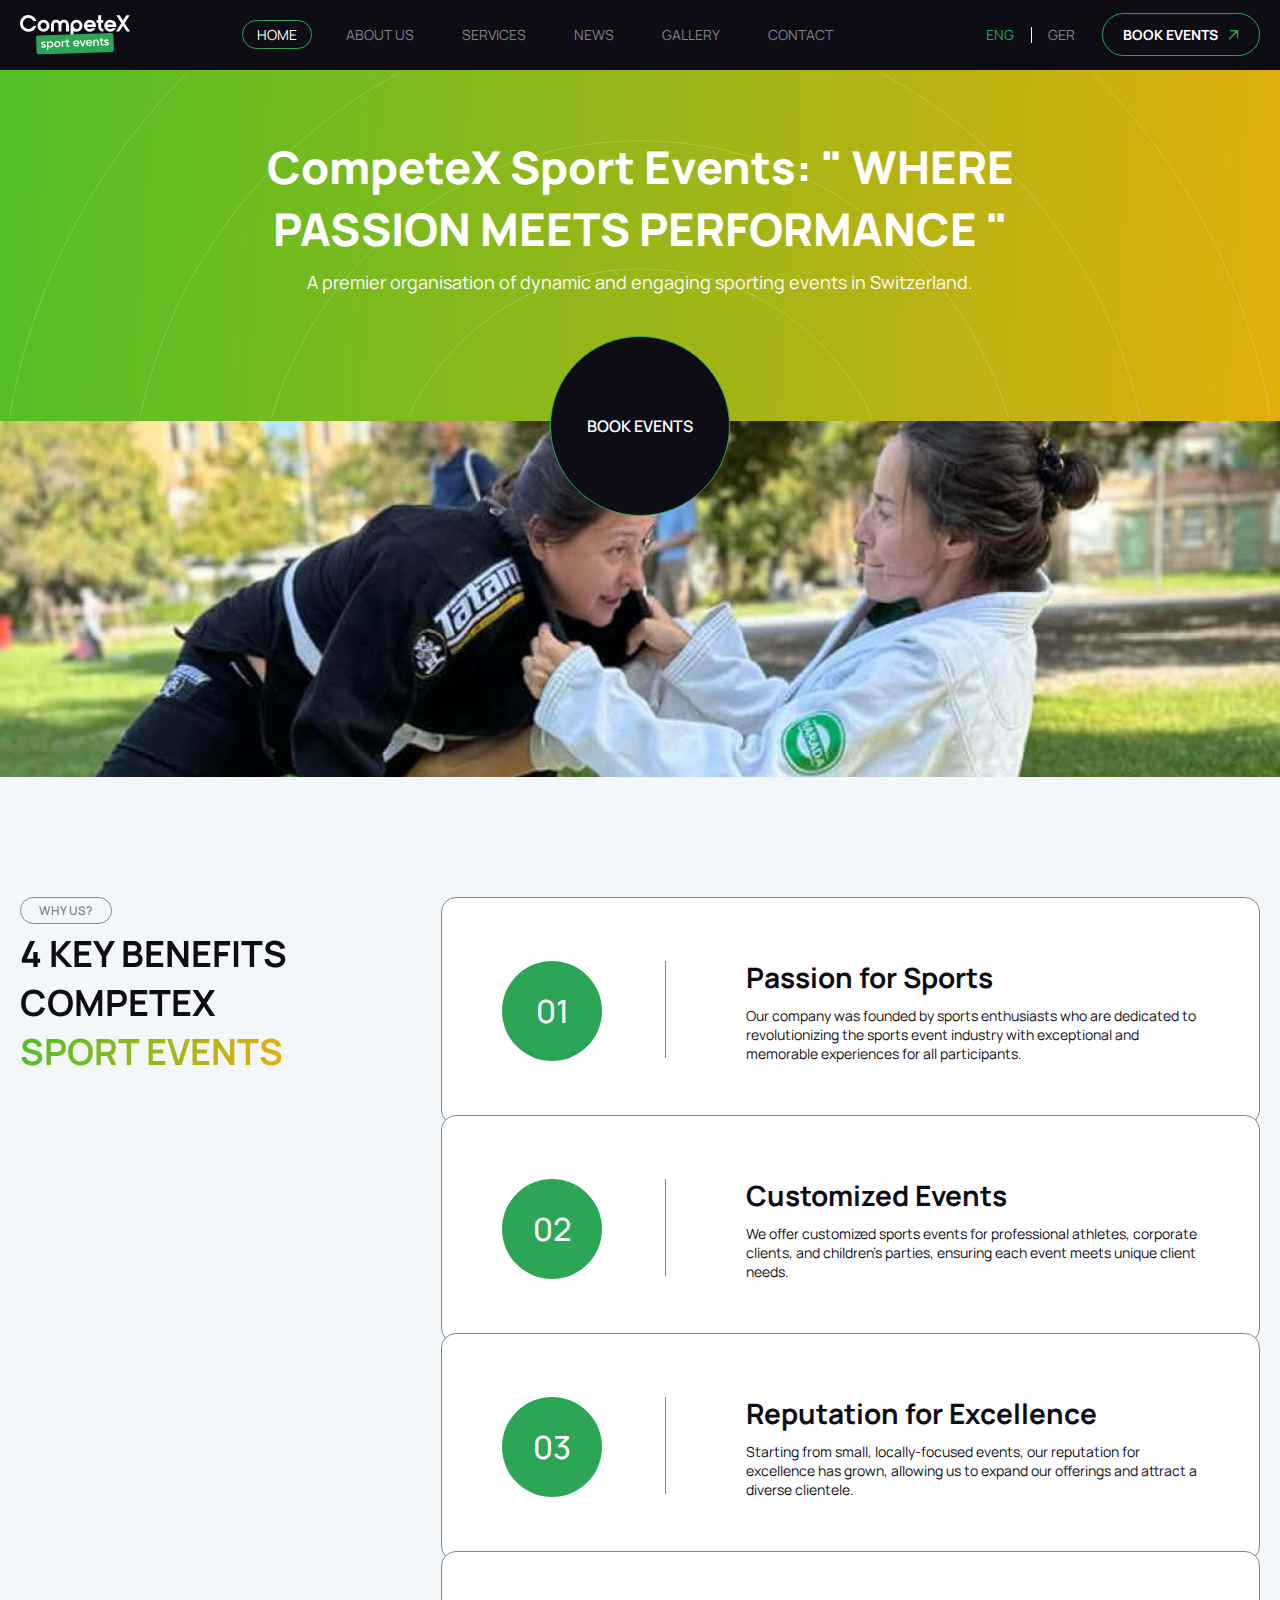
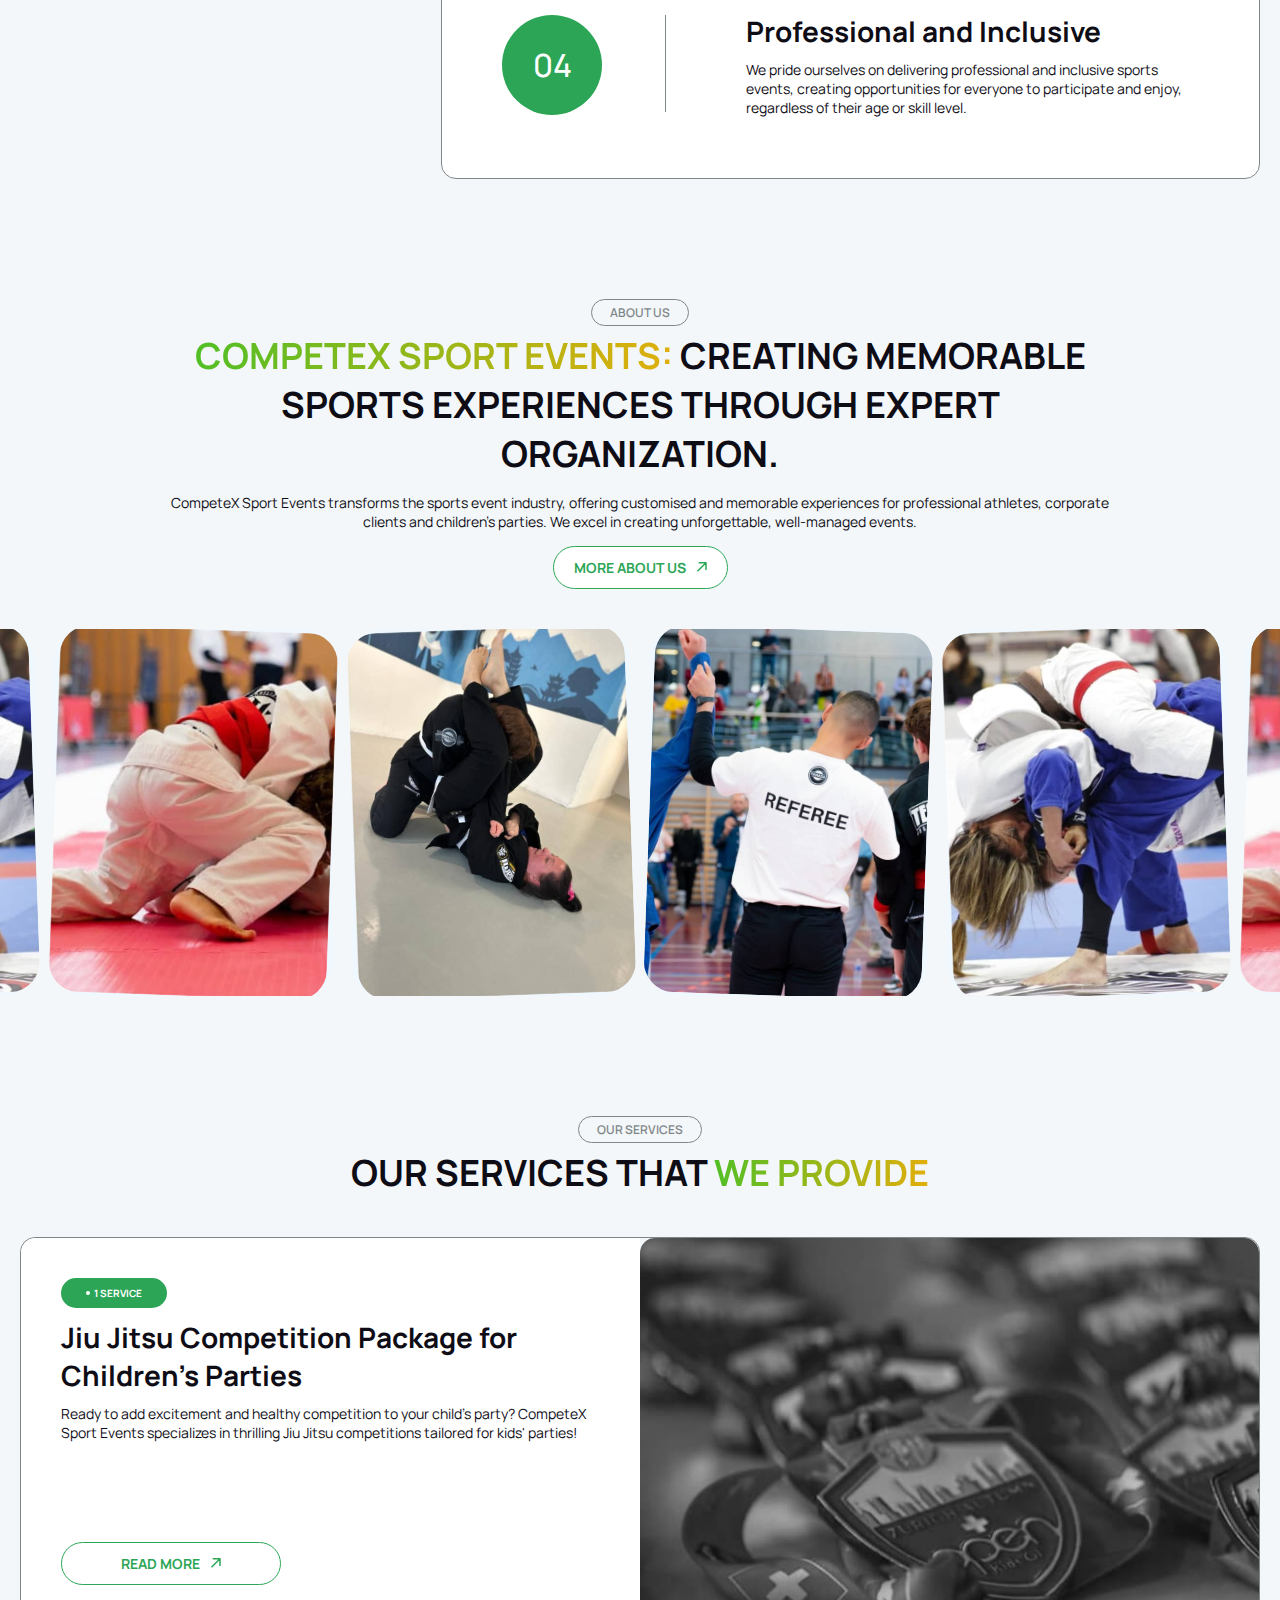
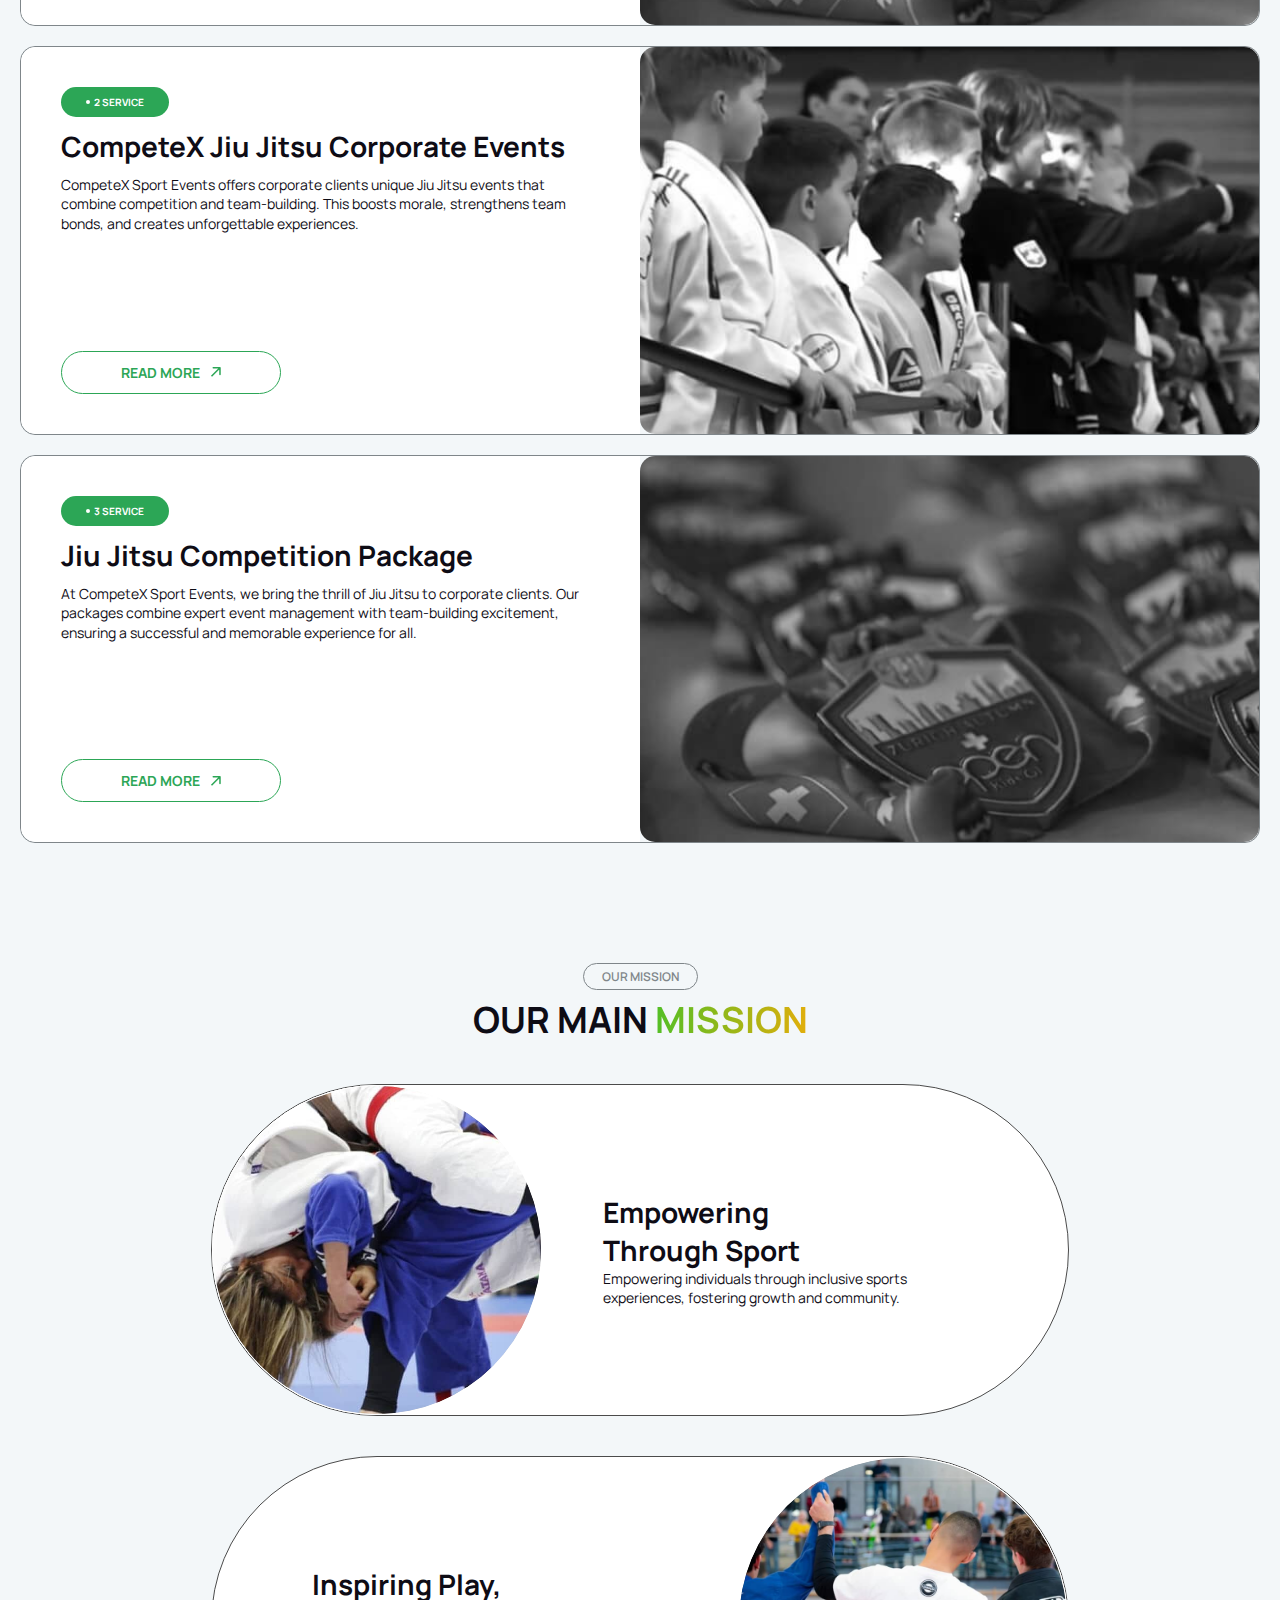
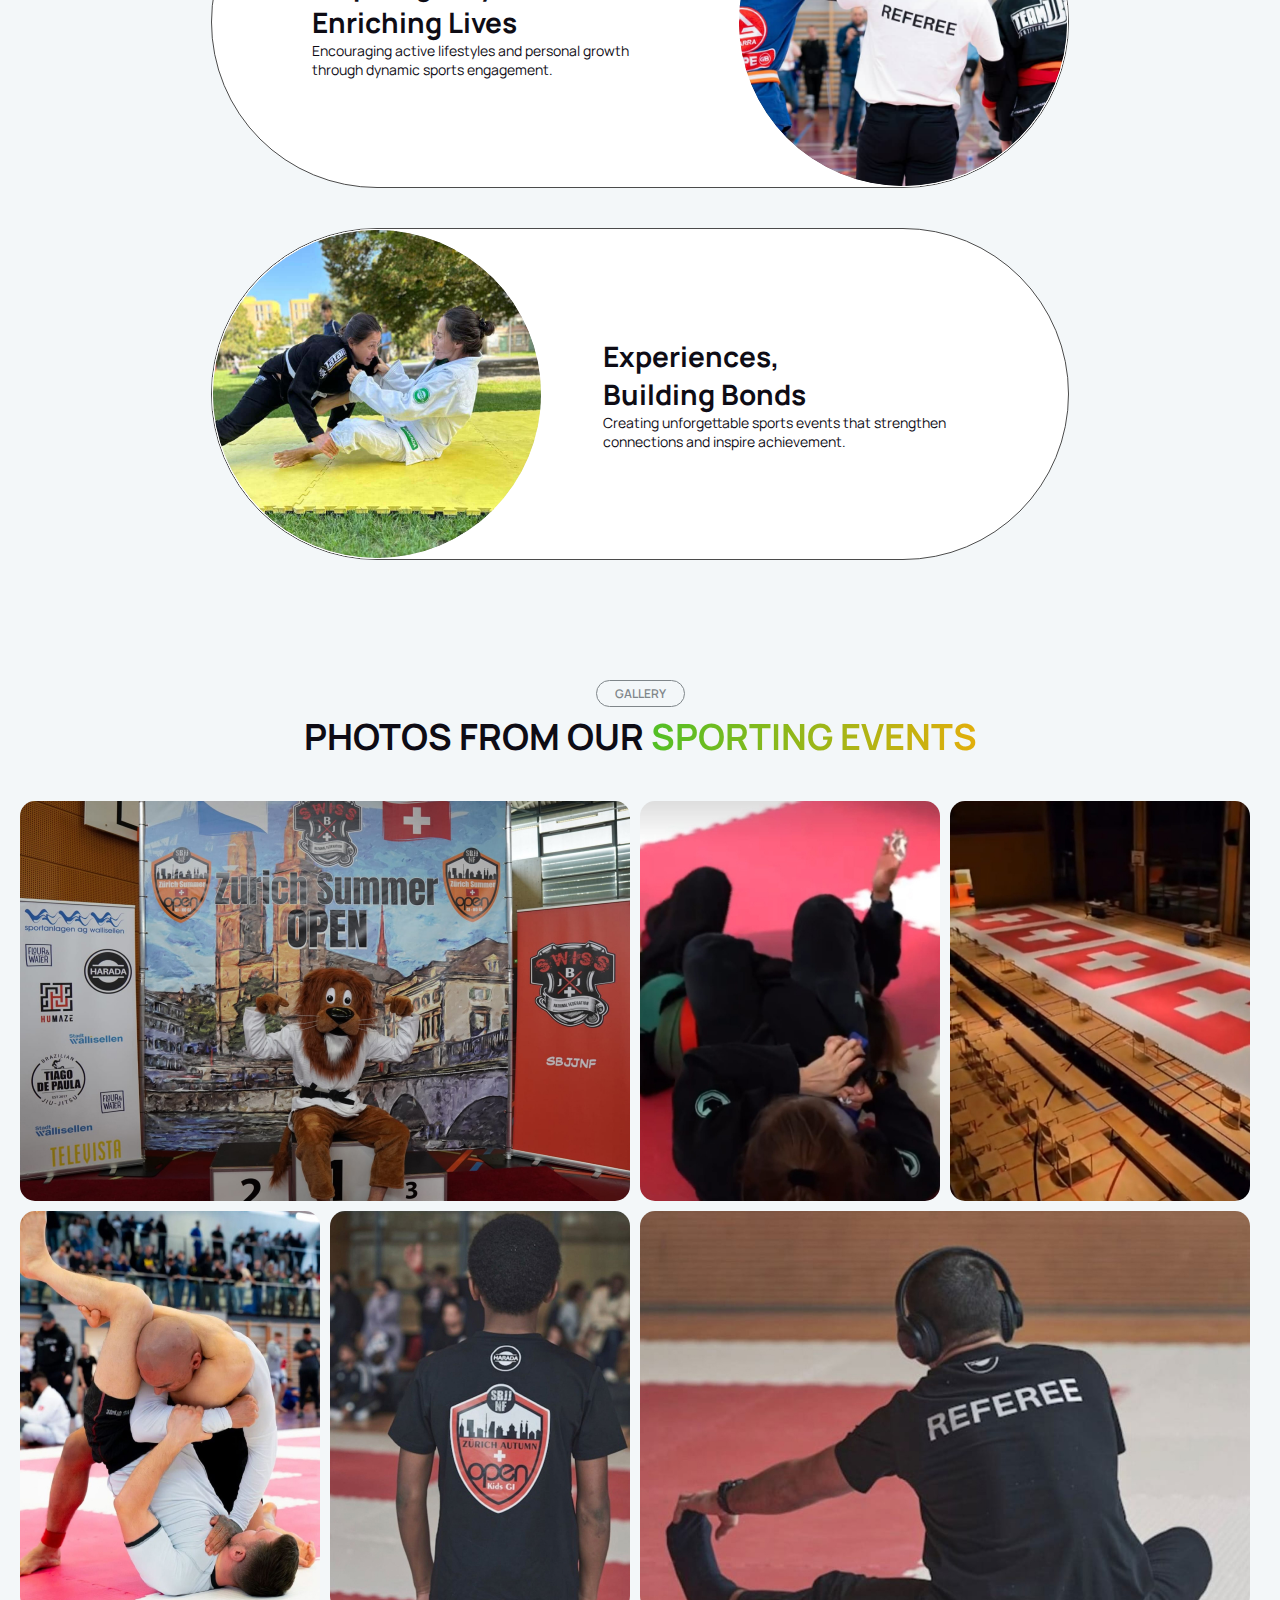
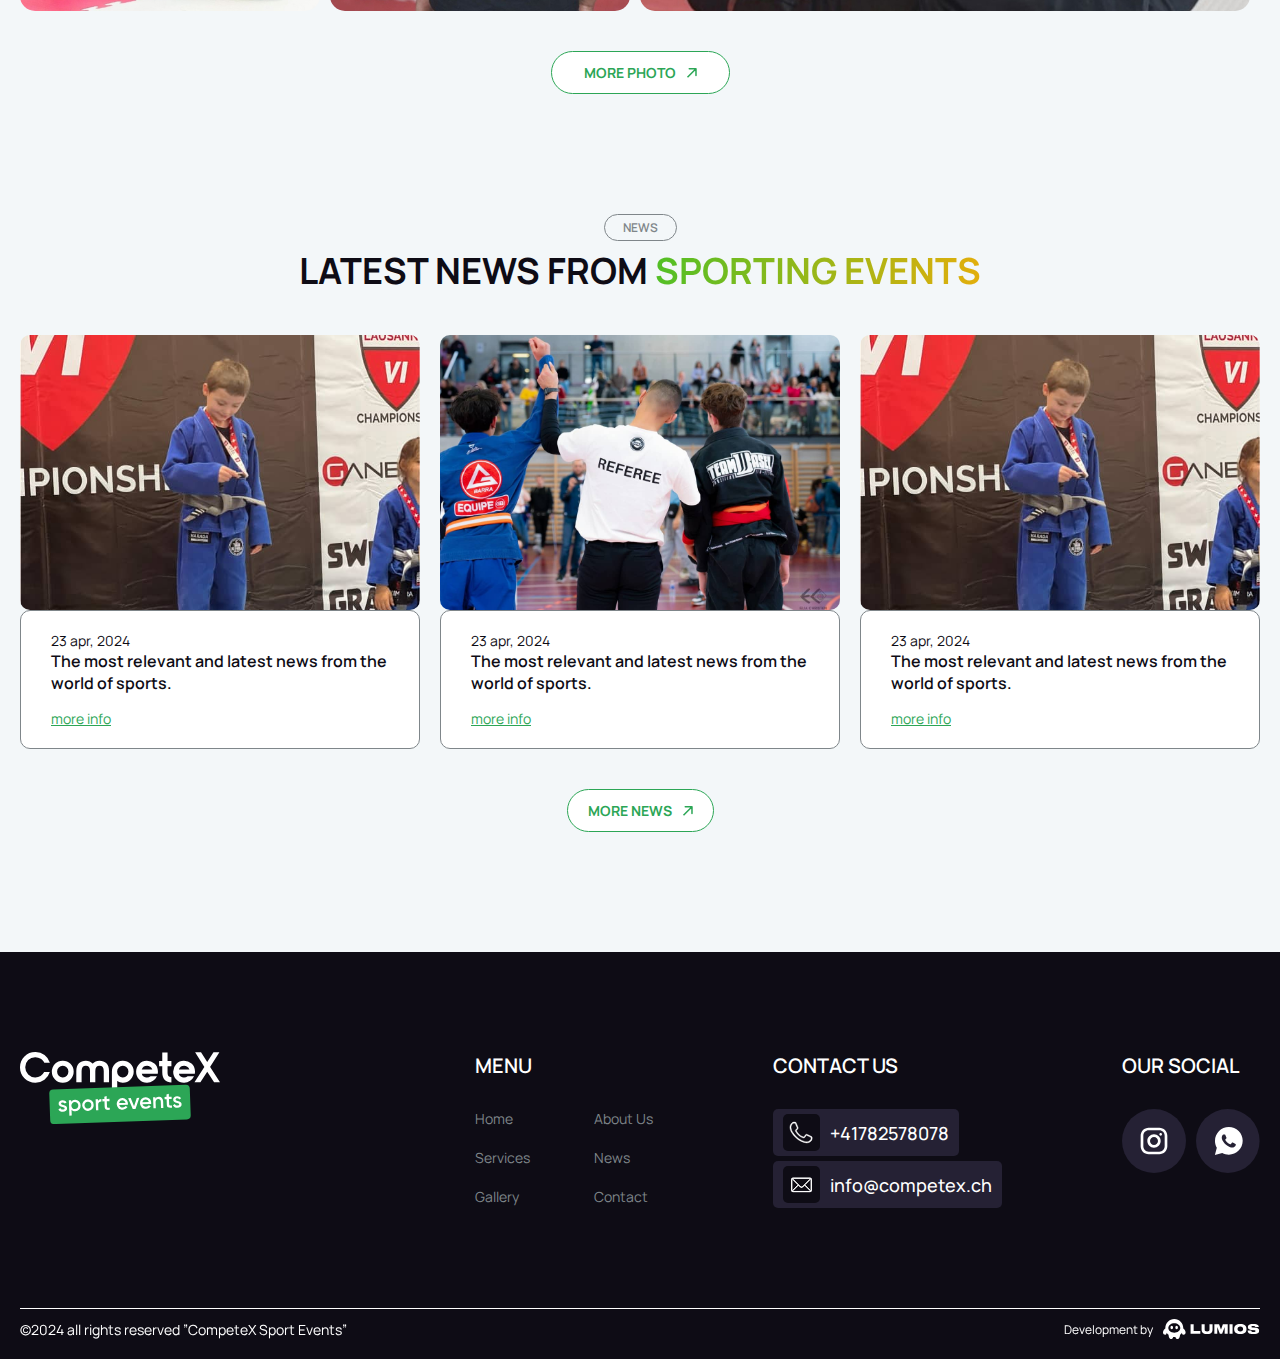
<file: index.html>
<!DOCTYPE html>
<html lang="en">
  <head>
    <meta charset="UTF-8" />
    <meta name="viewport" content="width=device-width, initial-scale=1.0" />
    <link rel="stylesheet" href="./assets/style/swiper.css" />
    <link rel="stylesheet" href="./assets/style/style.css" />
    <title>Document</title>
  </head>
  <body>
    <header class="header">
      <div class="container">
        <div class="header__container">
          <a href="./index.html" class="logo">
            <img src="./assets/images/logo.svg" alt="CompeteX" />
          </a>
          <nav>
            <ul class="menu">
              <li class="current_page_item"><a href="./index.html">Home</a></li>
              <li><a href="./about.html">About Us</a></li>
              <li><a href="./services.html">Services</a></li>
              <li><a href="./news.html">News</a></li>
              <li><a href="./gallery.html">Gallery</a></li>
              <li><a href="./contact.html">Contact</a></li>
              <li>
                <div class="header__book">
                  <div class="switch__btns">
                    <button class="switch__btn active">ENG</button>

                    <button class="switch__btn">GER</button>
                  </div>
                  <a href="./404.html" class="btn">book events
					<svg xmlns="http://www.w3.org/2000/svg" width="11" height="10" viewBox="0 0 11 10" fill="none">
						<path d="M10.2353 0.756907C10.2353 0.342693 9.89949 0.00690642 9.48528 0.00690657L2.73528 0.00690615C2.32107 0.00690615 1.98528 0.342692 1.98528 0.756906C1.98528 1.17112 2.32107 1.50691 2.73528 1.50691H8.73528V7.50691C8.73528 7.92112 9.07107 8.25691 9.48528 8.25691C9.8995 8.25691 10.2353 7.92112 10.2353 7.50691L10.2353 0.756907ZM1.53033 9.77252L10.0156 1.28724L8.95495 0.226576L0.46967 8.71186L1.53033 9.77252Z" fill="#2CA656"/>
						</svg>
				  </a>
                </div>
              </li>
            </ul>
          </nav>
          <div class="header__book">
            <div class="switch__btns">
              <button class="switch__btn active">ENG</button>

              <button class="switch__btn">GER</button>
            </div>
            <a href="./404.html" class="btn">book events
				<svg xmlns="http://www.w3.org/2000/svg" width="11" height="10" viewBox="0 0 11 10" fill="none">
					<path d="M10.2353 0.756907C10.2353 0.342693 9.89949 0.00690642 9.48528 0.00690657L2.73528 0.00690615C2.32107 0.00690615 1.98528 0.342692 1.98528 0.756906C1.98528 1.17112 2.32107 1.50691 2.73528 1.50691H8.73528V7.50691C8.73528 7.92112 9.07107 8.25691 9.48528 8.25691C9.8995 8.25691 10.2353 7.92112 10.2353 7.50691L10.2353 0.756907ZM1.53033 9.77252L10.0156 1.28724L8.95495 0.226576L0.46967 8.71186L1.53033 9.77252Z" fill="#2CA656"/>
				</svg>
			</a>
          </div>
          <div class="burgerBtn">
            <span class="btn-menu-line btn-menu-line1"></span>
            <span class="btn-menu-line btn-menu-line3"></span>
          </div>
        </div>
      </div>
    </header>
    <main>
      <section class="main hero mb-m">
        <div class="hero__container">
          <div class="hero__top">
            <div class="container">
              <h1>
                <span> CompeteX Sport Events:</span>
                " Where Passion Meets Performance "
              </h1>
              <p>
                A premier organisation of dynamic and engaging sporting events
                in Switzerland.
              </p>
              <a href="#" class="hero-link">BOOK EVENTS</a>
            </div>
          </div>
          <div class="hero__bottom">
            <img
              src="./assets/images/mission-img2.jpg"
              alt="CompeteX Sport Events"
            />
          </div>
        </div>
      </section>
      <section class="advantages mb-m">
        <div class="container">
          <div class="advantages__container">
            <div class="advantages__content title scrolling__title">
              <div>why us?</div>
              <h2>4 key benefits competex <span>sport events</span></h2>
            </div>
            <div class="advantages__scrolling scrolling">
              <div class="advantages__scrolling_item scrolling_item">
                <div class="advantages__scrolling_item-count scrolling_item-count">01</div>
                <div class="advantages__scrolling_item-content scrolling_item-content">
                  <h3>Passion for Sports</h3>
                  <p>
                    Our company was founded by sports enthusiasts who are
                    dedicated to revolutionizing the sports event industry with
                    exceptional and memorable experiences for all participants.
                  </p>
                </div>
              </div>
              <div class="advantages__scrolling_item scrolling_item">
                <div class="advantages__scrolling_item-count scrolling_item-count">02</div>
                <div class=" advantages__scrolling_item-content scrolling_item-content">
                  <h3>Customized Events</h3>
                  <p>
                    We offer customized sports events for professional athletes,
                    corporate clients, and children's parties, ensuring each
                    event meets unique client needs.
                  </p>
                </div>
              </div>
              <div class="advantages__scrolling_item scrolling_item">
                <div class=" advantages__scrolling_item-count scrolling_item-count">03</div>
                <div class="advantages__scrolling_item-content scrolling_item-content">
                  <h3>Reputation for Excellence</h3>
                  <p>
                    Starting from small, locally-focused events, our reputation
                    for excellence has grown, allowing us to expand our
                    offerings and attract a diverse clientele.
                  </p>
                </div>
              </div>
              <div class="advantages__scrolling_item scrolling_item">
                <div class="advantages__scrolling_item-count scrolling_item-count">04</div>
                <div class="advantages__scrolling_item-content scrolling_item-content">
                  <h3>Professional and Inclusive</h3>
                  <p>
                    We pride ourselves on delivering professional and inclusive
                    sports events, creating opportunities for everyone to
                    participate and enjoy, regardless of their age or skill
                    level.
                  </p>
                </div>
              </div>
            </div>
          </div>
        </div>
      </section>
      <section class=" move mb-m">
        <div class="container">
          <div class=" move__top title">
            <div>about us</div>
            <h2>
              <span> CompeteX Sport Events: </span>Creating memorable sports
              experiences through expert organization.
            </h2>
            <p>CompeteX Sport Events transforms the sports event industry, offering customised and memorable experiences for professional athletes, corporate clients and children's parties. We excel in creating unforgettable, well-managed events.</p>
            <a href="./about.html" class="btn">More about us
				<svg xmlns="http://www.w3.org/2000/svg" width="11" height="10" viewBox="0 0 11 10" fill="none">
					<path d="M10.7353 0.757395C10.7353 0.343181 10.3995 0.0073947 9.98528 0.00739485L3.23528 0.00739443C2.82107 0.00739443 2.48528 0.343181 2.48528 0.757395C2.48528 1.17161 2.82107 1.50739 3.23528 1.50739H9.23528V7.50739C9.23528 7.92161 9.57107 8.25739 9.98528 8.25739C10.3995 8.25739 10.7353 7.92161 10.7353 7.50739L10.7353 0.757395ZM2.03033 9.77301L10.5156 1.28772L9.45495 0.227064L0.96967 8.71235L2.03033 9.77301Z" fill="#2CA656"/>
					</svg>
			</a>
          </div>
        </div>
        <div class=" move__slider">
          <div class="swiper  moveSlider">
            <div class="swiper-wrapper">
              <div class="swiper-slide  move-slide">
                <img src="./assets/images/mission-img3.jpg" alt="about image" />
              </div>
              <div class="swiper-slide  move-slide">
                <img src="./assets/images/slide-img2.jpg" alt="about image" />
              </div>
              <div class="swiper-slide  move-slide">
                <img src="./assets/images/slide-img3.jpg" alt="about image" />
              </div>
              <div class="swiper-slide  move-slide">
                <img src="./assets/images/slide-img4.jpg" alt="about image" />
              </div>
              <div class="swiper-slide  move-slide">
                <img src="./assets/images/mission-img3.jpg" alt="about image" />
              </div>
              <div class="swiper-slide  move-slide">
                <img src="./assets/images/slide-img2.jpg" alt="about image" />
              </div>
              <div class="swiper-slide  move-slide">
                <img src="./assets/images/slide-img3.jpg" alt="about image" />
              </div>
              <div class="swiper-slide  move-slide">
                <img src="./assets/images/slide-img4.jpg" alt="about image" />
              </div>
              
              <div class="swiper-slide  move-slide">
                <img src="./assets/images/mission-img3.jpg" alt="about image" />
              </div>
              <div class="swiper-slide  move-slide">
                <img src="./assets/images/slide-img2.jpg" alt="about image" />
              </div>
              <div class="swiper-slide  move-slide">
                <img src="./assets/images/slide-img3.jpg" alt="about image" />
              </div>
              <div class="swiper-slide  move-slide">
                <img src="./assets/images/slide-img4.jpg" alt="about image" />
              </div>
              
              <div class="swiper-slide  move-slide">
                <img src="./assets/images/mission-img3.jpg" alt="about image" />
              </div>
              <div class="swiper-slide  move-slide">
                <img src="./assets/images/slide-img2.jpg" alt="about image" />
              </div>
              <div class="swiper-slide  move-slide">
                <img src="./assets/images/slide-img3.jpg" alt="about image" />
              </div>
              <div class="swiper-slide  move-slide">
                <img src="./assets/images/slide-img4.jpg" alt="about image" />
              </div>
              
            </div>
          </div>
        </div>
      </section>
      <section class="services mb-m">
        <div class="container">
          <div class="services__container">
            <div class="services__title title">
              <div>our services</div>
              <h2>our services that <span>we provide</span></h2>
            </div>
            <div class="services__wrap">
              <div class="services__item">
                <div class="services__item_content">
                  <div class="service_count green">1 service</div>
                  <h3>Jiu Jitsu Competition Package for Children's Parties</h3>
                  <p>Ready to add excitement and healthy competition to your child's party? CompeteX Sport Events specializes in thrilling Jiu Jitsu competitions tailored for kids' parties!</p>
                  <a href="./service-page.html" class="btn">read more
					<svg xmlns="http://www.w3.org/2000/svg" width="11" height="10" viewBox="0 0 11 10" fill="none">
						<path d="M10.7353 0.757395C10.7353 0.343181 10.3995 0.0073947 9.98528 0.00739485L3.23528 0.00739443C2.82107 0.00739443 2.48528 0.343181 2.48528 0.757395C2.48528 1.17161 2.82107 1.50739 3.23528 1.50739H9.23528V7.50739C9.23528 7.92161 9.57107 8.25739 9.98528 8.25739C10.3995 8.25739 10.7353 7.92161 10.7353 7.50739L10.7353 0.757395ZM2.03033 9.77301L10.5156 1.28772L9.45495 0.227064L0.96967 8.71235L2.03033 9.77301Z" fill="#2CA656"/>
						</svg>
				  </a>
                </div>
                <div class="services__item_img">
                  <img
                    src="./assets/images/services-img1.jpg"
                    alt="Jiu Jitsu Competition Package for Children's Parties"
                  />
                </div>
              </div>
              <div class="services__item">
                <div class="services__item_content">
                  <div class="service_count green">2 service</div>
                  <h3>CompeteX Jiu Jitsu Corporate Events</h3>
                  <p>CompeteX Sport Events offers corporate clients unique Jiu Jitsu events that combine competition and team-building. This boosts morale, strengthens team bonds, and creates unforgettable experiences.</p>
                  <a href="./service-page.html" class="btn">read more
					<svg xmlns="http://www.w3.org/2000/svg" width="11" height="10" viewBox="0 0 11 10" fill="none">
						<path d="M10.7353 0.757395C10.7353 0.343181 10.3995 0.0073947 9.98528 0.00739485L3.23528 0.00739443C2.82107 0.00739443 2.48528 0.343181 2.48528 0.757395C2.48528 1.17161 2.82107 1.50739 3.23528 1.50739H9.23528V7.50739C9.23528 7.92161 9.57107 8.25739 9.98528 8.25739C10.3995 8.25739 10.7353 7.92161 10.7353 7.50739L10.7353 0.757395ZM2.03033 9.77301L10.5156 1.28772L9.45495 0.227064L0.96967 8.71235L2.03033 9.77301Z" fill="#2CA656"/>
						</svg>
				  </a>
                </div>
                <div class="services__item_img">
                  <img
                    src="./assets/images/services-img2.jpg"
                    alt="CompeteX Jiu Jitsu Corporate Events"
                  />
                </div>
              </div>
              <div class="services__item">
                <div class="services__item_content">
                  <div class="service_count green">3 service</div>
                  <h3>Jiu Jitsu Competition Package</h3>
                  <p>At CompeteX Sport Events, we bring the thrill of Jiu Jitsu to corporate clients. Our packages combine expert event management with team-building excitement, ensuring a successful and memorable experience for all.</p>
                  <a href="./service-page.html" class="btn">read more
					<svg xmlns="http://www.w3.org/2000/svg" width="11" height="10" viewBox="0 0 11 10" fill="none">
						<path d="M10.7353 0.757395C10.7353 0.343181 10.3995 0.0073947 9.98528 0.00739485L3.23528 0.00739443C2.82107 0.00739443 2.48528 0.343181 2.48528 0.757395C2.48528 1.17161 2.82107 1.50739 3.23528 1.50739H9.23528V7.50739C9.23528 7.92161 9.57107 8.25739 9.98528 8.25739C10.3995 8.25739 10.7353 7.92161 10.7353 7.50739L10.7353 0.757395ZM2.03033 9.77301L10.5156 1.28772L9.45495 0.227064L0.96967 8.71235L2.03033 9.77301Z" fill="#2CA656"/>
						</svg>
				  </a>
                </div>
                <div class="services__item_img">
                  <img
                    src="./assets/images/services-img1.jpg"
                    alt="Jiu Jitsu Competition Package"
                  />
                </div>
              </div>
            </div>
          </div>
        </div>
      </section>
      <section class="mission mb-m">
        <div class="container">
          <div class="mission__container">
            <div class="mission__title title">
              <div>our mission</div>
              <h2>our main <span>mission</span></h2>
            </div>
            <div class="mission__items">
              <div class="mission__item double__img-item">
                <div class="mission__item_images double__img-item-images">
                  <img
                    src="./assets/images/slide-img2.jpg"
                    alt="Empowering Through Sport"
                  />
                  <img
                    src="./assets/images/slide-img2.jpg"
                    alt="Empowering Through Sport"
                  />
                </div>
                <div class="mission__item_content double__img_content">
                  <h3>Empowering Through Sport</h3>
                  <p>
                    Empowering individuals through inclusive sports experiences,
                    fostering growth and community.
                  </p>
                </div>
              </div>
              <div class="mission__item double__img-item">
                <div class="mission__item_images double__img-item-images">
					<img
                    src="./assets/images/mission-img3.jpg"
                    alt="Empowering Through Sport"
                  />
                  <img
                    src="./assets/images/mission-img3.jpg"
                    alt="Empowering Through Sport"
                  />
                </div>
                <div class="mission__item_content double__img_content">
                  <h3>Inspiring Play, Enriching Lives</h3>
                  <p>
                    Encouraging active lifestyles and personal growth through
                    dynamic sports engagement.
                  </p>
                </div>
              </div>
              <div class="mission__item double__img-item">
                <div class="mission__item_images double__img-item-images">
					<img
                    src="./assets/images/mission-img2.jpg"
                    alt="Empowering Through Sport"
                  />
                  <img
                    src="./assets/images/mission-img2.jpg"
                    alt="Empowering Through Sport"
                  />
					
					
                </div>
                <div class="mission__item_content double__img_content">
                  <h3>Experiences, Building Bonds</h3>
                  <p>
                    Creating unforgettable sports events that strengthen
                    connections and inspire achievement.
                  </p>
                </div>
              </div>
            </div>
          </div>
        </div>
      </section>
      <section class="gallery mb-m">
        <div class="container">
          <div class="gallery__container">
            <div class="gallery__title title">
              <div>GALLERY</div>
              <h2>Photos from our <span>sporting events</span></h2>
            </div>
            <div class="gallery__images">
             <img src="./assets/images/gallery-img1.jpg" alt="events image">
             <img src="./assets/images/gallery-img3.jpg" alt="events image">
             <img src="./assets/images/gallery-img4.jpg" alt="events image">
             <img src="./assets/images/gallery-img5.jpg" alt="events image">
             <img src="./assets/images/gallery-img6.jpg" alt="events image">
             <img src="./assets/images/gallery-img7.jpg" alt="events image">
            </div>
            <a href="./gallery.html" class="btn">more photo
				<svg xmlns="http://www.w3.org/2000/svg" width="11" height="10" viewBox="0 0 11 10" fill="none">
					<path d="M10.7353 0.757395C10.7353 0.343181 10.3995 0.0073947 9.98528 0.00739485L3.23528 0.00739443C2.82107 0.00739443 2.48528 0.343181 2.48528 0.757395C2.48528 1.17161 2.82107 1.50739 3.23528 1.50739H9.23528V7.50739C9.23528 7.92161 9.57107 8.25739 9.98528 8.25739C10.3995 8.25739 10.7353 7.92161 10.7353 7.50739L10.7353 0.757395ZM2.03033 9.77301L10.5156 1.28772L9.45495 0.227064L0.96967 8.71235L2.03033 9.77301Z" fill="#2CA656"/>
					</svg>
			</a>
          </div>
        </div>
      </section>
      <section class="news mb-m">
        <div class="container">
          <div class="news__container">
            <div class="news__title title">
              <div>NEWS</div>
              <h2>latest news from <span>sporting events</span></h2>
            </div>
            <div class="news__wrap">
              <div class="news__item">
                <a href="./post.html" class="news__link">
                  <img src="./assets/images/mission-img1.jpg" alt="news" />
                </a>
                <div class="news__item_bottom">
                  <span class="news__date">23 apr, 2024</span>
                  <p>
                    The most relevant and latest news from the world of sports.
                  </p>
                  <a href="./post.html" class="news__more">more info</a>
                </div>
              </div>
              <div class="news__item">
                <a href="./post.html" class="news__link">
                  <img src="./assets/images/mission-img3.jpg" alt="news" />
                </a>
                <div class="news__item_bottom">
                  <span class="news__date">23 apr, 2024</span>
                  <p>
                    The most relevant and latest news from the world of sports.
                  </p>
                  <a href="./post.html" class="news__more">more info</a>
                </div>
              </div>
              <div class="news__item">
                <a href="./post.html" class="news__link">
                  <img src="./assets/images/mission-img1.jpg" alt="news" />
                </a>
                <div class="news__item_bottom">
                  <span class="news__date">23 apr, 2024</span>
                  <p>
                    The most relevant and latest news from the world of sports.
                  </p>
                  <a href="./post.html" class="news__more">more info</a>
                </div>
              </div>
            </div>
            <a href="#" class="btn"> More news
				<svg xmlns="http://www.w3.org/2000/svg" width="11" height="10" viewBox="0 0 11 10" fill="none">
					<path d="M10.7353 0.757395C10.7353 0.343181 10.3995 0.0073947 9.98528 0.00739485L3.23528 0.00739443C2.82107 0.00739443 2.48528 0.343181 2.48528 0.757395C2.48528 1.17161 2.82107 1.50739 3.23528 1.50739H9.23528V7.50739C9.23528 7.92161 9.57107 8.25739 9.98528 8.25739C10.3995 8.25739 10.7353 7.92161 10.7353 7.50739L10.7353 0.757395ZM2.03033 9.77301L10.5156 1.28772L9.45495 0.227064L0.96967 8.71235L2.03033 9.77301Z" fill="#2CA656"/>
					</svg>
			</a>
          </div>
        </div>
      </section>
    </main>
    <footer class="footer">
      <div class="container">
        <div class="footer__container">
          <a href="./index.html" class="logo">
            <img src="./assets/images/logo.svg" alt="CompeteX" />
          </a>
          <div class="footer__info">
            <div class="footer__nav">
              <div>MENU</div>
              <ul class="menu">
                <li><a href="./index.html">Home</a></li>
                <li><a href="./about.html">About Us</a></li>
                <li><a href="./services.html">Services</a></li>
                <li><a href="./news.html">News</a></li>
                <li><a href="./gallery.html">Gallery</a></li>
                <li><a href="./contact.html">Contact</a></li>
              </ul>
            </div>

            <div class="footer__contact">
              <div>CONTACT US</div>
              <a href="tel:+41782578078" target="_blank">
                <svg
                  xmlns="http://www.w3.org/2000/svg"
                  width="37"
                  height="37"
                  viewBox="0 0 37 37"
                  fill="none"
                >
                  <rect width="37" height="37" rx="5" fill="#0e0c15" />
                  <path
                    d="M29.0752 23.0139C28.8277 22.6505 28.4649 22.3811 28.0454 22.2495L27.8543 22.1645C27.1323 21.8036 24.7223 20.6144 24.2233 20.434C23.5303 20.1179 22.7103 20.3684 22.3123 21.0179L21.9938 21.4638C21.6629 21.9275 21.3086 22.374 20.9321 22.8015C20.8366 22.8793 20.7205 22.9277 20.5981 22.9409C20.4756 22.9541 20.3519 22.9315 20.242 22.8758L20.0509 22.8015C18.6261 22.2366 17.3165 21.4162 16.1864 20.3809C15.1281 19.3962 14.21 18.2709 13.4578 17.0366L13.3835 16.9304C13.2774 16.7181 13.288 16.6862 13.5322 16.3996C13.7764 16.1129 13.8082 16.0917 13.9462 15.9536C14.0842 15.8156 14.201 15.6988 14.3497 15.5183L14.562 15.2848C14.7497 15.0703 14.9069 14.8309 15.0292 14.5735C15.1323 14.3497 15.1794 14.1043 15.1665 13.8583C15.1535 13.6123 15.0809 13.3731 14.9549 13.1614L14.6045 12.3121C14.2223 11.399 13.6596 9.97638 13.3624 9.29687C12.9165 8.3095 12.513 8.129 11.7486 8.09714H11.1434C10.7328 8.07795 10.3225 8.14031 9.9362 8.28063C9.54987 8.42095 9.19518 8.63645 8.89262 8.91466L8.79707 9.01021C8.1913 9.61006 7.71412 10.3271 7.39467 11.1175C7.07521 11.9078 6.92018 12.7551 6.93903 13.6074C7.10428 15.6891 7.87981 17.676 9.16858 19.3192L9.24288 19.436C10.7293 21.6231 13.8931 25.5619 18.3097 27.3987C20.0175 28.2406 21.869 28.7521 23.7668 28.9062C24.1489 28.9048 24.5298 28.8621 24.9028 28.7788C26.4741 28.4285 28.3108 27.3243 28.8204 25.891C29.2254 24.9877 29.3151 23.9744 29.0752 23.0139ZM27.8224 25.5301C27.4827 26.1065 27.022 26.6024 26.4722 26.9836C25.9223 27.3649 25.2963 27.6224 24.6374 27.7384C23.8624 27.8976 22.8113 28.1206 18.6707 26.4113C14.5301 24.7019 11.4937 20.9223 10.071 18.8415L9.96484 18.6822C8.84211 17.2111 8.1609 15.451 8.00071 13.6074C7.982 12.883 8.11389 12.1627 8.38802 11.492C8.66215 10.8213 9.07255 10.2148 9.59324 9.71098L9.67819 9.61542C10.0895 9.2783 10.6123 9.10781 11.1433 9.13766H11.7166C12.1307 9.13766 12.1519 9.13766 12.3961 9.70038C12.6403 10.2631 13.2561 11.8238 13.6277 12.6943L14.0099 13.618C14.1585 13.8834 14.1267 14.0215 14.0842 14.1276C13.9985 14.3086 13.8877 14.4766 13.7551 14.6266L13.5958 14.8283L13.2561 15.1893C13.0968 15.3485 12.9482 15.5078 12.7783 15.7095C12.3012 16.163 12.204 16.8874 12.5447 17.4507L12.6297 17.5887C13.4324 18.911 14.411 20.1182 15.5387 21.1772C16.7595 22.2911 18.1735 23.1726 19.7111 23.7783L19.9022 23.8527C20.2113 23.993 20.5557 24.0357 20.8897 23.9749C21.2236 23.9142 21.531 23.753 21.7708 23.5129C22.1495 23.0504 22.5039 22.5684 22.8325 22.069L23.151 21.6231C23.1777 21.5623 23.217 21.5079 23.2664 21.4635C23.3158 21.4191 23.3741 21.3857 23.4374 21.3656C23.5007 21.3455 23.5675 21.3391 23.6335 21.3469C23.6994 21.3547 23.763 21.3765 23.8199 21.4108C24.1596 21.5382 25.8371 22.345 27.3659 23.0988L27.5676 23.1944C27.7551 23.2719 27.9362 23.3642 28.109 23.4704C28.1784 24.17 28.0802 24.876 27.8224 25.5301Z"
                    fill="white"
                    stroke="white"
                    stroke-width="0.4"
                  />
                </svg>
                +41782578078
              </a>
              <a href="mailto:info@competex.ch">
                <svg
                  xmlns="http://www.w3.org/2000/svg"
                  width="37"
                  height="37"
                  viewBox="0 0 37 37"
                  fill="none"
                >
                  <rect width="37" height="37" rx="5" fill="#0E0C15" />
                  <path
                    d="M27.1503 13.135L27.9186 12.3641C27.9753 12.4106 28.028 12.4617 28.0764 12.5168L27.3326 13.2629L22.0862 18.5264L21.7344 18.8794L22.0862 19.2324L27.3326 24.4959L28.0764 25.242C28.0281 25.2971 27.9753 25.3482 27.9186 25.3947L27.1503 24.6238L21.9336 19.3902L21.5795 19.0349L21.2254 19.3902L19.4821 21.1391C19.4821 21.1391 19.4821 21.1391 19.4821 21.1391C18.9633 21.6595 18.0369 21.6597 17.5179 21.1391L15.7747 19.3901L15.4206 19.0349L15.0664 19.3901L9.84973 24.6238L9.0814 25.3947C9.02474 25.3482 8.97196 25.2971 8.92364 25.242L9.66736 24.4959L14.9138 19.2324L15.2656 18.8794L14.9138 18.5264L9.66736 13.2629L8.92361 12.5168C8.97193 12.4617 9.02471 12.4106 9.08137 12.3641L9.84973 13.135L17.6734 20.9841L18.0275 20.6311L17.6734 20.9841C17.9061 21.2176 18.2212 21.3106 18.5001 21.3105C18.779 21.3105 19.094 21.2175 19.3266 20.9841L19.3266 20.9841L27.1503 13.135ZM27.077 12.0625C27.3461 12.0625 27.5973 12.1433 27.8072 12.282H26.7961H10.2039H9.19268C9.40261 12.1433 9.65378 12.0625 9.92297 12.0625H27.077ZM28.1868 13.6159V12.6614C28.3254 12.871 28.4062 13.1221 28.4062 13.3917V24.3671C28.4062 24.6367 28.3254 24.8878 28.1868 25.0975V24.1429V13.6159ZM26.7961 25.4768H27.8073C27.5974 25.6155 27.3462 25.6963 27.077 25.6963H9.92297C9.65388 25.6963 9.40271 25.6155 9.19276 25.4768H10.2039H26.7961ZM8.81323 25.0974C8.67463 24.8878 8.59375 24.6367 8.59375 24.3671V13.3917C8.59375 13.1221 8.67462 12.871 8.81323 12.6613V13.6159V24.1429V25.0974Z"
                    fill="white"
                    stroke="white"
                  />
                </svg>
                info@competex.ch
              </a>
            </div>
            <div class="footer__social">
              <div>OUR SOCIAL</div>
              <div class="socials">
                <a href="#" target="_blank">
                  <svg
                    xmlns="http://www.w3.org/2000/svg"
                    width="48"
                    height="48"
                    viewBox="0 0 48 48"
                    fill="none"
                  >
                    <ellipse cx="24" cy="24" rx="24" ry="24" fill="#252134" />
                    <path
                      fill-rule="evenodd"
                      clip-rule="evenodd"
                      d="M28 16H20C17.7909 16 16 17.7909 16 20V28C16 30.2091 17.7909 32 20 32H28C30.2091 32 32 30.2091 32 28V20C32 17.7909 30.2091 16 28 16ZM20 14C16.6863 14 14 16.6863 14 20V28C14 31.3137 16.6863 34 20 34H28C31.3137 34 34 31.3137 34 28V20C34 16.6863 31.3137 14 28 14H20Z"
                      fill="white"
                    />
                    <path
                      d="M29.002 19.9998C29.5543 19.9998 30.002 19.552 30.002 18.9998C30.002 18.4475 29.5543 17.9998 29.002 17.9998C28.4497 17.9998 28.002 18.4475 28.002 18.9998C28.002 19.552 28.4497 19.9998 29.002 19.9998Z"
                      fill="white"
                    />
                    <path
                      fill-rule="evenodd"
                      clip-rule="evenodd"
                      d="M29 23.999C29 26.7604 26.7614 28.999 24 28.999C21.2386 28.999 19 26.7604 19 23.999C19 21.2376 21.2386 18.999 24 18.999C26.7614 18.999 29 21.2376 29 23.999ZM27 23.999C27 25.6559 25.6569 26.999 24 26.999C22.3431 26.999 21 25.6559 21 23.999C21 22.3421 22.3431 20.999 24 20.999C25.6569 20.999 27 22.3421 27 23.999Z"
                      fill="white"
                    />
                  </svg>
                </a>
                <a href="#">
                  <svg
                    xmlns="http://www.w3.org/2000/svg"
                    width="48"
                    height="48"
                    viewBox="0 0 48 48"
                    fill="none"
                  >
                    <ellipse
                      cx="23.8481"
                      cy="24"
                      rx="23.8481"
                      ry="24"
                      fill="#252134"
                    />
                    <path
                      d="M31.9735 16.5625C30.0104 14.5937 27.3929 13.5 24.63 13.5C18.8861 13.5 14.2329 18.1667 14.2329 23.9271C14.2329 25.75 14.7418 27.5729 15.6143 29.1041L14.1602 34.5L19.6859 33.0416C21.2128 33.8437 22.8851 34.2812 24.63 34.2812C30.3739 34.2812 35.0272 29.6146 35.0272 23.8542C34.9545 21.1562 33.9366 18.5312 31.9735 16.5625ZM29.6469 27.6458C29.4287 28.2291 28.4108 28.8125 27.9019 28.8854C27.4656 28.9583 26.884 28.9583 26.3023 28.8125C25.9388 28.6666 25.4298 28.5208 24.8482 28.2292C22.2307 27.1354 20.5584 24.5104 20.413 24.2917C20.2676 24.1458 19.3224 22.9062 19.3224 21.5937C19.3224 20.2812 19.9768 19.6979 20.1949 19.4062C20.413 19.1146 20.7038 19.1146 20.922 19.1146C21.0674 19.1146 21.2855 19.1146 21.4309 19.1146C21.5763 19.1146 21.7944 19.0417 22.0126 19.5521C22.2307 20.0625 22.7396 21.375 22.8124 21.4479C22.8851 21.5937 22.8851 21.7396 22.8124 21.8854C22.7396 22.0312 22.6669 22.1771 22.5215 22.3229C22.3761 22.4687 22.2307 22.6875 22.158 22.7604C22.0126 22.9062 21.8672 23.0521 22.0126 23.2708C22.158 23.5625 22.6669 24.3646 23.4667 25.0937C24.4846 25.9687 25.2844 26.2604 25.5752 26.4062C25.8661 26.5521 26.0115 26.4792 26.1569 26.3333C26.3023 26.1875 26.8113 25.6042 26.9567 25.3125C27.1021 25.0208 27.3202 25.0937 27.5383 25.1667C27.7565 25.2396 29.0652 25.8958 29.2833 26.0417C29.5742 26.1875 29.7196 26.2604 29.7923 26.3333C29.865 26.5521 29.865 27.0625 29.6469 27.6458Z"
                      fill="white"
                    />
                  </svg>
                </a>
              </div>
            </div>
          </div>
        </div>
        <div class="footer__copy">
          <p>©2024 all rights reserved ”CompeteX Sport Events”</p>
          <div class="lumious">
            <span>Development by</span>
            <img src="./assets/images/lumios.svg" alt="Lumios" />
          </div>
        </div>
      </div>
    </footer>
    <script src="./assets/js/swiper.js"></script>
    <script src="./assets/js/script.js"></script>
  </body>
</html>
</file>
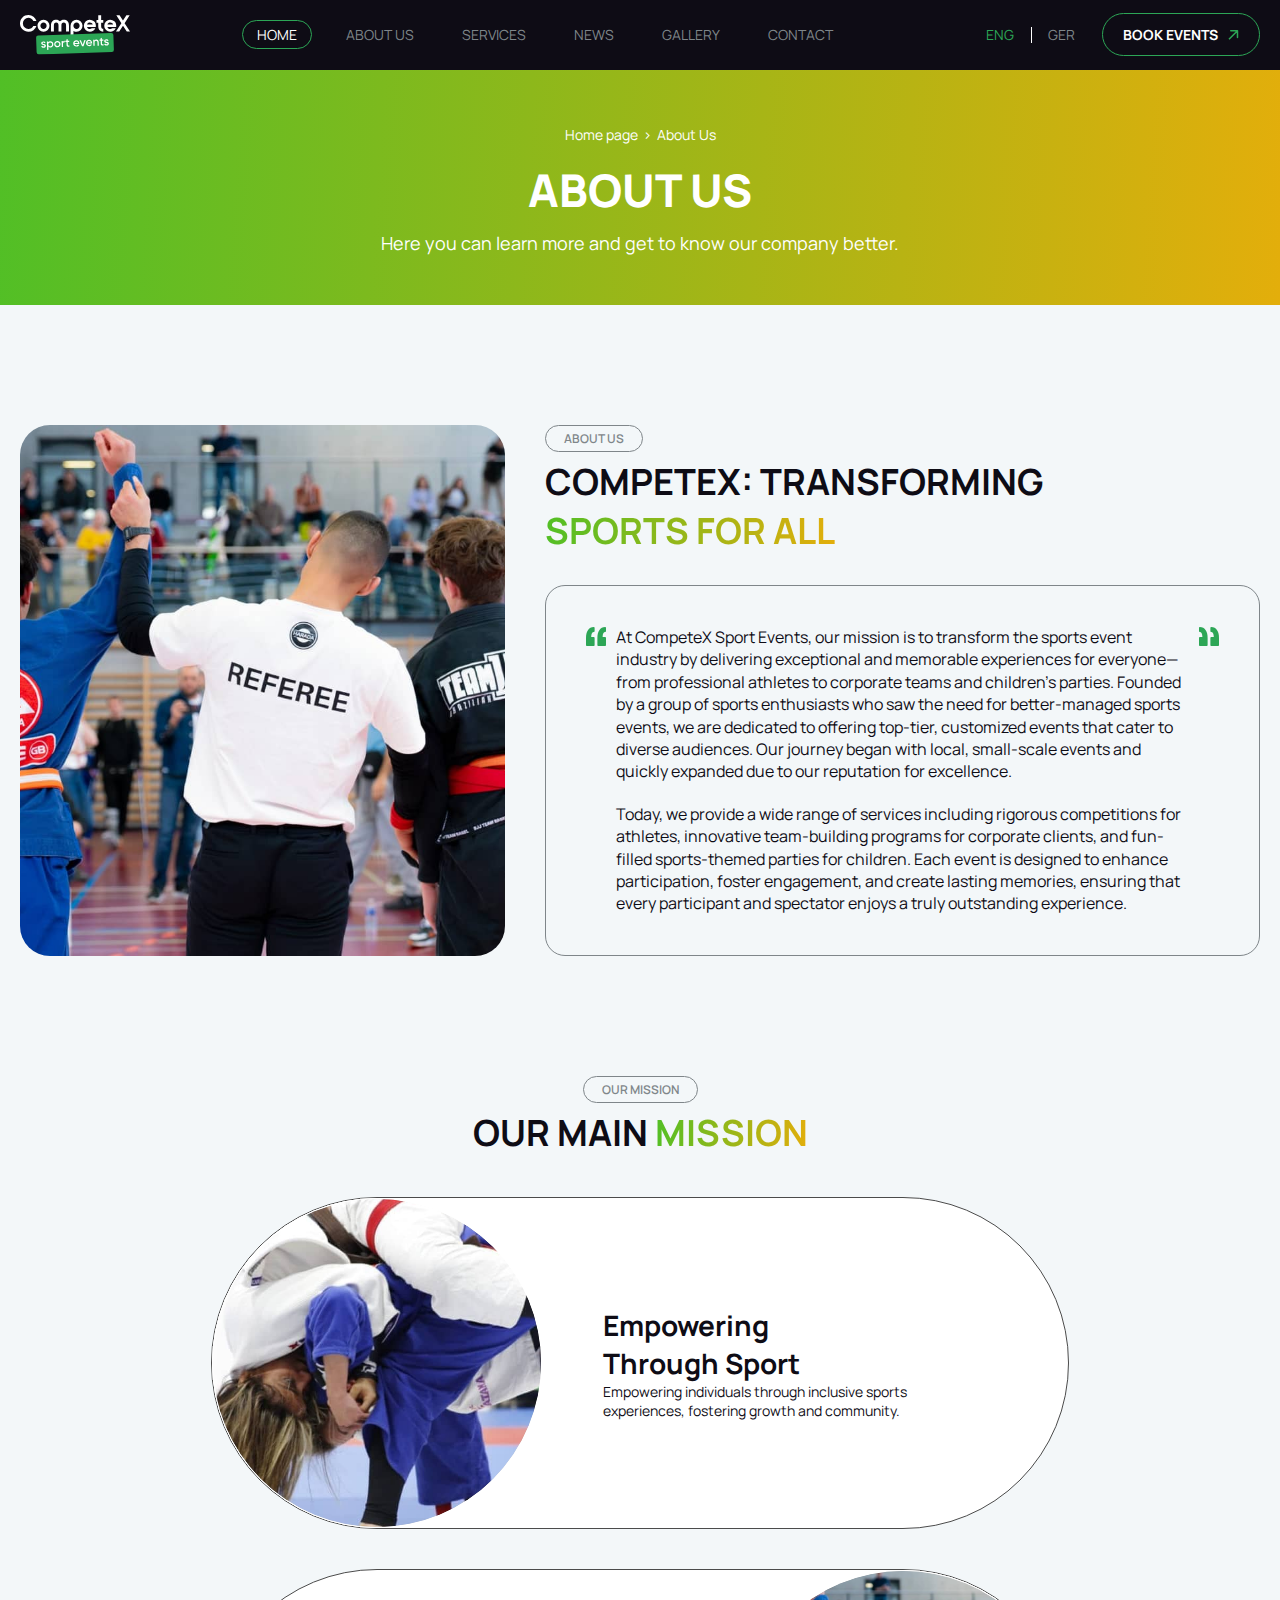
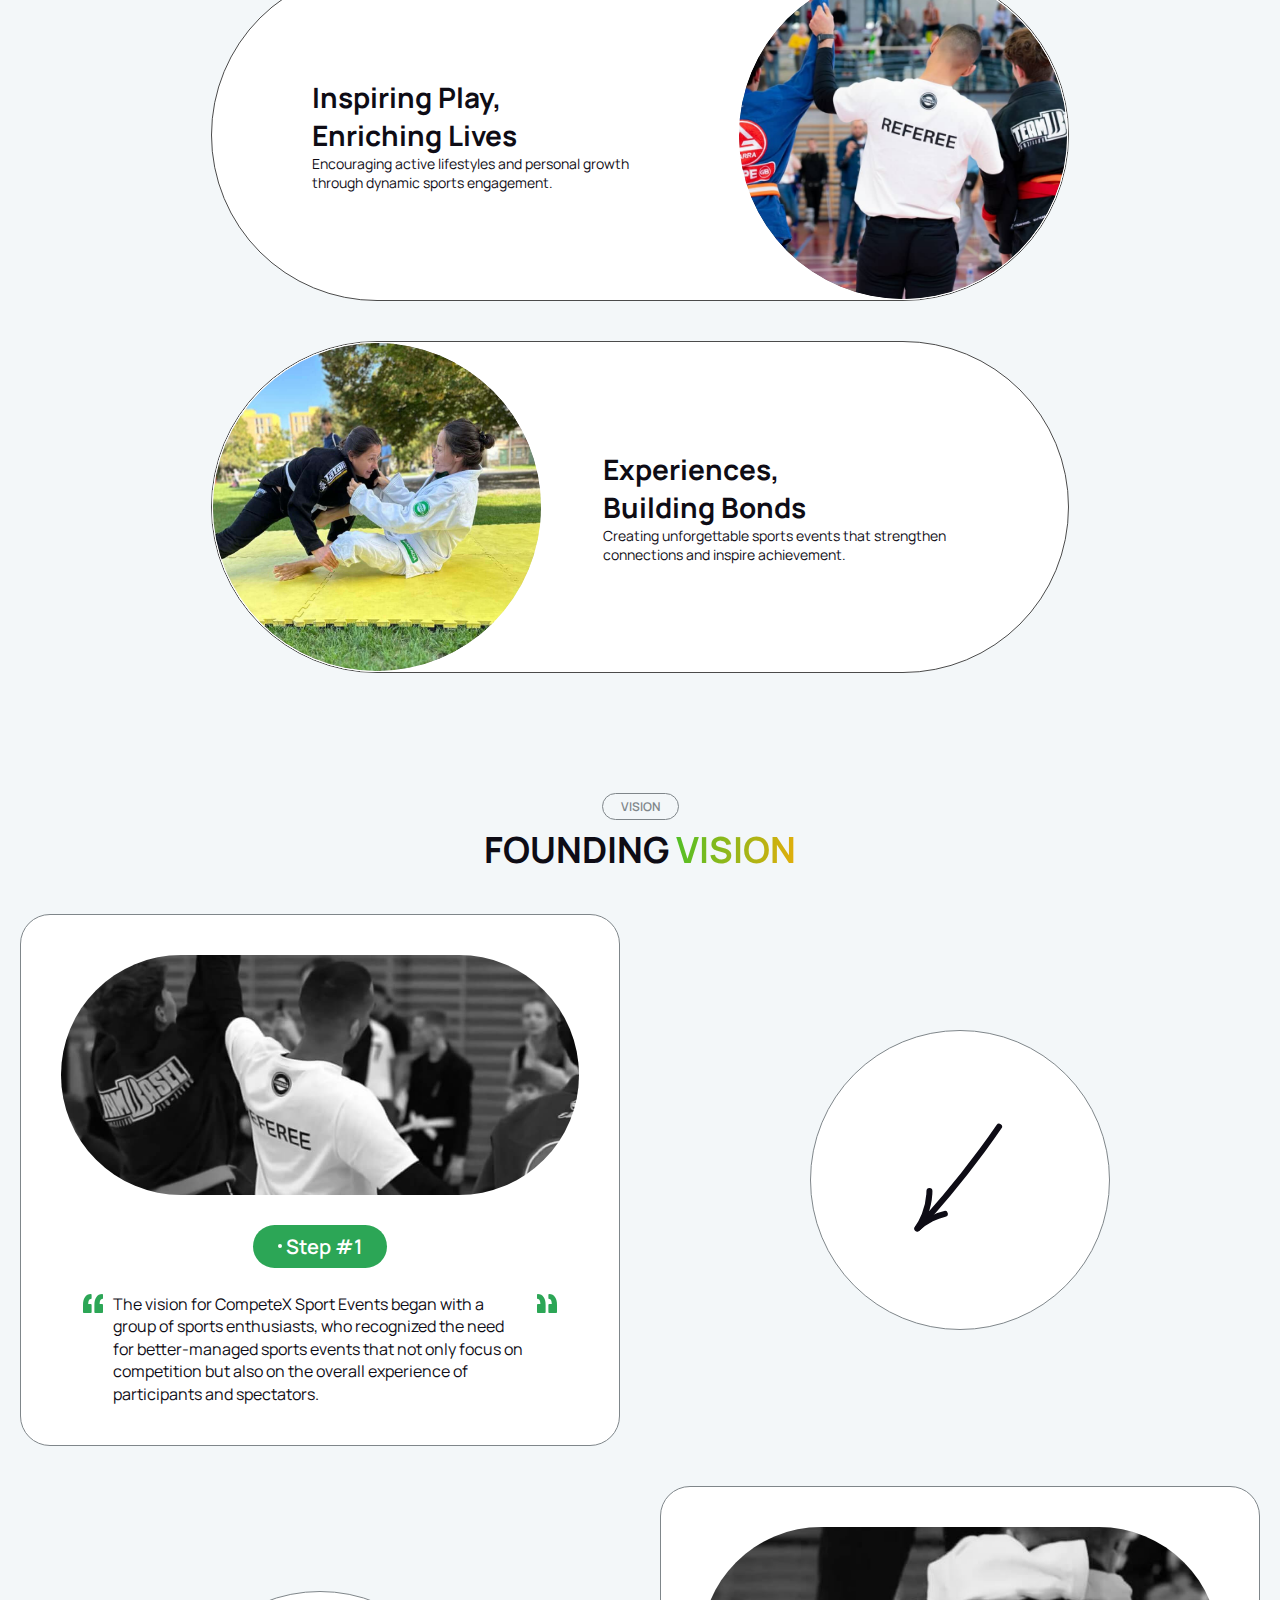
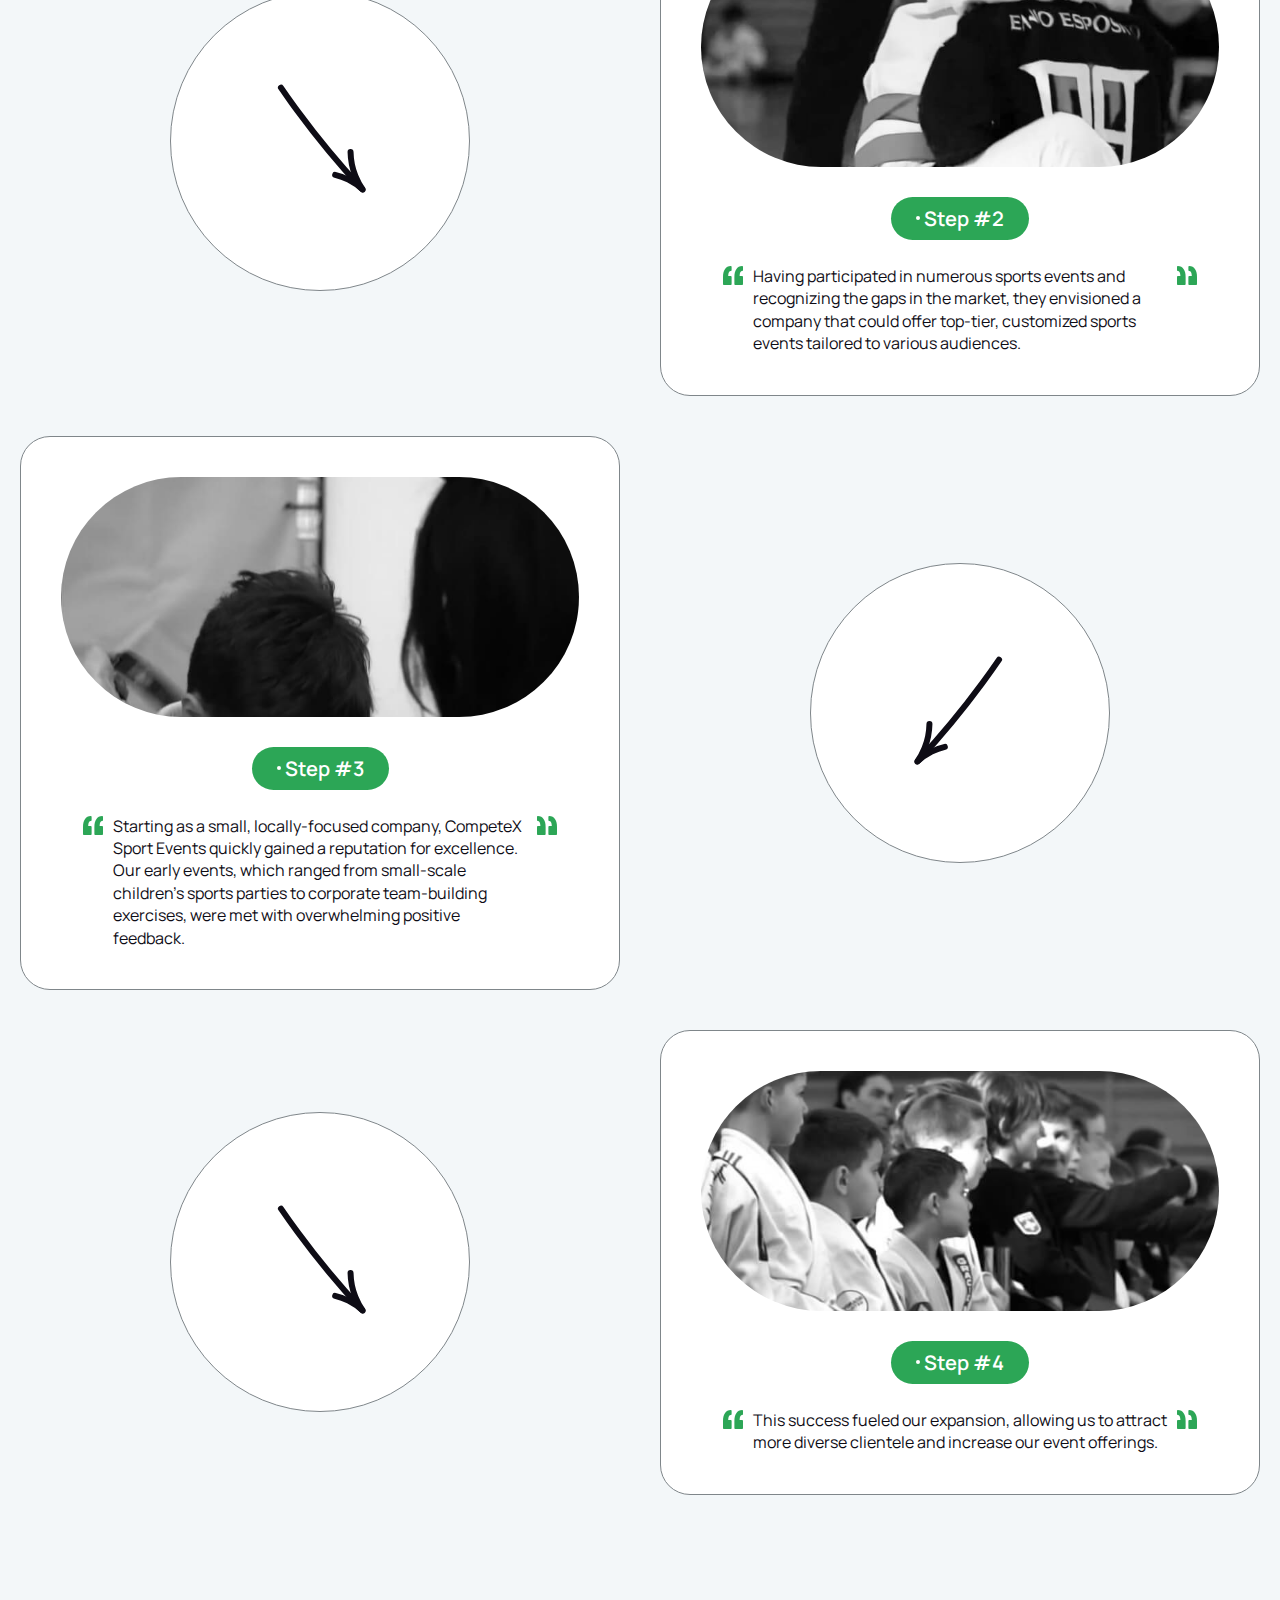
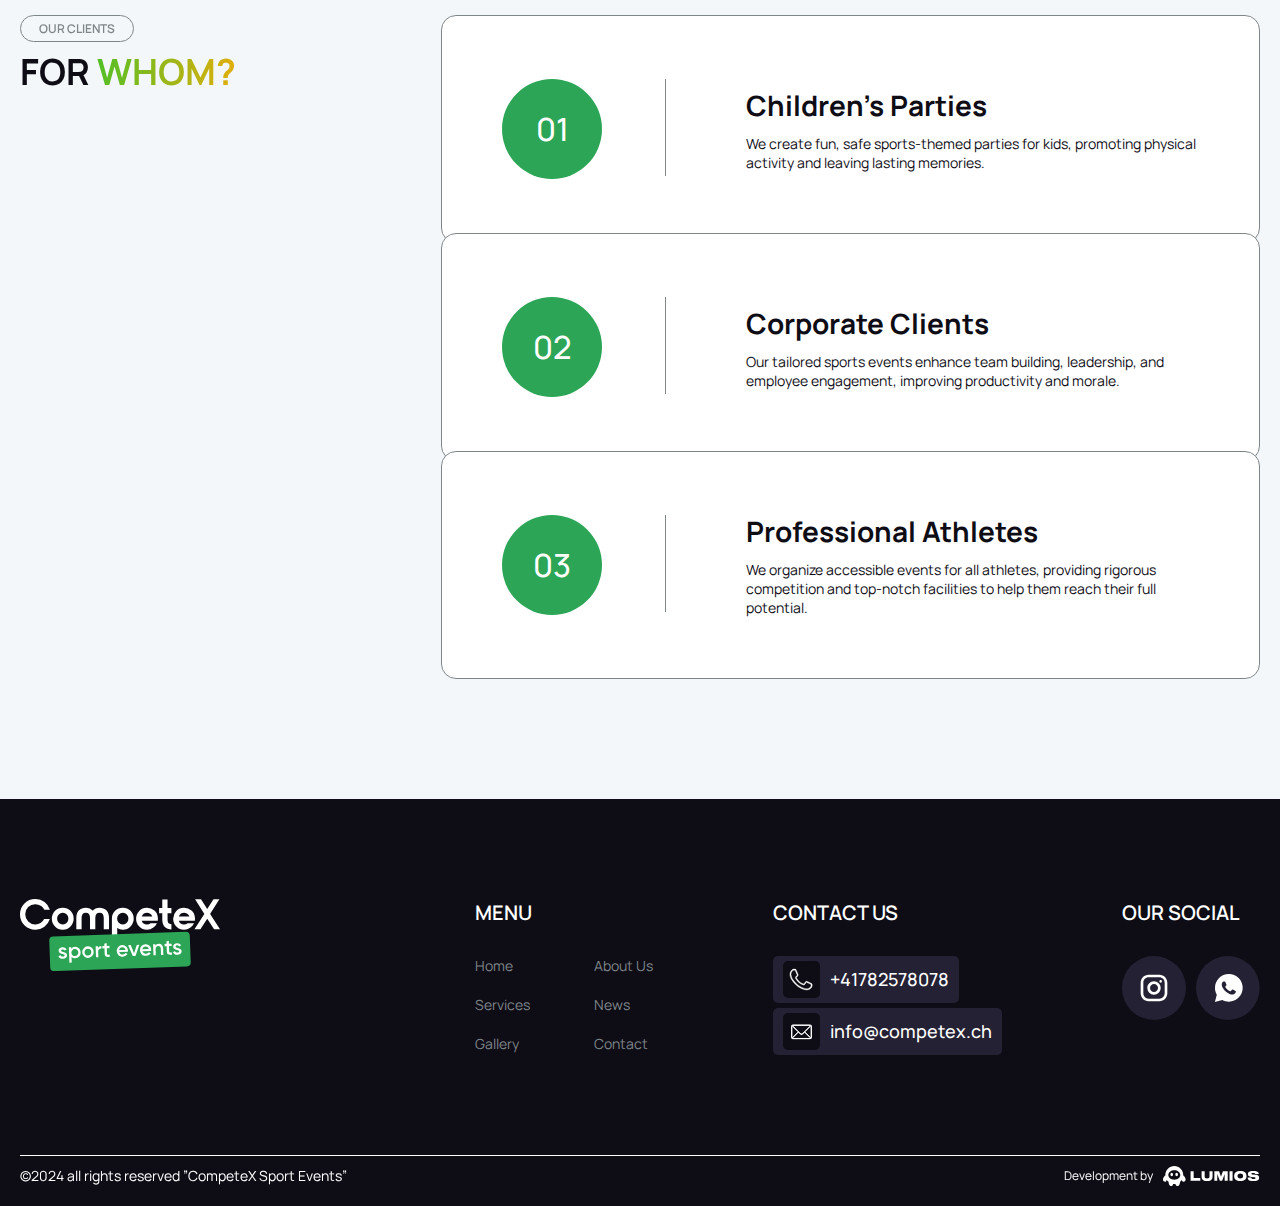
<file: about.html>
<!DOCTYPE html>
<html lang="en">
  <head>
    <meta charset="UTF-8" />
    <meta name="viewport" content="width=device-width, initial-scale=1.0" />
    <link rel="stylesheet" href="./assets/style/swiper.css" />
    <link rel="stylesheet" href="./assets/style/style.css" />
    <title>Document</title>
  </head>
  <body>
    <header class="header">
      <div class="container">
        <div class="header__container">
          <a href="./index.html" class="logo">
            <img src="./assets/images/logo.svg" alt="CompeteX" />
          </a>
          <nav>
            <ul class="menu">
              <li class="current_page_item"><a href="./index.html">Home</a></li>
              <li><a href="./about.html">About Us</a></li>
              <li><a href="./services.html">Services</a></li>
              <li><a href="./news.html">News</a></li>
              <li><a href="./gallery.html">Gallery</a></li>
              <li><a href="./contact.html">Contact</a></li>
              <li>
                <div class="header__book">
                  <div class="switch__btns">
                    <button class="switch__btn active">ENG</button>

                    <button class="switch__btn">GER</button>
                  </div>
                  <a href="" class="btn">book events
					<svg xmlns="http://www.w3.org/2000/svg" width="11" height="10" viewBox="0 0 11 10" fill="none">
						<path d="M10.2353 0.756907C10.2353 0.342693 9.89949 0.00690642 9.48528 0.00690657L2.73528 0.00690615C2.32107 0.00690615 1.98528 0.342692 1.98528 0.756906C1.98528 1.17112 2.32107 1.50691 2.73528 1.50691H8.73528V7.50691C8.73528 7.92112 9.07107 8.25691 9.48528 8.25691C9.8995 8.25691 10.2353 7.92112 10.2353 7.50691L10.2353 0.756907ZM1.53033 9.77252L10.0156 1.28724L8.95495 0.226576L0.46967 8.71186L1.53033 9.77252Z" fill="#2CA656"/>
						</svg>
				  </a>
                </div>
              </li>
            </ul>
          </nav>
          <div class="header__book">
            <div class="switch__btns">
              <button class="switch__btn active">ENG</button>

              <button class="switch__btn">GER</button>
            </div>
            <a href="" class="btn">book events
				<svg xmlns="http://www.w3.org/2000/svg" width="11" height="10" viewBox="0 0 11 10" fill="none">
					<path d="M10.2353 0.756907C10.2353 0.342693 9.89949 0.00690642 9.48528 0.00690657L2.73528 0.00690615C2.32107 0.00690615 1.98528 0.342692 1.98528 0.756906C1.98528 1.17112 2.32107 1.50691 2.73528 1.50691H8.73528V7.50691C8.73528 7.92112 9.07107 8.25691 9.48528 8.25691C9.8995 8.25691 10.2353 7.92112 10.2353 7.50691L10.2353 0.756907ZM1.53033 9.77252L10.0156 1.28724L8.95495 0.226576L0.46967 8.71186L1.53033 9.77252Z" fill="#2CA656"/>
				</svg>
			</a>
          </div>
          <div class="burgerBtn">
            <span class="btn-menu-line btn-menu-line1"></span>
            <span class="btn-menu-line btn-menu-line3"></span>
          </div>
        </div>
      </div>
    </header>
    <main>
      <section class="hero mb-m">
        <div class="container">
          <div class="hero__container">
            <div class="breadcrumbs text-regular-s">
              <div class="breadcrumbs__wrap">
                <a href="./index.html">Home page</a>
                <span> > </span>
                <span>About Us</span>
              </div>
            </div>
            <div class="hero__top">
              <h1>About Us</h1>
              <p>Here you can learn more and get to know our company better.</p>
            </div>
          </div>
        </div>
      </section>
      <section class="about mb-m">
        <div class="container">
          <div class="about__container">
            <div class="about__img">
              <img src="./assets/images/mission-img3.jpg" alt="judge" />
            </div>
            <div class="about__content">
              <div class="about__title title">
                <div>about us</div>
                <h2>CompeteX: Transforming <span>Sports for All</span></h2>
              </div>
              <div class="about__text">
                <p>At CompeteX Sport Events, our mission is to transform the sports event industry by delivering exceptional and memorable experiences for everyone—from professional athletes to corporate teams and children's parties. Founded by a group of sports enthusiasts who saw the need for better-managed sports events, we are dedicated to offering top-tier, customized events that cater to diverse audiences. Our journey began with local, small-scale events and quickly expanded due to our reputation for excellence. </p>
                <p>Today, we provide a wide range of services including rigorous competitions for athletes, innovative team-building programs for corporate clients, and fun-filled sports-themed parties for children. Each event is designed to enhance participation, foster engagement, and create lasting memories, ensuring that every participant and spectator enjoys a truly outstanding experience.</p>
              </div>
            </div>
          </div>
        </div>
      </section>
      <section class="mission mb-m">
        <div class="container">
          <div class="mission__container">
            <div class="mission__title title">
              <div>our mission</div>
              <h2>our main <span>mission</span></h2>
            </div>
            <div class="mission__items">
              <div class="mission__item double__img-item">
                <div class="mission__item_images double__img-item-images">
                  <img
                    src="./assets/images/slide-img2.jpg"
                    alt="Empowering Through Sport"
                  />
                  <img
                    src="./assets/images/slide-img2.jpg"
                    alt="Empowering Through Sport"
                  />
                </div>
                <div class="mission__item_content double__img_content">
                  <h3>Empowering Through Sport</h3>
                  <p>
                    Empowering individuals through inclusive sports experiences,
                    fostering growth and community.
                  </p>
                </div>
              </div>
              <div class="mission__item double__img-item">
                <div class="mission__item_images double__img-item-images">
					<img
                    src="./assets/images/mission-img3.jpg"
                    alt="Empowering Through Sport"
                  />
                  <img
                    src="./assets/images/mission-img3.jpg"
                    alt="Empowering Through Sport"
                  />
                </div>
                <div class="mission__item_content double__img_content">
                  <h3>Inspiring Play, Enriching Lives</h3>
                  <p>
                    Encouraging active lifestyles and personal growth through
                    dynamic sports engagement.
                  </p>
                </div>
              </div>
              <div class="mission__item double__img-item">
                <div class="mission__item_images double__img-item-images">
					<img
                    src="./assets/images/mission-img2.jpg"
                    alt="Empowering Through Sport"
                  />
                  <img
                    src="./assets/images/mission-img2.jpg"
                    alt="Empowering Through Sport"
                  />
					
					
                </div>
                <div class="mission__item_content double__img_content">
                  <h3>Experiences, Building Bonds</h3>
                  <p>
                    Creating unforgettable sports events that strengthen
                    connections and inspire achievement.
                  </p>
                </div>
              </div>
            </div>
          </div>
        </div>
      </section> 
	  <section class="vision mb-m">
		<div class="container">
			<div class="vision__container">
				<div class="vision__title title">
					<div>vision</div>
					<h2>Founding <span>Vision</span></h2>
				</div>
				<div class="vision__wrap">
						<div class="vision__row"> 
					<div class="vision__item">
							<img src="./assets/images/vision-img1.jpg" alt="judges">
							<div class="vision__item_content">
								<div class="green vision_count">
									step #1
								</div>
								<p>The vision for CompeteX Sport Events began with a group of sports enthusiasts, who recognized the need for better-managed sports events that not only focus on competition but also on the overall experience of participants and spectators.</p>
							</div>
						</div>
						<div class="vision__arrow">
							<img src="./assets/images/rotate-arrow.svg" alt="rotate arrow">
						</div>
					</div>
					<div class="vision__row"> 
						<div class="vision__item">
							<img src="./assets/images/vision-img2.jpg" alt="judges">
							<div class="vision__item_content">
								<div class="green vision_count">
									step #2
								</div>
								<p>Having participated in numerous sports events and recognizing the gaps in the market, they envisioned a company that could offer top-tier, customized sports events tailored to various audiences.</p>
							</div>
						</div>
						<div class="vision__arrow">
							<img src="./assets/images/rotate-arrow.svg" alt="rotate arrow">
						</div>
					</div>
					<div class="vision__row"> 
						<div class="vision__item">
							<img src="./assets/images/vision-img3.jpg" alt="judges">
							<div class="vision__item_content">
								<div class="green vision_count">
									step #3
								</div>
								<p>Starting as a small, locally-focused company, CompeteX Sport Events quickly gained a reputation for excellence. Our early events, which ranged from small-scale children's sports parties to corporate team-building exercises, were met with overwhelming positive feedback.</p>
							</div>
						</div>
						<div class="vision__arrow">
							<img src="./assets/images/rotate-arrow.svg" alt="rotate arrow">
						</div>
					</div>
					<div class="vision__row"> 
						<div class="vision__item">
							<img src="./assets/images/services-img2.jpg" alt="judges">
							<div class="vision__item_content">
								<div class="green vision_count">
									step #4
								</div>
								<p>This success fueled our expansion, allowing us to attract more diverse clientele and increase our event offerings.</p>
							</div>
						</div>
						<div class="vision__arrow">
							<img src="./assets/images/rotate-arrow.svg" alt="rotate arrow">
						</div>
					</div>
				</div>
			</div>
		</div>
	  </section>
	  <section class="who mb-m">
		<div class="container">
			<div class="who__container">
				<div class="who__content title scrolling__title">
				  <div>our clients</div>
				  <h2>For <span>whom?</span></h2>
				</div>
				<div class="who__scrolling scrolling">
				  <div class="who__scrolling_item scrolling_item">
					<div class="who__scrolling_item-count scrolling_item-count">01</div>
					<div class="who__scrolling_item-content scrolling_item-content">
					  <h3>Children's Parties</h3>
					  <p>We create fun, safe sports-themed parties for kids, promoting physical activity and leaving lasting memories. </p>
					</div>
				  </div>
				  <div class="who__scrolling_item scrolling_item">
					<div class="who__scrolling_item-count scrolling_item-count">02</div>
					<div class=" who__scrolling_item-content scrolling_item-content">
					  <h3>Corporate Clients</h3>
					  <p>Our tailored sports events enhance team building, leadership, and employee engagement, improving productivity and morale.</p>
					</div>
				  </div>
				  <div class="who__scrolling_item scrolling_item">
					<div class=" who__scrolling_item-count scrolling_item-count">03</div>
					<div class="who__scrolling_item-content scrolling_item-content">
					  <h3>Professional Athletes </h3>
					  <p>We organize accessible events for all athletes, providing rigorous competition and top-notch facilities to help them reach their full potential.</p>
					</div>
				  </div>
				</div>
			  </div>
		</div>
	  </section>
	 </main>
    <footer class="footer">
      <div class="container">
        <div class="footer__container">
          <a href="./index.html" class="logo">
            <img src="./assets/images/logo.svg" alt="CompeteX" />
          </a>
          <div class="footer__info">
            <div class="footer__nav">
              <div>MENU</div>
              <ul class="menu">
                <li><a href="./index.html">Home</a></li>
                <li><a href="./about.html">About Us</a></li>
                <li><a href="./services.html">Services</a></li>
                <li><a href="./news.html">News</a></li>
                <li><a href="./gallery.html">Gallery</a></li>
                <li><a href="./contact.html">Contact</a></li>
              </ul>
            </div>

            <div class="footer__contact">
              <div>CONTACT US</div>
              <a href="tel:+41782578078">
                <svg
                  xmlns="http://www.w3.org/2000/svg"
                  width="37"
                  height="37"
                  viewBox="0 0 37 37"
                  fill="none"
                >
                  <rect width="37" height="37" rx="5" fill="#0e0c15" />
                  <path
                    d="M29.0752 23.0139C28.8277 22.6505 28.4649 22.3811 28.0454 22.2495L27.8543 22.1645C27.1323 21.8036 24.7223 20.6144 24.2233 20.434C23.5303 20.1179 22.7103 20.3684 22.3123 21.0179L21.9938 21.4638C21.6629 21.9275 21.3086 22.374 20.9321 22.8015C20.8366 22.8793 20.7205 22.9277 20.5981 22.9409C20.4756 22.9541 20.3519 22.9315 20.242 22.8758L20.0509 22.8015C18.6261 22.2366 17.3165 21.4162 16.1864 20.3809C15.1281 19.3962 14.21 18.2709 13.4578 17.0366L13.3835 16.9304C13.2774 16.7181 13.288 16.6862 13.5322 16.3996C13.7764 16.1129 13.8082 16.0917 13.9462 15.9536C14.0842 15.8156 14.201 15.6988 14.3497 15.5183L14.562 15.2848C14.7497 15.0703 14.9069 14.8309 15.0292 14.5735C15.1323 14.3497 15.1794 14.1043 15.1665 13.8583C15.1535 13.6123 15.0809 13.3731 14.9549 13.1614L14.6045 12.3121C14.2223 11.399 13.6596 9.97638 13.3624 9.29687C12.9165 8.3095 12.513 8.129 11.7486 8.09714H11.1434C10.7328 8.07795 10.3225 8.14031 9.9362 8.28063C9.54987 8.42095 9.19518 8.63645 8.89262 8.91466L8.79707 9.01021C8.1913 9.61006 7.71412 10.3271 7.39467 11.1175C7.07521 11.9078 6.92018 12.7551 6.93903 13.6074C7.10428 15.6891 7.87981 17.676 9.16858 19.3192L9.24288 19.436C10.7293 21.6231 13.8931 25.5619 18.3097 27.3987C20.0175 28.2406 21.869 28.7521 23.7668 28.9062C24.1489 28.9048 24.5298 28.8621 24.9028 28.7788C26.4741 28.4285 28.3108 27.3243 28.8204 25.891C29.2254 24.9877 29.3151 23.9744 29.0752 23.0139ZM27.8224 25.5301C27.4827 26.1065 27.022 26.6024 26.4722 26.9836C25.9223 27.3649 25.2963 27.6224 24.6374 27.7384C23.8624 27.8976 22.8113 28.1206 18.6707 26.4113C14.5301 24.7019 11.4937 20.9223 10.071 18.8415L9.96484 18.6822C8.84211 17.2111 8.1609 15.451 8.00071 13.6074C7.982 12.883 8.11389 12.1627 8.38802 11.492C8.66215 10.8213 9.07255 10.2148 9.59324 9.71098L9.67819 9.61542C10.0895 9.2783 10.6123 9.10781 11.1433 9.13766H11.7166C12.1307 9.13766 12.1519 9.13766 12.3961 9.70038C12.6403 10.2631 13.2561 11.8238 13.6277 12.6943L14.0099 13.618C14.1585 13.8834 14.1267 14.0215 14.0842 14.1276C13.9985 14.3086 13.8877 14.4766 13.7551 14.6266L13.5958 14.8283L13.2561 15.1893C13.0968 15.3485 12.9482 15.5078 12.7783 15.7095C12.3012 16.163 12.204 16.8874 12.5447 17.4507L12.6297 17.5887C13.4324 18.911 14.411 20.1182 15.5387 21.1772C16.7595 22.2911 18.1735 23.1726 19.7111 23.7783L19.9022 23.8527C20.2113 23.993 20.5557 24.0357 20.8897 23.9749C21.2236 23.9142 21.531 23.753 21.7708 23.5129C22.1495 23.0504 22.5039 22.5684 22.8325 22.069L23.151 21.6231C23.1777 21.5623 23.217 21.5079 23.2664 21.4635C23.3158 21.4191 23.3741 21.3857 23.4374 21.3656C23.5007 21.3455 23.5675 21.3391 23.6335 21.3469C23.6994 21.3547 23.763 21.3765 23.8199 21.4108C24.1596 21.5382 25.8371 22.345 27.3659 23.0988L27.5676 23.1944C27.7551 23.2719 27.9362 23.3642 28.109 23.4704C28.1784 24.17 28.0802 24.876 27.8224 25.5301Z"
                    fill="white"
                    stroke="white"
                    stroke-width="0.4"
                  />
                </svg>
                +41782578078
              </a>
              <a href="mailto:info@competex.ch">
                <svg
                  xmlns="http://www.w3.org/2000/svg"
                  width="37"
                  height="37"
                  viewBox="0 0 37 37"
                  fill="none"
                >
                  <rect width="37" height="37" rx="5" fill="#0E0C15" />
                  <path
                    d="M27.1503 13.135L27.9186 12.3641C27.9753 12.4106 28.028 12.4617 28.0764 12.5168L27.3326 13.2629L22.0862 18.5264L21.7344 18.8794L22.0862 19.2324L27.3326 24.4959L28.0764 25.242C28.0281 25.2971 27.9753 25.3482 27.9186 25.3947L27.1503 24.6238L21.9336 19.3902L21.5795 19.0349L21.2254 19.3902L19.4821 21.1391C19.4821 21.1391 19.4821 21.1391 19.4821 21.1391C18.9633 21.6595 18.0369 21.6597 17.5179 21.1391L15.7747 19.3901L15.4206 19.0349L15.0664 19.3901L9.84973 24.6238L9.0814 25.3947C9.02474 25.3482 8.97196 25.2971 8.92364 25.242L9.66736 24.4959L14.9138 19.2324L15.2656 18.8794L14.9138 18.5264L9.66736 13.2629L8.92361 12.5168C8.97193 12.4617 9.02471 12.4106 9.08137 12.3641L9.84973 13.135L17.6734 20.9841L18.0275 20.6311L17.6734 20.9841C17.9061 21.2176 18.2212 21.3106 18.5001 21.3105C18.779 21.3105 19.094 21.2175 19.3266 20.9841L19.3266 20.9841L27.1503 13.135ZM27.077 12.0625C27.3461 12.0625 27.5973 12.1433 27.8072 12.282H26.7961H10.2039H9.19268C9.40261 12.1433 9.65378 12.0625 9.92297 12.0625H27.077ZM28.1868 13.6159V12.6614C28.3254 12.871 28.4062 13.1221 28.4062 13.3917V24.3671C28.4062 24.6367 28.3254 24.8878 28.1868 25.0975V24.1429V13.6159ZM26.7961 25.4768H27.8073C27.5974 25.6155 27.3462 25.6963 27.077 25.6963H9.92297C9.65388 25.6963 9.40271 25.6155 9.19276 25.4768H10.2039H26.7961ZM8.81323 25.0974C8.67463 24.8878 8.59375 24.6367 8.59375 24.3671V13.3917C8.59375 13.1221 8.67462 12.871 8.81323 12.6613V13.6159V24.1429V25.0974Z"
                    fill="white"
                    stroke="white"
                  />
                </svg>
                info@competex.ch
              </a>
            </div>
            <div class="footer__social">
              <div>OUR SOCIAL</div>
              <div class="socials">
                <a href="#">
                  <svg
                    xmlns="http://www.w3.org/2000/svg"
                    width="48"
                    height="48"
                    viewBox="0 0 48 48"
                    fill="none"
                  >
                    <ellipse cx="24" cy="24" rx="24" ry="24" fill="#252134" />
                    <path
                      fill-rule="evenodd"
                      clip-rule="evenodd"
                      d="M28 16H20C17.7909 16 16 17.7909 16 20V28C16 30.2091 17.7909 32 20 32H28C30.2091 32 32 30.2091 32 28V20C32 17.7909 30.2091 16 28 16ZM20 14C16.6863 14 14 16.6863 14 20V28C14 31.3137 16.6863 34 20 34H28C31.3137 34 34 31.3137 34 28V20C34 16.6863 31.3137 14 28 14H20Z"
                      fill="white"
                    />
                    <path
                      d="M29.002 19.9998C29.5543 19.9998 30.002 19.552 30.002 18.9998C30.002 18.4475 29.5543 17.9998 29.002 17.9998C28.4497 17.9998 28.002 18.4475 28.002 18.9998C28.002 19.552 28.4497 19.9998 29.002 19.9998Z"
                      fill="white"
                    />
                    <path
                      fill-rule="evenodd"
                      clip-rule="evenodd"
                      d="M29 23.999C29 26.7604 26.7614 28.999 24 28.999C21.2386 28.999 19 26.7604 19 23.999C19 21.2376 21.2386 18.999 24 18.999C26.7614 18.999 29 21.2376 29 23.999ZM27 23.999C27 25.6559 25.6569 26.999 24 26.999C22.3431 26.999 21 25.6559 21 23.999C21 22.3421 22.3431 20.999 24 20.999C25.6569 20.999 27 22.3421 27 23.999Z"
                      fill="white"
                    />
                  </svg>
                </a>
                <a href="#">
                  <svg
                    xmlns="http://www.w3.org/2000/svg"
                    width="48"
                    height="48"
                    viewBox="0 0 48 48"
                    fill="none"
                  >
                    <ellipse
                      cx="23.8481"
                      cy="24"
                      rx="23.8481"
                      ry="24"
                      fill="#252134"
                    />
                    <path
                      d="M31.9735 16.5625C30.0104 14.5937 27.3929 13.5 24.63 13.5C18.8861 13.5 14.2329 18.1667 14.2329 23.9271C14.2329 25.75 14.7418 27.5729 15.6143 29.1041L14.1602 34.5L19.6859 33.0416C21.2128 33.8437 22.8851 34.2812 24.63 34.2812C30.3739 34.2812 35.0272 29.6146 35.0272 23.8542C34.9545 21.1562 33.9366 18.5312 31.9735 16.5625ZM29.6469 27.6458C29.4287 28.2291 28.4108 28.8125 27.9019 28.8854C27.4656 28.9583 26.884 28.9583 26.3023 28.8125C25.9388 28.6666 25.4298 28.5208 24.8482 28.2292C22.2307 27.1354 20.5584 24.5104 20.413 24.2917C20.2676 24.1458 19.3224 22.9062 19.3224 21.5937C19.3224 20.2812 19.9768 19.6979 20.1949 19.4062C20.413 19.1146 20.7038 19.1146 20.922 19.1146C21.0674 19.1146 21.2855 19.1146 21.4309 19.1146C21.5763 19.1146 21.7944 19.0417 22.0126 19.5521C22.2307 20.0625 22.7396 21.375 22.8124 21.4479C22.8851 21.5937 22.8851 21.7396 22.8124 21.8854C22.7396 22.0312 22.6669 22.1771 22.5215 22.3229C22.3761 22.4687 22.2307 22.6875 22.158 22.7604C22.0126 22.9062 21.8672 23.0521 22.0126 23.2708C22.158 23.5625 22.6669 24.3646 23.4667 25.0937C24.4846 25.9687 25.2844 26.2604 25.5752 26.4062C25.8661 26.5521 26.0115 26.4792 26.1569 26.3333C26.3023 26.1875 26.8113 25.6042 26.9567 25.3125C27.1021 25.0208 27.3202 25.0937 27.5383 25.1667C27.7565 25.2396 29.0652 25.8958 29.2833 26.0417C29.5742 26.1875 29.7196 26.2604 29.7923 26.3333C29.865 26.5521 29.865 27.0625 29.6469 27.6458Z"
                      fill="white"
                    />
                  </svg>
                </a>
              </div>
            </div>
          </div>
        </div>
        <div class="footer__copy">
          <p>©2024 all rights reserved ”CompeteX Sport Events”</p>
          <div class="lumious">
            <span>Development by</span>
            <img src="./assets/images/lumios.svg" alt="Lumios" />
          </div>
        </div>
      </div>
    </footer>
    <script src="./assets/js/swiper.js"></script>
    <script src="./assets/js/script.js"></script>
  </body>
</html>
</file>
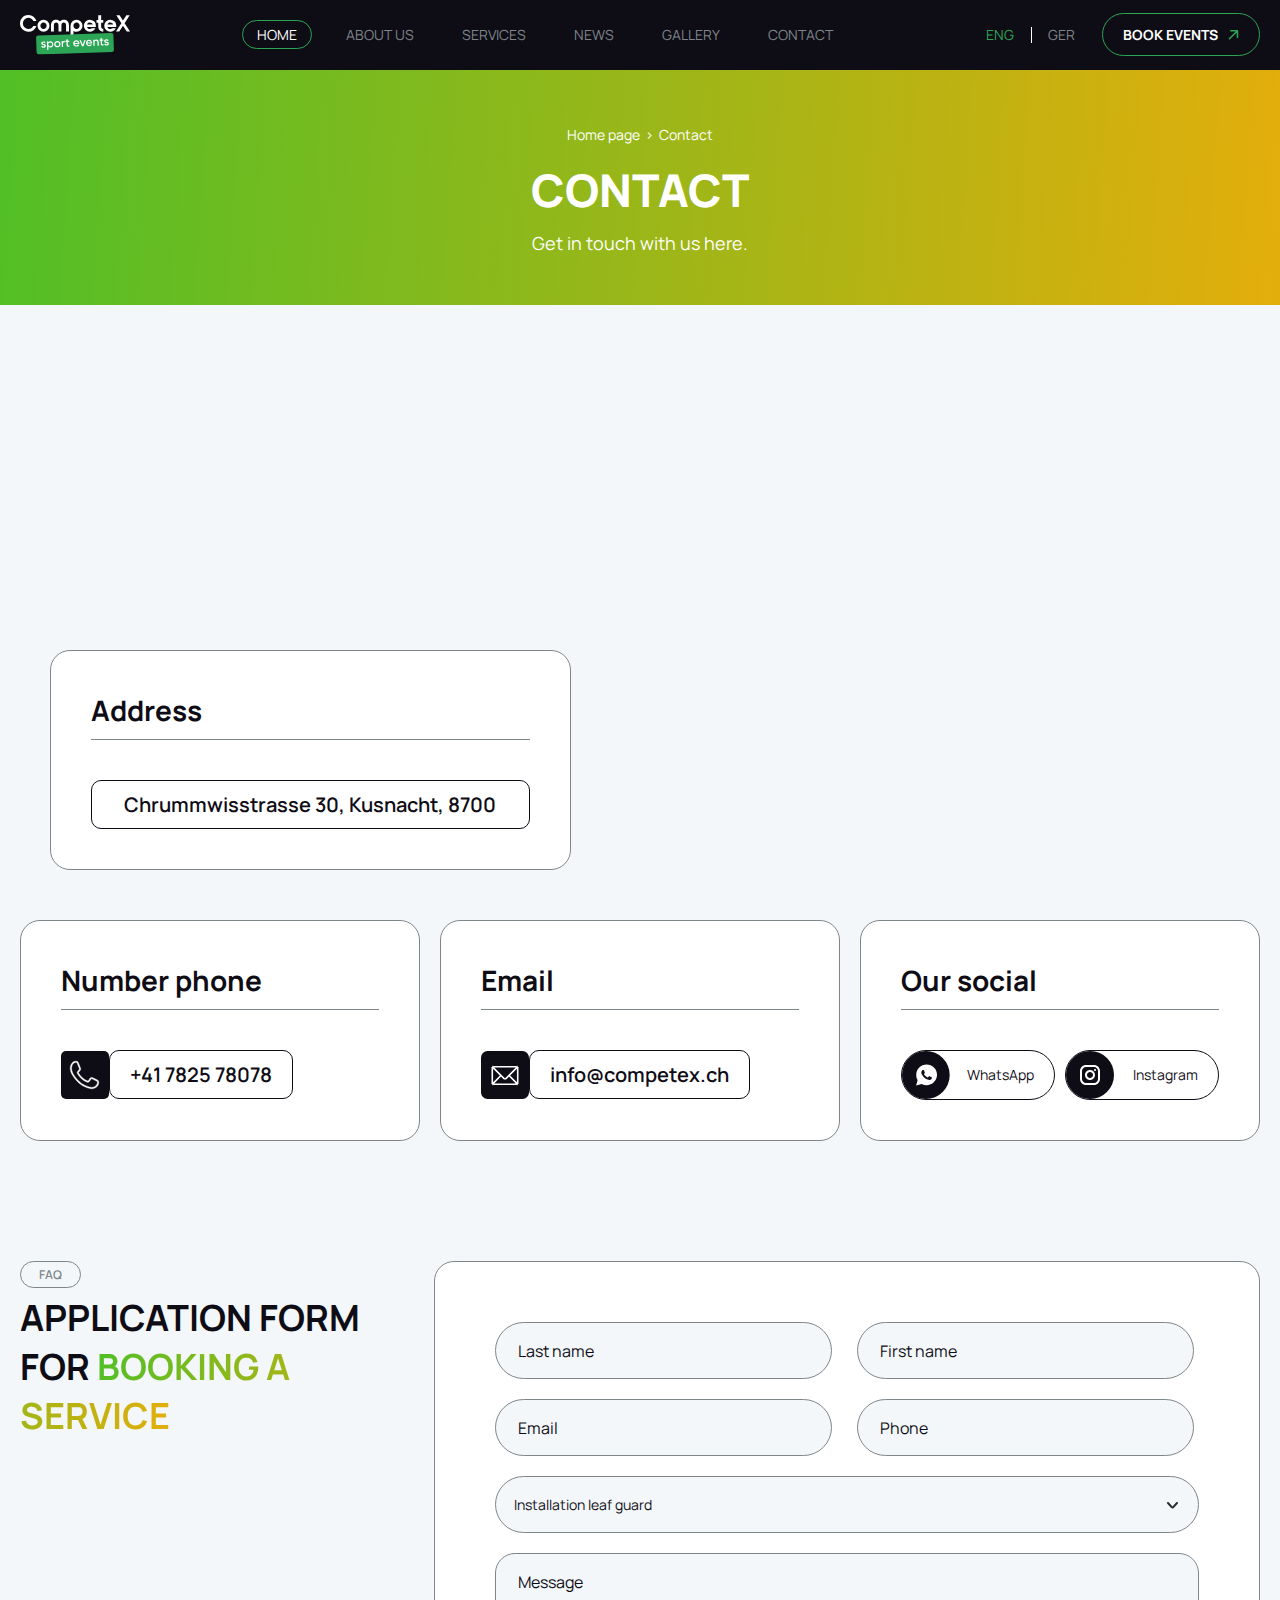
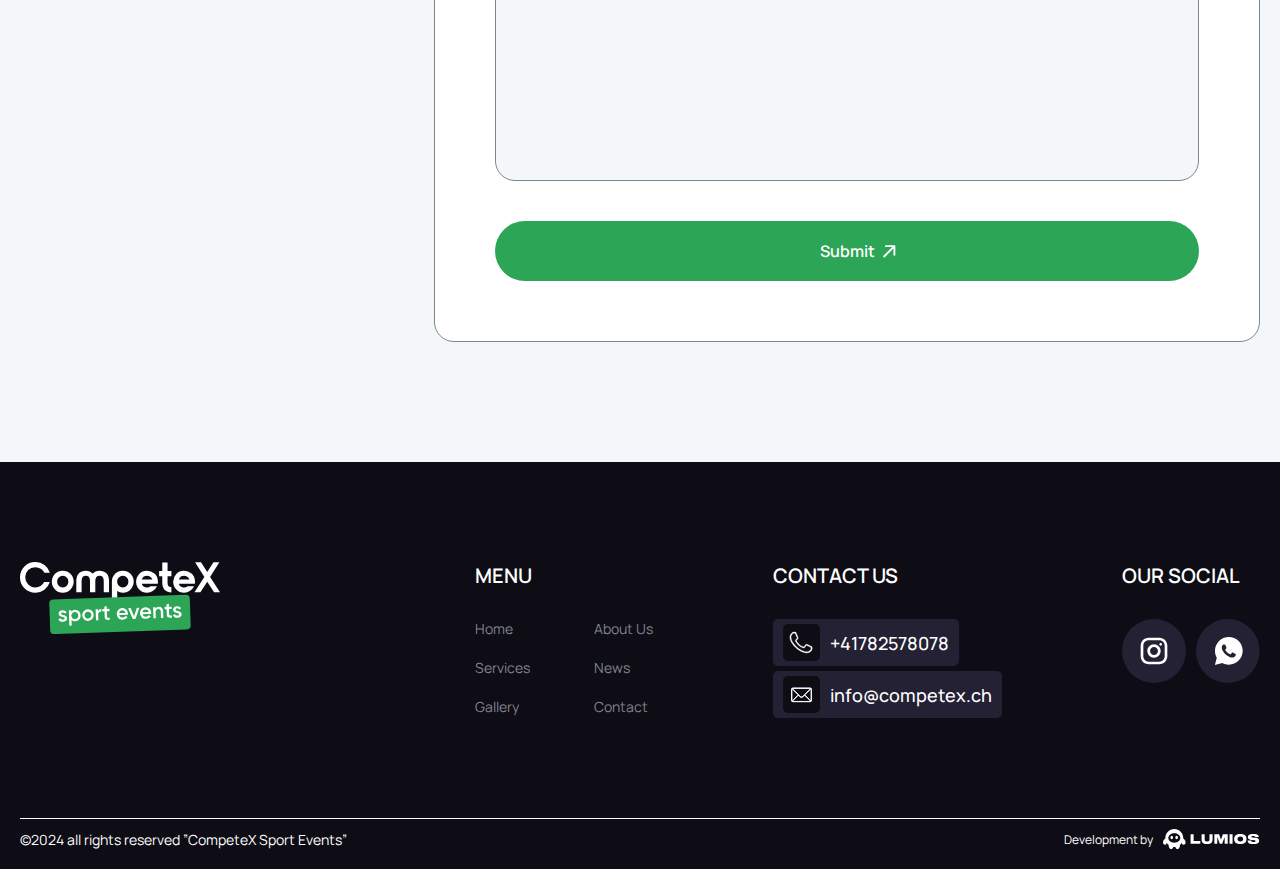
<file: contact.html>
<!DOCTYPE html>
<html lang="en">
  <head>
    <meta charset="UTF-8" />
    <meta name="viewport" content="width=device-width, initial-scale=1.0" />
    <link rel="stylesheet" href="./assets/style/swiper.css" />
    <link rel="stylesheet" href="./assets/style/style.css" />
    <title>Document</title>
  </head>
  <body>
    <header class="header">
      <div class="container">
        <div class="header__container">
          <a href="./index.html" class="logo">
            <img src="./assets/images/logo.svg" alt="CompeteX" />
          </a>
          <nav>
            <ul class="menu">
              <li class="current_page_item"><a href="./index.html">Home</a></li>
              <li><a href="./about.html">About Us</a></li>
              <li><a href="./services.html">Services</a></li>
              <li><a href="./news.html">News</a></li>
              <li><a href="./gallery.html">Gallery</a></li>
              <li><a href="./contact.html">Contact</a></li>
              <li>
                <div class="header__book">
                  <div class="switch__btns">
                    <button class="switch__btn active">ENG</button>

                    <button class="switch__btn">GER</button>
                  </div>
                  <a href="" class="btn">book events
					<svg xmlns="http://www.w3.org/2000/svg" width="11" height="10" viewBox="0 0 11 10" fill="none">
						<path d="M10.2353 0.756907C10.2353 0.342693 9.89949 0.00690642 9.48528 0.00690657L2.73528 0.00690615C2.32107 0.00690615 1.98528 0.342692 1.98528 0.756906C1.98528 1.17112 2.32107 1.50691 2.73528 1.50691H8.73528V7.50691C8.73528 7.92112 9.07107 8.25691 9.48528 8.25691C9.8995 8.25691 10.2353 7.92112 10.2353 7.50691L10.2353 0.756907ZM1.53033 9.77252L10.0156 1.28724L8.95495 0.226576L0.46967 8.71186L1.53033 9.77252Z" fill="#2CA656"/>
						</svg>
				  </a>
                </div>
              </li>
            </ul>
          </nav>
          <div class="header__book">
            <div class="switch__btns">
              <button class="switch__btn active">ENG</button>

              <button class="switch__btn">GER</button>
            </div>
            <a href="" class="btn">book events
				<svg xmlns="http://www.w3.org/2000/svg" width="11" height="10" viewBox="0 0 11 10" fill="none">
					<path d="M10.2353 0.756907C10.2353 0.342693 9.89949 0.00690642 9.48528 0.00690657L2.73528 0.00690615C2.32107 0.00690615 1.98528 0.342692 1.98528 0.756906C1.98528 1.17112 2.32107 1.50691 2.73528 1.50691H8.73528V7.50691C8.73528 7.92112 9.07107 8.25691 9.48528 8.25691C9.8995 8.25691 10.2353 7.92112 10.2353 7.50691L10.2353 0.756907ZM1.53033 9.77252L10.0156 1.28724L8.95495 0.226576L0.46967 8.71186L1.53033 9.77252Z" fill="#2CA656"/>
				</svg>
			</a>
          </div>
          <div class="burgerBtn">
            <span class="btn-menu-line btn-menu-line1"></span>
            <span class="btn-menu-line btn-menu-line3"></span>
          </div>
        </div>
      </div>
    </header>
    <main>
		<section class=" hero mb-m">
			<div class="container">
			<div class="hero__container">
				<div class="breadcrumbs text-regular-s">
					  <div class="breadcrumbs__wrap">
						<a href="./index.html">Home page</a>
						<span> > </span>
						<span>Contact</span>
					  </div>
				  </div>
			  <div class="hero__top">
					<h1>Contact</h1>
				  <p>
					Get in touch with us here.
				  </p>
				</div>
			  </div>
			  
			</div>
		  </section>
		 <section class="contact mb-m">
			<div class="container">
				<div class="contact__container">
					<div class="contact__map">
						<iframe src="https://www.google.com/maps/embed?pb=!1m18!1m12!1m3!1d2704.2753891277284!2d8.599774211815426!3d47.3284928070207!2m3!1f0!2f0!3f0!3m2!1i1024!2i768!4f13.1!3m3!1m2!1s0x479aa68cb6cc7a2f%3A0xfa86c6606b53633c!2zQ2hydW1td2lzc3RyYXNzZSAzMCwgODcwMCBLw7xzbmFjaHQsINCo0LLQtdC50YbQsNGA0ZbRjw!5e0!3m2!1suk!2sua!4v1717493363766!5m2!1suk!2sua" width="600" height="450" style="border:0;" allowfullscreen="" loading="lazy" referrerpolicy="no-referrer-when-downgrade"></iframe>	
					<div class="contact__map-address contact__item">
						<h3 class="contact__item_title">Address</h3>
						<div class="contact__item_info">
							<span>Chrummwisstrasse 30, Kusnacht, 8700</span>
						</div>
					</div>
					</div>
					<div class="contact__items">
						<div class="contact__item">
							<h3 class="contact__item_title">Number phone</h3>
							<div class="contact__item_info">
								<svg xmlns="http://www.w3.org/2000/svg" width="48" height="48" viewBox="0 0 48 48" fill="none">
									<rect width="48" height="48" rx="5" fill="#0E0C15"/>
									<path d="M37.6181 29.9806C37.3003 29.4991 36.8344 29.1422 36.2957 28.9678L36.0503 28.8552C35.1233 28.377 32.0286 26.8015 31.3878 26.5625C30.4979 26.1436 29.445 26.4756 28.9339 27.3361L28.5249 27.9269C28.1001 28.5413 27.6451 29.1328 27.1616 29.6992C27.039 29.8023 26.89 29.8664 26.7327 29.8839C26.5754 29.9014 26.4166 29.8714 26.2755 29.7977L26.0301 29.6992C24.2006 28.9507 22.5189 27.8639 21.0677 26.4921C19.7088 25.1875 18.53 23.6966 17.564 22.0612L17.4686 21.9206C17.3323 21.6392 17.3459 21.597 17.6595 21.2172C17.9731 20.8375 18.014 20.8093 18.1912 20.6265C18.3684 20.4436 18.5184 20.2889 18.7093 20.0497L18.9819 19.7403C19.2229 19.4561 19.4248 19.139 19.5818 18.7979C19.7142 18.5015 19.7747 18.1762 19.7581 17.8503C19.7415 17.5244 19.6482 17.2075 19.4864 16.9271L19.0365 15.8017C18.5457 14.592 17.8232 12.7072 17.4415 11.8069C16.8689 10.4987 16.3508 10.2596 15.3692 10.2174H14.5922C14.0649 10.192 13.5381 10.2746 13.042 10.4605C12.5459 10.6464 12.0904 10.9319 11.7019 11.3005L11.5793 11.4271C10.8014 12.2218 10.1887 13.1718 9.77845 14.219C9.36824 15.2662 9.16917 16.3886 9.19338 17.5179C9.40556 20.276 10.4014 22.9084 12.0563 25.0855L12.1517 25.2403C14.0603 28.1379 18.1229 33.3565 23.7943 35.79C25.9872 36.9054 28.3647 37.5831 30.8016 37.7874C31.2923 37.7854 31.7814 37.7288 32.2603 37.6186C34.278 37.1544 36.6365 35.6915 37.2909 33.7925C37.8109 32.5956 37.9262 31.2531 37.6181 29.9806ZM36.0094 33.3143C35.5731 34.078 34.9816 34.735 34.2755 35.2401C33.5695 35.7452 32.7657 36.0863 31.9195 36.24C30.9243 36.451 29.5747 36.7464 24.2578 34.4817C18.941 32.217 15.0419 27.2095 13.2151 24.4525L13.0788 24.2415C11.6371 22.2924 10.7624 19.9605 10.5567 17.5179C10.5326 16.5582 10.702 15.6039 11.054 14.7153C11.406 13.8266 11.933 13.0231 12.6016 12.3556L12.7107 12.229C13.2388 11.7823 13.9102 11.5564 14.592 11.596H15.3282C15.8599 11.596 15.8872 11.596 16.2007 12.3415C16.5143 13.087 17.305 15.1548 17.7821 16.3082L18.2729 17.532C18.4638 17.8836 18.4229 18.0665 18.3683 18.2072C18.2584 18.447 18.1161 18.6696 17.9457 18.8683L17.7412 19.1355L17.305 19.6138C17.1005 19.8248 16.9096 20.0357 16.6915 20.303C16.0788 20.9039 15.954 21.8636 16.3916 22.6099L16.5007 22.7927C17.5314 24.5447 18.7881 26.1441 20.2361 27.5471C21.8037 29.023 23.6194 30.1909 25.5938 30.9934L25.8392 31.0919C26.236 31.2778 26.6784 31.3343 27.1071 31.2539C27.5359 31.1734 27.9307 30.9599 28.2386 30.6417C28.7249 30.0289 29.18 29.3904 29.6019 28.7287L30.0109 28.1379C30.0452 28.0574 30.0957 27.9853 30.1591 27.9264C30.2225 27.8676 30.2974 27.8234 30.3786 27.7968C30.4599 27.7701 30.5458 27.7617 30.6305 27.772C30.7151 27.7823 30.7967 27.8112 30.8698 27.8566C31.306 28.0254 33.46 29.0944 35.4232 30.0931L35.6822 30.2197C35.923 30.3224 36.1555 30.4447 36.3774 30.5855C36.4665 31.5123 36.3403 32.4477 36.0094 33.3143Z" fill="white" stroke="white" stroke-width="0.4"/>
									</svg>
								<a href="tel:+41782578078" class="phone">+41 7825 78078</a>
									
							</div>
						</div>
						<div class=" contact__item">
							<h3 class="contact__item_title">Email</h3>
							<div class="contact__item_info">
								<svg xmlns="http://www.w3.org/2000/svg" width="37" height="37" viewBox="0 0 37 37" fill="none">
									<rect width="37" height="37" rx="5" fill="#0E0C15"/>
									<path d="M27.1503 13.135L27.9186 12.3641C27.9753 12.4106 28.028 12.4617 28.0764 12.5168L27.3326 13.2629L22.0862 18.5264L21.7344 18.8794L22.0862 19.2324L27.3326 24.4959L28.0764 25.242C28.0281 25.2971 27.9753 25.3482 27.9186 25.3947L27.1503 24.6238L21.9336 19.3902L21.5795 19.0349L21.2254 19.3902L19.4821 21.1391C19.4821 21.1391 19.4821 21.1391 19.4821 21.1391C18.9633 21.6595 18.0369 21.6597 17.5179 21.1391L15.7747 19.3901L15.4206 19.0349L15.0664 19.3901L9.84973 24.6238L9.0814 25.3947C9.02474 25.3482 8.97196 25.2971 8.92364 25.242L9.66736 24.4959L14.9138 19.2324L15.2656 18.8794L14.9138 18.5264L9.66736 13.2629L8.92361 12.5168C8.97193 12.4617 9.02471 12.4106 9.08137 12.3641L9.84973 13.135L17.6734 20.9841L18.0275 20.6311L17.6734 20.9841C17.9061 21.2176 18.2212 21.3106 18.5001 21.3105C18.779 21.3105 19.094 21.2175 19.3266 20.9841L19.3266 20.9841L27.1503 13.135ZM27.077 12.0625C27.3461 12.0625 27.5973 12.1433 27.8072 12.282H26.7961H10.2039H9.19268C9.40261 12.1433 9.65378 12.0625 9.92297 12.0625H27.077ZM28.1868 13.6159V12.6614C28.3254 12.871 28.4062 13.1221 28.4062 13.3917V24.3671C28.4062 24.6367 28.3254 24.8878 28.1868 25.0975V24.1429V13.6159ZM26.7961 25.4768H27.8073C27.5974 25.6155 27.3462 25.6963 27.077 25.6963H9.92297C9.65388 25.6963 9.40271 25.6155 9.19276 25.4768H10.2039H26.7961ZM8.81323 25.0974C8.67463 24.8878 8.59375 24.6367 8.59375 24.3671V13.3917C8.59375 13.1221 8.67462 12.871 8.81323 12.6613V13.6159V24.1429V25.0974Z" fill="white" stroke="white"/>
									</svg>
								<a href="mailto:info@competex.chh3" class="phone">
									
										info@competex.ch</a>
							</div>
						</div>
						<div class="contact__item">
							<h3 class="contact__item_title">Our social</h3>
							<div class="contact__item_info">
								<a href="#" target="_blank">
									<svg xmlns="http://www.w3.org/2000/svg" width="48" height="48" viewBox="0 0 48 48" fill="none">
									<ellipse cx="23.8481" cy="24" rx="23.8481" ry="24" fill="#0E0C15"/>
									<path d="M31.9735 16.5625C30.0104 14.5937 27.3929 13.5 24.63 13.5C18.8861 13.5 14.2329 18.1667 14.2329 23.9271C14.2329 25.75 14.7418 27.5729 15.6143 29.1041L14.1602 34.5L19.6859 33.0416C21.2128 33.8437 22.8851 34.2812 24.63 34.2812C30.3739 34.2812 35.0272 29.6146 35.0272 23.8542C34.9545 21.1562 33.9366 18.5312 31.9735 16.5625ZM29.6469 27.6458C29.4287 28.2291 28.4108 28.8125 27.9019 28.8854C27.4656 28.9583 26.884 28.9583 26.3023 28.8125C25.9388 28.6666 25.4298 28.5208 24.8482 28.2292C22.2307 27.1354 20.5584 24.5104 20.413 24.2917C20.2676 24.1458 19.3224 22.9062 19.3224 21.5937C19.3224 20.2812 19.9768 19.6979 20.1949 19.4062C20.413 19.1146 20.7038 19.1146 20.922 19.1146C21.0674 19.1146 21.2855 19.1146 21.4309 19.1146C21.5763 19.1146 21.7944 19.0417 22.0126 19.5521C22.2307 20.0625 22.7396 21.375 22.8124 21.4479C22.8851 21.5937 22.8851 21.7396 22.8124 21.8854C22.7396 22.0312 22.6669 22.1771 22.5215 22.3229C22.3761 22.4687 22.2307 22.6875 22.158 22.7604C22.0126 22.9062 21.8672 23.0521 22.0126 23.2708C22.158 23.5625 22.6669 24.3646 23.4667 25.0937C24.4846 25.9687 25.2844 26.2604 25.5752 26.4062C25.8661 26.5521 26.0115 26.4792 26.1569 26.3333C26.3023 26.1875 26.8113 25.6042 26.9567 25.3125C27.1021 25.0208 27.3202 25.0937 27.5383 25.1667C27.7565 25.2396 29.0652 25.8958 29.2833 26.0417C29.5742 26.1875 29.7196 26.2604 29.7923 26.3333C29.865 26.5521 29.865 27.0625 29.6469 27.6458Z" fill="white"/>
									</svg>
									WhatsApp
								</a>
								<a href="#" target="_blank">
									<svg xmlns="http://www.w3.org/2000/svg" width="48" height="48" viewBox="0 0 48 48" fill="none">
										<ellipse cx="24" cy="24" rx="24" ry="24" fill="#0E0C15"/>
										<path fill-rule="evenodd" clip-rule="evenodd" d="M28 16H20C17.7909 16 16 17.7909 16 20V28C16 30.2091 17.7909 32 20 32H28C30.2091 32 32 30.2091 32 28V20C32 17.7909 30.2091 16 28 16ZM20 14C16.6863 14 14 16.6863 14 20V28C14 31.3137 16.6863 34 20 34H28C31.3137 34 34 31.3137 34 28V20C34 16.6863 31.3137 14 28 14H20Z" fill="white"/>
										<path d="M29.002 20C29.5543 20 30.002 19.5523 30.002 19C30.002 18.4477 29.5543 18 29.002 18C28.4497 18 28.002 18.4477 28.002 19C28.002 19.5523 28.4497 20 29.002 20Z" fill="white"/>
										<path fill-rule="evenodd" clip-rule="evenodd" d="M29 23.999C29 26.7604 26.7614 28.999 24 28.999C21.2386 28.999 19 26.7604 19 23.999C19 21.2376 21.2386 18.999 24 18.999C26.7614 18.999 29 21.2376 29 23.999ZM27 23.999C27 25.6559 25.6569 26.999 24 26.999C22.3431 26.999 21 25.6559 21 23.999C21 22.3421 22.3431 20.999 24 20.999C25.6569 20.999 27 22.3421 27 23.999Z" fill="white"/>
										</svg>
										Instagram
								</a>
								
							</div>
						</div>
					</div>
				</div>
			</div>
		 </section>
		 <section class="book mb-m">
			<div class="container">
				<div class="book__container">
					<div class="book__title title">
						<div>FAQ</div>
						<h2>application form for <span>booking a service</span></h2>
					</div>
					<form action="№" method="post" class="wpcf7-form init" novalidate="novalidate" data-status="init">
						
							<div class="input-wrap">
									<input size="40" class="wpcf7-form-control wpcf7-text wpcf7-validates-as-required inputField" id="last" aria-required="true" aria-invalid="false" value="" type="text" name="last">
									<label for="last">Last name</label>
								</div>
								<div class="input-wrap"> 
										<input size="40" class="wpcf7-form-control wpcf7-text wpcf7-validates-as-required inputField" id="first" aria-required="true" aria-invalid="false" value="" type="text" name="first">
								
										<label for="first">First name</label>
								</div>
								<div class="input-wrap"> 
									<input size="40" class="wpcf7-form-control wpcf7-email wpcf7-validates-as-required wpcf7-text wpcf7-validates-as-email inputField" id="email" aria-required="true" aria-invalid="false" value="" type="email" name="email">
									<label for="email">Email</label>
								</div>
								<div class="input-wrap">
									<input size="40" class="wpcf7-form-control wpcf7-tel wpcf7-validates-as-required wpcf7-text wpcf7-validates-as-tel inputField" id="tel" aria-required="true" aria-invalid="false" value="" type="tel" name="tel">
									<label for="tel">Phone</label>
								</div>
								<div class="select-wrap"> 
										<select class="wpcf7-form-control wpcf7-select wpcf7-validates-as-required inputField" id="service" aria-required="true" aria-invalid="false" name="service">
											<option value="Installation leaf guard">Installation leaf guard</option>
											<option value="Installation of soffit and gutters">Installation of soffit and gutters</option>
											<option value="Leaf guard gutters">Leaf guard gutters</option>
											<option value="Repair of soffit and gutters">Repair of soffit and gutters</option>
								</select>
								</div>
								<div class="input-wrap"> 
									<textarea cols="40" rows="10" class="wpcf7-form-control wpcf7-textarea wpcf7-validates-as-required inputField" id="message" aria-required="true" aria-invalid="false" name="message">
									</textarea>
									<label for="message">Message</label>
								</div>
									<div class="submit-wrap">
									<input class="wpcf7-form-control wpcf7-submit has-spinner" type="submit" value="Submit">
								</div>
									
				</form>
				</div>
			</div>
		 </section>
</main>
<footer class="footer">
  <div class="container">
	<div class="footer__container">
	  <a href="./index.html" class="logo">
		<img src="./assets/images/logo.svg" alt="CompeteX" />
	  </a>
	  <div class="footer__info">
		<div class="footer__nav">
		  <div>MENU</div>
		  <ul class="menu">
			<li><a href="./index.html">Home</a></li>
			<li><a href="./about.html">About Us</a></li>
			<li><a href="./services.html">Services</a></li>
			<li><a href="./news.html">News</a></li>
			<li><a href="./gallery.html">Gallery</a></li>
			<li><a href="./contact.html">Contact</a></li>
		  </ul>
		</div>

		<div class="footer__contact">
		  <div>CONTACT US</div>
		  <a href="tel:+41782578078">
			<svg
			  xmlns="http://www.w3.org/2000/svg"
			  width="37"
			  height="37"
			  viewBox="0 0 37 37"
			  fill="none"
			>
			  <rect width="37" height="37" rx="5" fill="#0e0c15" />
			  <path
				d="M29.0752 23.0139C28.8277 22.6505 28.4649 22.3811 28.0454 22.2495L27.8543 22.1645C27.1323 21.8036 24.7223 20.6144 24.2233 20.434C23.5303 20.1179 22.7103 20.3684 22.3123 21.0179L21.9938 21.4638C21.6629 21.9275 21.3086 22.374 20.9321 22.8015C20.8366 22.8793 20.7205 22.9277 20.5981 22.9409C20.4756 22.9541 20.3519 22.9315 20.242 22.8758L20.0509 22.8015C18.6261 22.2366 17.3165 21.4162 16.1864 20.3809C15.1281 19.3962 14.21 18.2709 13.4578 17.0366L13.3835 16.9304C13.2774 16.7181 13.288 16.6862 13.5322 16.3996C13.7764 16.1129 13.8082 16.0917 13.9462 15.9536C14.0842 15.8156 14.201 15.6988 14.3497 15.5183L14.562 15.2848C14.7497 15.0703 14.9069 14.8309 15.0292 14.5735C15.1323 14.3497 15.1794 14.1043 15.1665 13.8583C15.1535 13.6123 15.0809 13.3731 14.9549 13.1614L14.6045 12.3121C14.2223 11.399 13.6596 9.97638 13.3624 9.29687C12.9165 8.3095 12.513 8.129 11.7486 8.09714H11.1434C10.7328 8.07795 10.3225 8.14031 9.9362 8.28063C9.54987 8.42095 9.19518 8.63645 8.89262 8.91466L8.79707 9.01021C8.1913 9.61006 7.71412 10.3271 7.39467 11.1175C7.07521 11.9078 6.92018 12.7551 6.93903 13.6074C7.10428 15.6891 7.87981 17.676 9.16858 19.3192L9.24288 19.436C10.7293 21.6231 13.8931 25.5619 18.3097 27.3987C20.0175 28.2406 21.869 28.7521 23.7668 28.9062C24.1489 28.9048 24.5298 28.8621 24.9028 28.7788C26.4741 28.4285 28.3108 27.3243 28.8204 25.891C29.2254 24.9877 29.3151 23.9744 29.0752 23.0139ZM27.8224 25.5301C27.4827 26.1065 27.022 26.6024 26.4722 26.9836C25.9223 27.3649 25.2963 27.6224 24.6374 27.7384C23.8624 27.8976 22.8113 28.1206 18.6707 26.4113C14.5301 24.7019 11.4937 20.9223 10.071 18.8415L9.96484 18.6822C8.84211 17.2111 8.1609 15.451 8.00071 13.6074C7.982 12.883 8.11389 12.1627 8.38802 11.492C8.66215 10.8213 9.07255 10.2148 9.59324 9.71098L9.67819 9.61542C10.0895 9.2783 10.6123 9.10781 11.1433 9.13766H11.7166C12.1307 9.13766 12.1519 9.13766 12.3961 9.70038C12.6403 10.2631 13.2561 11.8238 13.6277 12.6943L14.0099 13.618C14.1585 13.8834 14.1267 14.0215 14.0842 14.1276C13.9985 14.3086 13.8877 14.4766 13.7551 14.6266L13.5958 14.8283L13.2561 15.1893C13.0968 15.3485 12.9482 15.5078 12.7783 15.7095C12.3012 16.163 12.204 16.8874 12.5447 17.4507L12.6297 17.5887C13.4324 18.911 14.411 20.1182 15.5387 21.1772C16.7595 22.2911 18.1735 23.1726 19.7111 23.7783L19.9022 23.8527C20.2113 23.993 20.5557 24.0357 20.8897 23.9749C21.2236 23.9142 21.531 23.753 21.7708 23.5129C22.1495 23.0504 22.5039 22.5684 22.8325 22.069L23.151 21.6231C23.1777 21.5623 23.217 21.5079 23.2664 21.4635C23.3158 21.4191 23.3741 21.3857 23.4374 21.3656C23.5007 21.3455 23.5675 21.3391 23.6335 21.3469C23.6994 21.3547 23.763 21.3765 23.8199 21.4108C24.1596 21.5382 25.8371 22.345 27.3659 23.0988L27.5676 23.1944C27.7551 23.2719 27.9362 23.3642 28.109 23.4704C28.1784 24.17 28.0802 24.876 27.8224 25.5301Z"
				fill="white"
				stroke="white"
				stroke-width="0.4"
			  />
			</svg>
			+41782578078
		  </a>
		  <a href="mailto:info@competex.ch">
			<svg
			  xmlns="http://www.w3.org/2000/svg"
			  width="37"
			  height="37"
			  viewBox="0 0 37 37"
			  fill="none"
			>
			  <rect width="37" height="37" rx="5" fill="#0E0C15" />
			  <path
				d="M27.1503 13.135L27.9186 12.3641C27.9753 12.4106 28.028 12.4617 28.0764 12.5168L27.3326 13.2629L22.0862 18.5264L21.7344 18.8794L22.0862 19.2324L27.3326 24.4959L28.0764 25.242C28.0281 25.2971 27.9753 25.3482 27.9186 25.3947L27.1503 24.6238L21.9336 19.3902L21.5795 19.0349L21.2254 19.3902L19.4821 21.1391C19.4821 21.1391 19.4821 21.1391 19.4821 21.1391C18.9633 21.6595 18.0369 21.6597 17.5179 21.1391L15.7747 19.3901L15.4206 19.0349L15.0664 19.3901L9.84973 24.6238L9.0814 25.3947C9.02474 25.3482 8.97196 25.2971 8.92364 25.242L9.66736 24.4959L14.9138 19.2324L15.2656 18.8794L14.9138 18.5264L9.66736 13.2629L8.92361 12.5168C8.97193 12.4617 9.02471 12.4106 9.08137 12.3641L9.84973 13.135L17.6734 20.9841L18.0275 20.6311L17.6734 20.9841C17.9061 21.2176 18.2212 21.3106 18.5001 21.3105C18.779 21.3105 19.094 21.2175 19.3266 20.9841L19.3266 20.9841L27.1503 13.135ZM27.077 12.0625C27.3461 12.0625 27.5973 12.1433 27.8072 12.282H26.7961H10.2039H9.19268C9.40261 12.1433 9.65378 12.0625 9.92297 12.0625H27.077ZM28.1868 13.6159V12.6614C28.3254 12.871 28.4062 13.1221 28.4062 13.3917V24.3671C28.4062 24.6367 28.3254 24.8878 28.1868 25.0975V24.1429V13.6159ZM26.7961 25.4768H27.8073C27.5974 25.6155 27.3462 25.6963 27.077 25.6963H9.92297C9.65388 25.6963 9.40271 25.6155 9.19276 25.4768H10.2039H26.7961ZM8.81323 25.0974C8.67463 24.8878 8.59375 24.6367 8.59375 24.3671V13.3917C8.59375 13.1221 8.67462 12.871 8.81323 12.6613V13.6159V24.1429V25.0974Z"
				fill="white"
				stroke="white"
			  />
			</svg>
			info@competex.ch
		  </a>
		</div>
		<div class="footer__social">
		  <div>OUR SOCIAL</div>
		  <div class="socials">
			<a href="#">
			  <svg
				xmlns="http://www.w3.org/2000/svg"
				width="48"
				height="48"
				viewBox="0 0 48 48"
				fill="none"
			  >
				<ellipse cx="24" cy="24" rx="24" ry="24" fill="#252134" />
				<path
				  fill-rule="evenodd"
				  clip-rule="evenodd"
				  d="M28 16H20C17.7909 16 16 17.7909 16 20V28C16 30.2091 17.7909 32 20 32H28C30.2091 32 32 30.2091 32 28V20C32 17.7909 30.2091 16 28 16ZM20 14C16.6863 14 14 16.6863 14 20V28C14 31.3137 16.6863 34 20 34H28C31.3137 34 34 31.3137 34 28V20C34 16.6863 31.3137 14 28 14H20Z"
				  fill="white"
				/>
				<path
				  d="M29.002 19.9998C29.5543 19.9998 30.002 19.552 30.002 18.9998C30.002 18.4475 29.5543 17.9998 29.002 17.9998C28.4497 17.9998 28.002 18.4475 28.002 18.9998C28.002 19.552 28.4497 19.9998 29.002 19.9998Z"
				  fill="white"
				/>
				<path
				  fill-rule="evenodd"
				  clip-rule="evenodd"
				  d="M29 23.999C29 26.7604 26.7614 28.999 24 28.999C21.2386 28.999 19 26.7604 19 23.999C19 21.2376 21.2386 18.999 24 18.999C26.7614 18.999 29 21.2376 29 23.999ZM27 23.999C27 25.6559 25.6569 26.999 24 26.999C22.3431 26.999 21 25.6559 21 23.999C21 22.3421 22.3431 20.999 24 20.999C25.6569 20.999 27 22.3421 27 23.999Z"
				  fill="white"
				/>
			  </svg>
			</a>
			<a href="#">
			  <svg
				xmlns="http://www.w3.org/2000/svg"
				width="48"
				height="48"
				viewBox="0 0 48 48"
				fill="none"
			  >
				<ellipse
				  cx="23.8481"
				  cy="24"
				  rx="23.8481"
				  ry="24"
				  fill="#252134"
				/>
				<path
				  d="M31.9735 16.5625C30.0104 14.5937 27.3929 13.5 24.63 13.5C18.8861 13.5 14.2329 18.1667 14.2329 23.9271C14.2329 25.75 14.7418 27.5729 15.6143 29.1041L14.1602 34.5L19.6859 33.0416C21.2128 33.8437 22.8851 34.2812 24.63 34.2812C30.3739 34.2812 35.0272 29.6146 35.0272 23.8542C34.9545 21.1562 33.9366 18.5312 31.9735 16.5625ZM29.6469 27.6458C29.4287 28.2291 28.4108 28.8125 27.9019 28.8854C27.4656 28.9583 26.884 28.9583 26.3023 28.8125C25.9388 28.6666 25.4298 28.5208 24.8482 28.2292C22.2307 27.1354 20.5584 24.5104 20.413 24.2917C20.2676 24.1458 19.3224 22.9062 19.3224 21.5937C19.3224 20.2812 19.9768 19.6979 20.1949 19.4062C20.413 19.1146 20.7038 19.1146 20.922 19.1146C21.0674 19.1146 21.2855 19.1146 21.4309 19.1146C21.5763 19.1146 21.7944 19.0417 22.0126 19.5521C22.2307 20.0625 22.7396 21.375 22.8124 21.4479C22.8851 21.5937 22.8851 21.7396 22.8124 21.8854C22.7396 22.0312 22.6669 22.1771 22.5215 22.3229C22.3761 22.4687 22.2307 22.6875 22.158 22.7604C22.0126 22.9062 21.8672 23.0521 22.0126 23.2708C22.158 23.5625 22.6669 24.3646 23.4667 25.0937C24.4846 25.9687 25.2844 26.2604 25.5752 26.4062C25.8661 26.5521 26.0115 26.4792 26.1569 26.3333C26.3023 26.1875 26.8113 25.6042 26.9567 25.3125C27.1021 25.0208 27.3202 25.0937 27.5383 25.1667C27.7565 25.2396 29.0652 25.8958 29.2833 26.0417C29.5742 26.1875 29.7196 26.2604 29.7923 26.3333C29.865 26.5521 29.865 27.0625 29.6469 27.6458Z"
				  fill="white"
				/>
			  </svg>
			</a>
		  </div>
		</div>
	  </div>
	</div>
	<div class="footer__copy">
	  <p>©2024 all rights reserved ”CompeteX Sport Events”</p>
	  <div class="lumious">
		<span>Development by</span>
		<img src="./assets/images/lumios.svg" alt="Lumios" />
	  </div>
	</div>
  </div>
</footer>
<script src="./assets/js/swiper.js"></script>
<script src="./assets/js/script.js"></script>
</body>
</html>
</file>
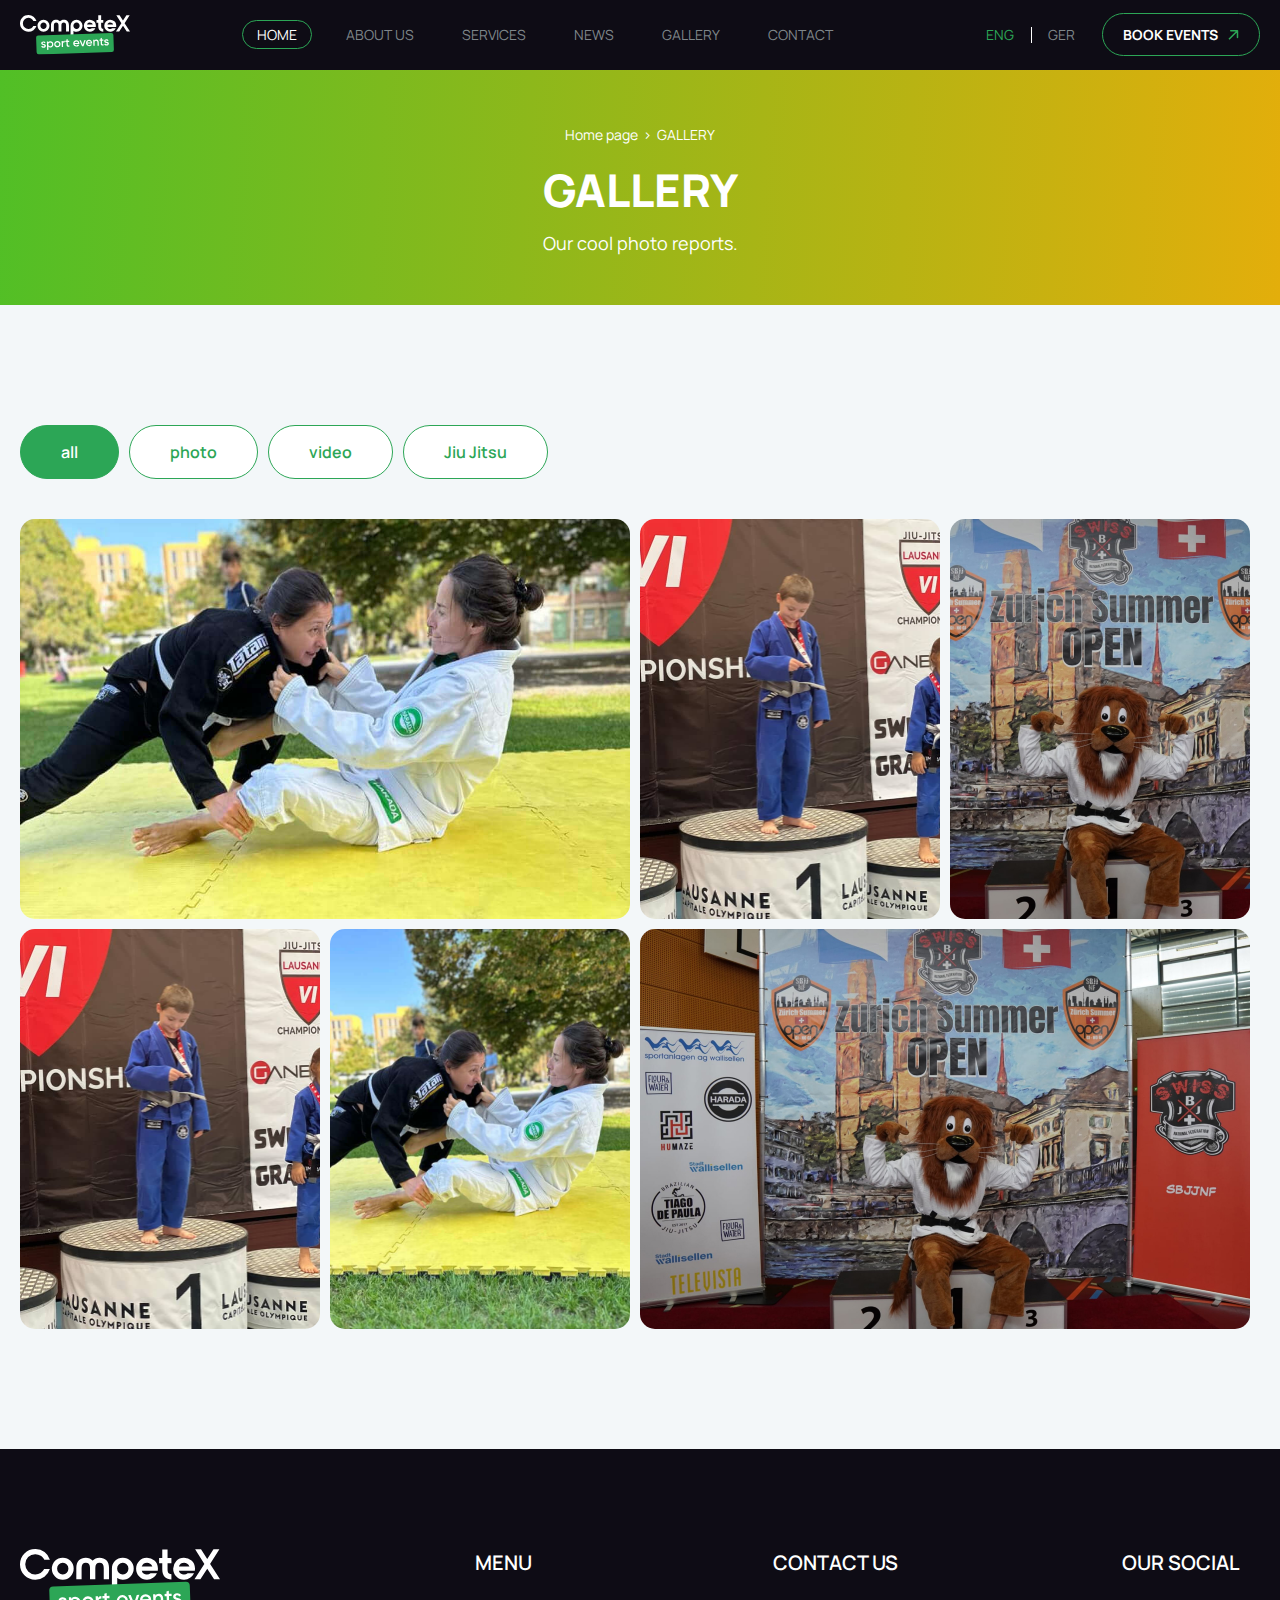
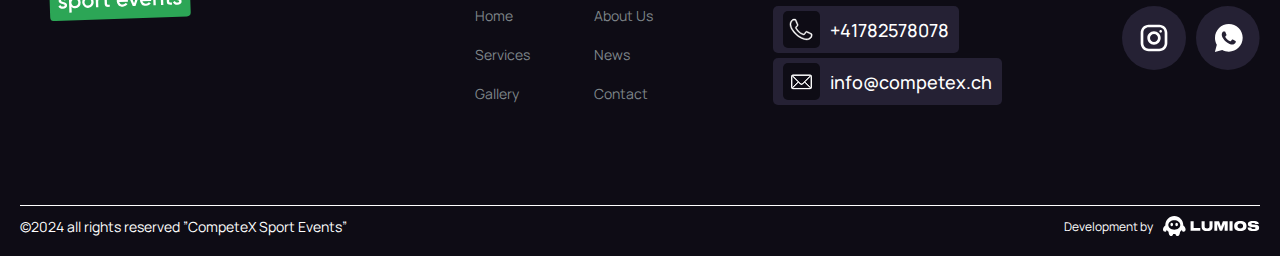
<file: gallery.html>
<!DOCTYPE html>
<html lang="en">
  <head>
    <meta charset="UTF-8" />
    <meta name="viewport" content="width=device-width, initial-scale=1.0" />
    <link rel="stylesheet" href="./assets/style/swiper.css" />
    <link rel="stylesheet" href="./assets/style/style.css" />
    <title>Document</title>
  </head>
  <body>
    <header class="header">
      <div class="container">
        <div class="header__container">
          <a href="./index.html" class="logo">
            <img src="./assets/images/logo.svg" alt="CompeteX" />
          </a>
          <nav>
            <ul class="menu">
              <li class="current_page_item"><a href="./index.html">Home</a></li>
              <li><a href="./about.html">About Us</a></li>
              <li><a href="./services.html">Services</a></li>
              <li><a href="./news.html">News</a></li>
              <li><a href="./gallery.html">Gallery</a></li>
              <li><a href="./contact.html">Contact</a></li>
              <li>
                <div class="header__book">
                  <div class="switch__btns">
                    <button class="switch__btn active">ENG</button>

                    <button class="switch__btn">GER</button>
                  </div>
                  <a href="" class="btn">book events
					<svg xmlns="http://www.w3.org/2000/svg" width="11" height="10" viewBox="0 0 11 10" fill="none">
						<path d="M10.2353 0.756907C10.2353 0.342693 9.89949 0.00690642 9.48528 0.00690657L2.73528 0.00690615C2.32107 0.00690615 1.98528 0.342692 1.98528 0.756906C1.98528 1.17112 2.32107 1.50691 2.73528 1.50691H8.73528V7.50691C8.73528 7.92112 9.07107 8.25691 9.48528 8.25691C9.8995 8.25691 10.2353 7.92112 10.2353 7.50691L10.2353 0.756907ZM1.53033 9.77252L10.0156 1.28724L8.95495 0.226576L0.46967 8.71186L1.53033 9.77252Z" fill="#2CA656"/>
						</svg>
				  </a>
                </div>
              </li>
            </ul>
          </nav>
          <div class="header__book">
            <div class="switch__btns">
              <button class="switch__btn active">ENG</button>

              <button class="switch__btn">GER</button>
            </div>
            <a href="" class="btn">book events
				<svg xmlns="http://www.w3.org/2000/svg" width="11" height="10" viewBox="0 0 11 10" fill="none">
					<path d="M10.2353 0.756907C10.2353 0.342693 9.89949 0.00690642 9.48528 0.00690657L2.73528 0.00690615C2.32107 0.00690615 1.98528 0.342692 1.98528 0.756906C1.98528 1.17112 2.32107 1.50691 2.73528 1.50691H8.73528V7.50691C8.73528 7.92112 9.07107 8.25691 9.48528 8.25691C9.8995 8.25691 10.2353 7.92112 10.2353 7.50691L10.2353 0.756907ZM1.53033 9.77252L10.0156 1.28724L8.95495 0.226576L0.46967 8.71186L1.53033 9.77252Z" fill="#2CA656"/>
				</svg>
			</a>
          </div>
          <div class="burgerBtn">
            <span class="btn-menu-line btn-menu-line1"></span>
            <span class="btn-menu-line btn-menu-line3"></span>
          </div>
        </div>
      </div>
    </header>
    <main>
      <section class=" hero mb-m">
        <div class="container">
          <div class="hero__container">
            <div class="breadcrumbs text-regular-s">
              <div class="breadcrumbs__wrap">
                <a href="./index.html">Home page</a>
                <span> > </span>
                <span>GALLERY</span>
              </div>
            </div>
            <div class="hero__top">
              <h1>GALLERY</h1>
              <p>Our cool photo reports.</p>
            </div>
          </div>
        </div>
      </section>
      <section class="gallery mb-m">
        <div class="container">
          <div class="gallery__container">
            <div class="gallery__container_btns">
              <div class="gallery__container_btns-btn active-tab" data-slug="all" >
                all
              </div>
              <div
                class="gallery__container_btns-btn"
                data-name="photo"
                data-slug="photo" >
                photo
              </div>
              <div
                class="gallery__container_btns-btn"
                data-name="video"
                data-slug="video">
                video
              </div>
              <div
                class="gallery__container_btns-btn"
                data-name="jiu-jitsu"
                data-slug="jiu-jitsu">
                Jiu Jitsu
              </div>
            </div>
            <div class="gallery__images">
              <img
                class="gallery-image"
                src="./assets/images/mission-img2.jpg"
                alt="gallery image"
              />
              <img
                class="gallery-image"
                src="./assets/images/mission-img1.jpg"
                alt="gallery image"
              />

              <img
                class="gallery-image"
                src="./assets/images/gallery-img1.jpg"
                alt="gallery image"
                data-slug="video"
              />

              <img
                class="gallery-image"
                src="./assets/images/mission-img1.jpg"
                alt="gallery image"
                data-slug="photo"
              />
              <img
                class="gallery-image"
                src="./assets/images/mission-img2.jpg"
                alt="gallery image"
                data-slug="jiu-jitsu"
              />
              <img
                class="gallery-image"
                src="./assets/images/gallery-img1.jpg"
                alt="gallery image"
                data-slug="photo"
              />
            </div>
          </div>
        </div>
      </section>
    </main>
    <footer class="footer">
      <div class="container">
        <div class="footer__container">
          <a href="./index.html" class="logo">
            <img src="./assets/images/logo.svg" alt="CompeteX" />
          </a>
          <div class="footer__info">
            <div class="footer__nav">
              <div>MENU</div>
              <ul class="menu">
                <li><a href="./index.html">Home</a></li>
                <li><a href="./about.html">About Us</a></li>
                <li><a href="./services.html">Services</a></li>
                <li><a href="./news.html">News</a></li>
                <li><a href="./gallery.html">Gallery</a></li>
                <li><a href="./contact.html">Contact</a></li>
              </ul>
            </div>

            <div class="footer__contact">
              <div>CONTACT US</div>
              <a href="tel:+41782578078">
                <svg
                  xmlns="http://www.w3.org/2000/svg"
                  width="37"
                  height="37"
                  viewBox="0 0 37 37"
                  fill="none"
                >
                  <rect width="37" height="37" rx="5" fill="#0e0c15" />
                  <path
                    d="M29.0752 23.0139C28.8277 22.6505 28.4649 22.3811 28.0454 22.2495L27.8543 22.1645C27.1323 21.8036 24.7223 20.6144 24.2233 20.434C23.5303 20.1179 22.7103 20.3684 22.3123 21.0179L21.9938 21.4638C21.6629 21.9275 21.3086 22.374 20.9321 22.8015C20.8366 22.8793 20.7205 22.9277 20.5981 22.9409C20.4756 22.9541 20.3519 22.9315 20.242 22.8758L20.0509 22.8015C18.6261 22.2366 17.3165 21.4162 16.1864 20.3809C15.1281 19.3962 14.21 18.2709 13.4578 17.0366L13.3835 16.9304C13.2774 16.7181 13.288 16.6862 13.5322 16.3996C13.7764 16.1129 13.8082 16.0917 13.9462 15.9536C14.0842 15.8156 14.201 15.6988 14.3497 15.5183L14.562 15.2848C14.7497 15.0703 14.9069 14.8309 15.0292 14.5735C15.1323 14.3497 15.1794 14.1043 15.1665 13.8583C15.1535 13.6123 15.0809 13.3731 14.9549 13.1614L14.6045 12.3121C14.2223 11.399 13.6596 9.97638 13.3624 9.29687C12.9165 8.3095 12.513 8.129 11.7486 8.09714H11.1434C10.7328 8.07795 10.3225 8.14031 9.9362 8.28063C9.54987 8.42095 9.19518 8.63645 8.89262 8.91466L8.79707 9.01021C8.1913 9.61006 7.71412 10.3271 7.39467 11.1175C7.07521 11.9078 6.92018 12.7551 6.93903 13.6074C7.10428 15.6891 7.87981 17.676 9.16858 19.3192L9.24288 19.436C10.7293 21.6231 13.8931 25.5619 18.3097 27.3987C20.0175 28.2406 21.869 28.7521 23.7668 28.9062C24.1489 28.9048 24.5298 28.8621 24.9028 28.7788C26.4741 28.4285 28.3108 27.3243 28.8204 25.891C29.2254 24.9877 29.3151 23.9744 29.0752 23.0139ZM27.8224 25.5301C27.4827 26.1065 27.022 26.6024 26.4722 26.9836C25.9223 27.3649 25.2963 27.6224 24.6374 27.7384C23.8624 27.8976 22.8113 28.1206 18.6707 26.4113C14.5301 24.7019 11.4937 20.9223 10.071 18.8415L9.96484 18.6822C8.84211 17.2111 8.1609 15.451 8.00071 13.6074C7.982 12.883 8.11389 12.1627 8.38802 11.492C8.66215 10.8213 9.07255 10.2148 9.59324 9.71098L9.67819 9.61542C10.0895 9.2783 10.6123 9.10781 11.1433 9.13766H11.7166C12.1307 9.13766 12.1519 9.13766 12.3961 9.70038C12.6403 10.2631 13.2561 11.8238 13.6277 12.6943L14.0099 13.618C14.1585 13.8834 14.1267 14.0215 14.0842 14.1276C13.9985 14.3086 13.8877 14.4766 13.7551 14.6266L13.5958 14.8283L13.2561 15.1893C13.0968 15.3485 12.9482 15.5078 12.7783 15.7095C12.3012 16.163 12.204 16.8874 12.5447 17.4507L12.6297 17.5887C13.4324 18.911 14.411 20.1182 15.5387 21.1772C16.7595 22.2911 18.1735 23.1726 19.7111 23.7783L19.9022 23.8527C20.2113 23.993 20.5557 24.0357 20.8897 23.9749C21.2236 23.9142 21.531 23.753 21.7708 23.5129C22.1495 23.0504 22.5039 22.5684 22.8325 22.069L23.151 21.6231C23.1777 21.5623 23.217 21.5079 23.2664 21.4635C23.3158 21.4191 23.3741 21.3857 23.4374 21.3656C23.5007 21.3455 23.5675 21.3391 23.6335 21.3469C23.6994 21.3547 23.763 21.3765 23.8199 21.4108C24.1596 21.5382 25.8371 22.345 27.3659 23.0988L27.5676 23.1944C27.7551 23.2719 27.9362 23.3642 28.109 23.4704C28.1784 24.17 28.0802 24.876 27.8224 25.5301Z"
                    fill="white"
                    stroke="white"
                    stroke-width="0.4"
                  />
                </svg>
                +41782578078
              </a>
              <a href="mailto:info@competex.ch">
                <svg
                  xmlns="http://www.w3.org/2000/svg"
                  width="37"
                  height="37"
                  viewBox="0 0 37 37"
                  fill="none"
                >
                  <rect width="37" height="37" rx="5" fill="#0E0C15" />
                  <path
                    d="M27.1503 13.135L27.9186 12.3641C27.9753 12.4106 28.028 12.4617 28.0764 12.5168L27.3326 13.2629L22.0862 18.5264L21.7344 18.8794L22.0862 19.2324L27.3326 24.4959L28.0764 25.242C28.0281 25.2971 27.9753 25.3482 27.9186 25.3947L27.1503 24.6238L21.9336 19.3902L21.5795 19.0349L21.2254 19.3902L19.4821 21.1391C19.4821 21.1391 19.4821 21.1391 19.4821 21.1391C18.9633 21.6595 18.0369 21.6597 17.5179 21.1391L15.7747 19.3901L15.4206 19.0349L15.0664 19.3901L9.84973 24.6238L9.0814 25.3947C9.02474 25.3482 8.97196 25.2971 8.92364 25.242L9.66736 24.4959L14.9138 19.2324L15.2656 18.8794L14.9138 18.5264L9.66736 13.2629L8.92361 12.5168C8.97193 12.4617 9.02471 12.4106 9.08137 12.3641L9.84973 13.135L17.6734 20.9841L18.0275 20.6311L17.6734 20.9841C17.9061 21.2176 18.2212 21.3106 18.5001 21.3105C18.779 21.3105 19.094 21.2175 19.3266 20.9841L19.3266 20.9841L27.1503 13.135ZM27.077 12.0625C27.3461 12.0625 27.5973 12.1433 27.8072 12.282H26.7961H10.2039H9.19268C9.40261 12.1433 9.65378 12.0625 9.92297 12.0625H27.077ZM28.1868 13.6159V12.6614C28.3254 12.871 28.4062 13.1221 28.4062 13.3917V24.3671C28.4062 24.6367 28.3254 24.8878 28.1868 25.0975V24.1429V13.6159ZM26.7961 25.4768H27.8073C27.5974 25.6155 27.3462 25.6963 27.077 25.6963H9.92297C9.65388 25.6963 9.40271 25.6155 9.19276 25.4768H10.2039H26.7961ZM8.81323 25.0974C8.67463 24.8878 8.59375 24.6367 8.59375 24.3671V13.3917C8.59375 13.1221 8.67462 12.871 8.81323 12.6613V13.6159V24.1429V25.0974Z"
                    fill="white"
                    stroke="white"
                  />
                </svg>
                info@competex.ch
              </a>
            </div>
            <div class="footer__social">
              <div>OUR SOCIAL</div>
              <div class="socials">
                <a href="#">
                  <svg
                    xmlns="http://www.w3.org/2000/svg"
                    width="48"
                    height="48"
                    viewBox="0 0 48 48"
                    fill="none"
                  >
                    <ellipse cx="24" cy="24" rx="24" ry="24" fill="#252134" />
                    <path
                      fill-rule="evenodd"
                      clip-rule="evenodd"
                      d="M28 16H20C17.7909 16 16 17.7909 16 20V28C16 30.2091 17.7909 32 20 32H28C30.2091 32 32 30.2091 32 28V20C32 17.7909 30.2091 16 28 16ZM20 14C16.6863 14 14 16.6863 14 20V28C14 31.3137 16.6863 34 20 34H28C31.3137 34 34 31.3137 34 28V20C34 16.6863 31.3137 14 28 14H20Z"
                      fill="white"
                    />
                    <path
                      d="M29.002 19.9998C29.5543 19.9998 30.002 19.552 30.002 18.9998C30.002 18.4475 29.5543 17.9998 29.002 17.9998C28.4497 17.9998 28.002 18.4475 28.002 18.9998C28.002 19.552 28.4497 19.9998 29.002 19.9998Z"
                      fill="white"
                    />
                    <path
                      fill-rule="evenodd"
                      clip-rule="evenodd"
                      d="M29 23.999C29 26.7604 26.7614 28.999 24 28.999C21.2386 28.999 19 26.7604 19 23.999C19 21.2376 21.2386 18.999 24 18.999C26.7614 18.999 29 21.2376 29 23.999ZM27 23.999C27 25.6559 25.6569 26.999 24 26.999C22.3431 26.999 21 25.6559 21 23.999C21 22.3421 22.3431 20.999 24 20.999C25.6569 20.999 27 22.3421 27 23.999Z"
                      fill="white"
                    />
                  </svg>
                </a>
                <a href="#">
                  <svg
                    xmlns="http://www.w3.org/2000/svg"
                    width="48"
                    height="48"
                    viewBox="0 0 48 48"
                    fill="none"
                  >
                    <ellipse
                      cx="23.8481"
                      cy="24"
                      rx="23.8481"
                      ry="24"
                      fill="#252134"
                    />
                    <path
                      d="M31.9735 16.5625C30.0104 14.5937 27.3929 13.5 24.63 13.5C18.8861 13.5 14.2329 18.1667 14.2329 23.9271C14.2329 25.75 14.7418 27.5729 15.6143 29.1041L14.1602 34.5L19.6859 33.0416C21.2128 33.8437 22.8851 34.2812 24.63 34.2812C30.3739 34.2812 35.0272 29.6146 35.0272 23.8542C34.9545 21.1562 33.9366 18.5312 31.9735 16.5625ZM29.6469 27.6458C29.4287 28.2291 28.4108 28.8125 27.9019 28.8854C27.4656 28.9583 26.884 28.9583 26.3023 28.8125C25.9388 28.6666 25.4298 28.5208 24.8482 28.2292C22.2307 27.1354 20.5584 24.5104 20.413 24.2917C20.2676 24.1458 19.3224 22.9062 19.3224 21.5937C19.3224 20.2812 19.9768 19.6979 20.1949 19.4062C20.413 19.1146 20.7038 19.1146 20.922 19.1146C21.0674 19.1146 21.2855 19.1146 21.4309 19.1146C21.5763 19.1146 21.7944 19.0417 22.0126 19.5521C22.2307 20.0625 22.7396 21.375 22.8124 21.4479C22.8851 21.5937 22.8851 21.7396 22.8124 21.8854C22.7396 22.0312 22.6669 22.1771 22.5215 22.3229C22.3761 22.4687 22.2307 22.6875 22.158 22.7604C22.0126 22.9062 21.8672 23.0521 22.0126 23.2708C22.158 23.5625 22.6669 24.3646 23.4667 25.0937C24.4846 25.9687 25.2844 26.2604 25.5752 26.4062C25.8661 26.5521 26.0115 26.4792 26.1569 26.3333C26.3023 26.1875 26.8113 25.6042 26.9567 25.3125C27.1021 25.0208 27.3202 25.0937 27.5383 25.1667C27.7565 25.2396 29.0652 25.8958 29.2833 26.0417C29.5742 26.1875 29.7196 26.2604 29.7923 26.3333C29.865 26.5521 29.865 27.0625 29.6469 27.6458Z"
                      fill="white"
                    />
                  </svg>
                </a>
              </div>
            </div>
          </div>
        </div>
        <div class="footer__copy">
          <p>©2024 all rights reserved ”CompeteX Sport Events”</p>
          <div class="lumious">
            <span>Development by</span>
            <img src="./assets/images/lumios.svg" alt="Lumios" />
          </div>
        </div>
      </div>
    </footer>
    <script src="./assets/js/swiper.js"></script>
    <script src="./assets/js/script.js"></script>
  </body>
</html>
</file>
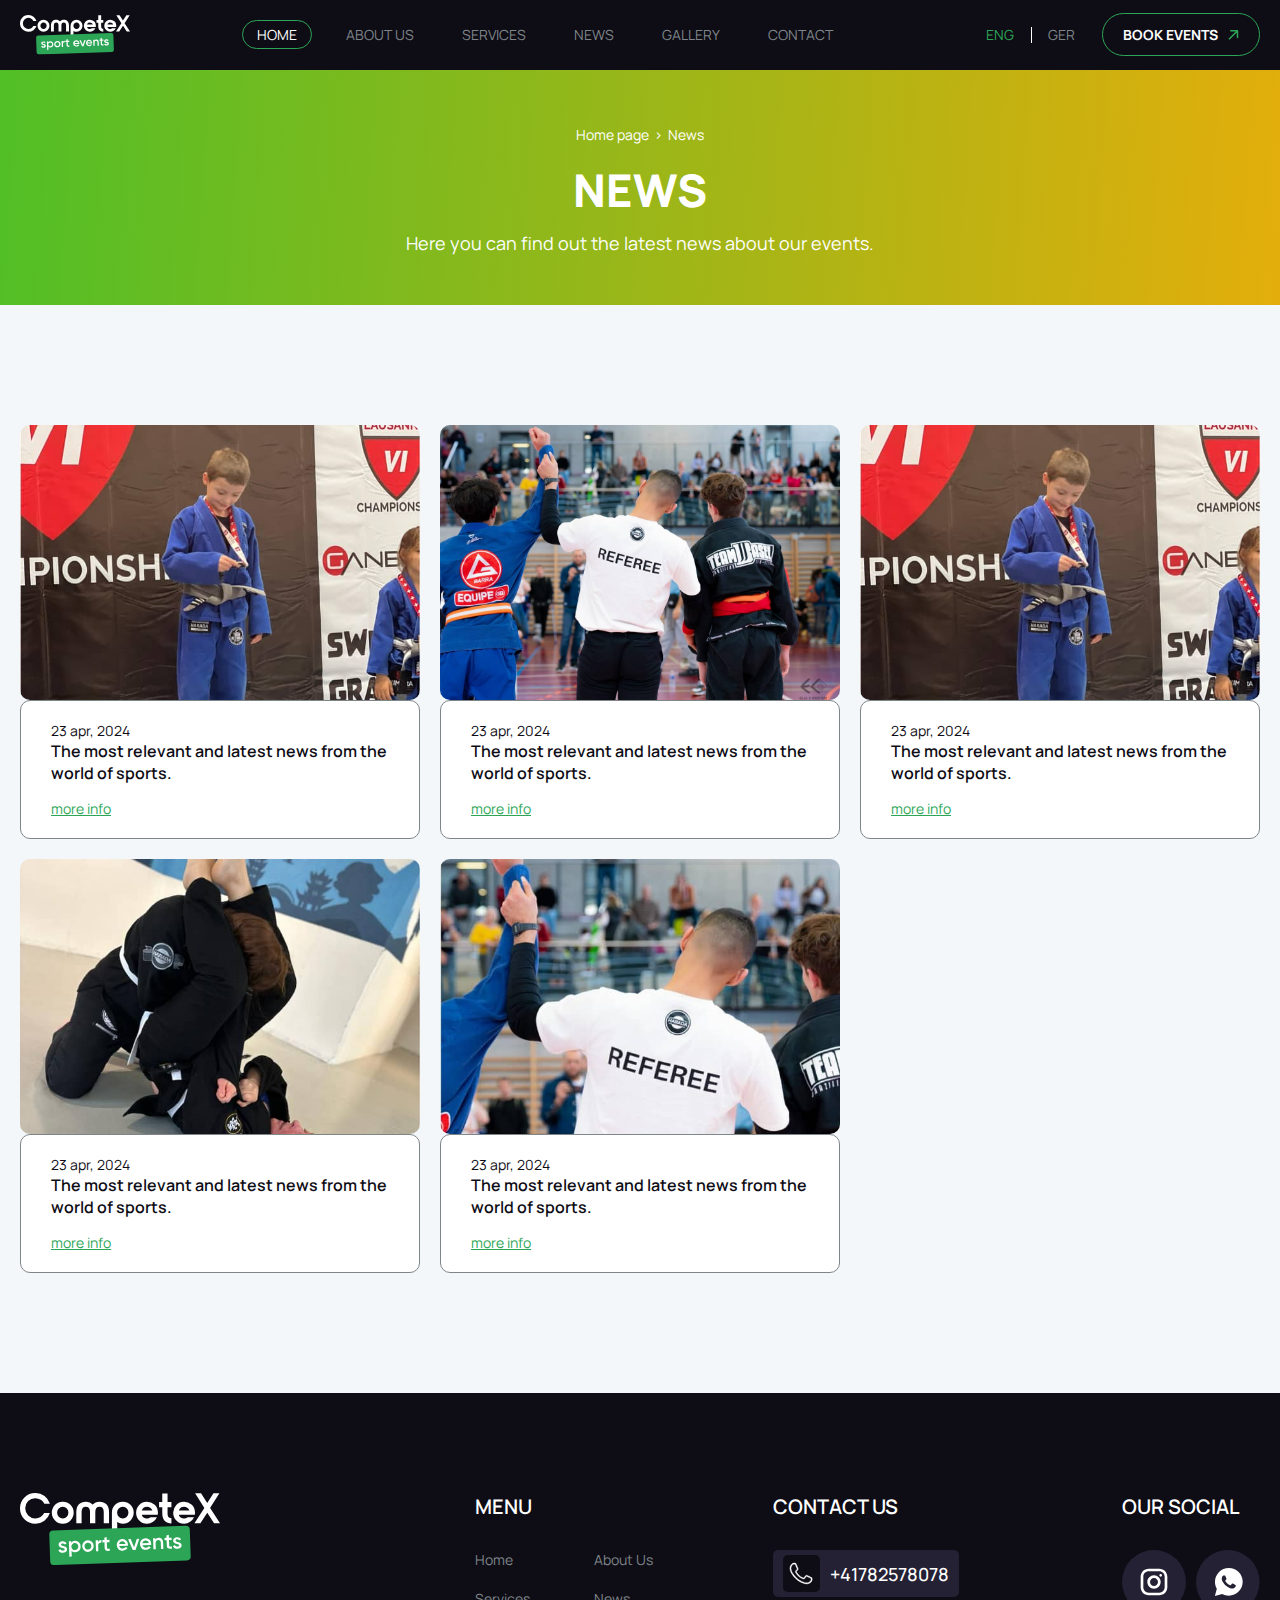
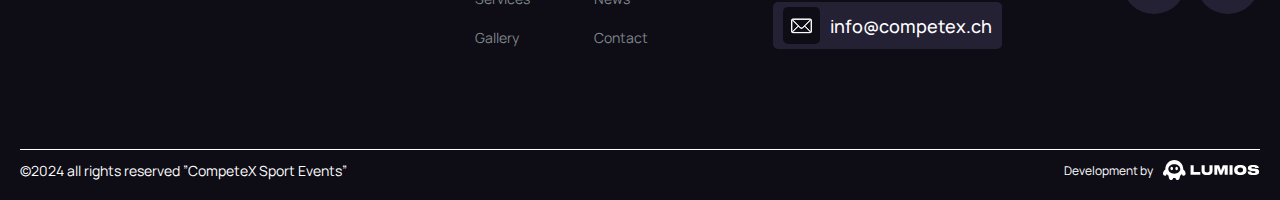
<file: news.html>
<!DOCTYPE html>
<html lang="en">
  <head>
    <meta charset="UTF-8" />
    <meta name="viewport" content="width=device-width, initial-scale=1.0" />
    <link rel="stylesheet" href="./assets/style/swiper.css" />
    <link rel="stylesheet" href="./assets/style/style.css" />
    <title>Document</title>
  </head>
  <body>
    <header class="header">
      <div class="container">
        <div class="header__container">
          <a href="./index.html" class="logo">
            <img src="./assets/images/logo.svg" alt="CompeteX" />
          </a>
          <nav>
            <ul class="menu">
              <li class="current_page_item"><a href="./index.html">Home</a></li>
              <li><a href="./about.html">About Us</a></li>
              <li><a href="./services.html">Services</a></li>
              <li><a href="./news.html">News</a></li>
              <li><a href="./gallery.html">Gallery</a></li>
              <li><a href="./contact.html">Contact</a></li>
              <li>
                <div class="header__book">
                  <div class="switch__btns">
                    <button class="switch__btn active">ENG</button>

                    <button class="switch__btn">GER</button>
                  </div>
                  <a href="" class="btn">book events
					<svg xmlns="http://www.w3.org/2000/svg" width="11" height="10" viewBox="0 0 11 10" fill="none">
						<path d="M10.2353 0.756907C10.2353 0.342693 9.89949 0.00690642 9.48528 0.00690657L2.73528 0.00690615C2.32107 0.00690615 1.98528 0.342692 1.98528 0.756906C1.98528 1.17112 2.32107 1.50691 2.73528 1.50691H8.73528V7.50691C8.73528 7.92112 9.07107 8.25691 9.48528 8.25691C9.8995 8.25691 10.2353 7.92112 10.2353 7.50691L10.2353 0.756907ZM1.53033 9.77252L10.0156 1.28724L8.95495 0.226576L0.46967 8.71186L1.53033 9.77252Z" fill="#2CA656"/>
						</svg>
				  </a>
                </div>
              </li>
            </ul>
          </nav>
          <div class="header__book">
            <div class="switch__btns">
              <button class="switch__btn active">ENG</button>

              <button class="switch__btn">GER</button>
            </div>
            <a href="" class="btn">book events
				<svg xmlns="http://www.w3.org/2000/svg" width="11" height="10" viewBox="0 0 11 10" fill="none">
					<path d="M10.2353 0.756907C10.2353 0.342693 9.89949 0.00690642 9.48528 0.00690657L2.73528 0.00690615C2.32107 0.00690615 1.98528 0.342692 1.98528 0.756906C1.98528 1.17112 2.32107 1.50691 2.73528 1.50691H8.73528V7.50691C8.73528 7.92112 9.07107 8.25691 9.48528 8.25691C9.8995 8.25691 10.2353 7.92112 10.2353 7.50691L10.2353 0.756907ZM1.53033 9.77252L10.0156 1.28724L8.95495 0.226576L0.46967 8.71186L1.53033 9.77252Z" fill="#2CA656"/>
				</svg>
			</a>
          </div>
          <div class="burgerBtn">
            <span class="btn-menu-line btn-menu-line1"></span>
            <span class="btn-menu-line btn-menu-line3"></span>
          </div>
        </div>
      </div>
    </header>
    <main>
      <section class="hero mb-m">
        <div class="container">
          <div class="hero__container">
            <div class="breadcrumbs text-regular-s">
              <div class="breadcrumbs__wrap">
                <a href="./index.html">Home page</a>
                <span> > </span>
                <span>News</span>
              </div>
            </div>
            <div class="hero__top">
              <h1>News</h1>
              <p>Here you can find out the latest news about our events.</p>
            </div>
          </div>
        </div>
      </section>
      <section class="news mb-m">
        <div class="container">
          <div class="news__wrap">
            <div class="news__item">
              <a href="./post.html" class="news__link">
                <img src="./assets/images/mission-img1.jpg" alt="news" />
              </a>
              <div class="news__item_bottom">
                <span class="news__date">23 apr, 2024</span>
                <p>
                  The most relevant and latest news from the world of sports.
                </p>
                <a href="./post.html" class="news__more">more info</a>
              </div>
            </div>
            <div class="news__item">
              <a href="./post.html" class="news__link">
                <img src="./assets/images/mission-img3.jpg" alt="news" />
              </a>
              <div class="news__item_bottom">
                <span class="news__date">23 apr, 2024</span>
                <p>
                  The most relevant and latest news from the world of sports.
                </p>
                <a href="./post.html" class="news__more">more info</a>
              </div>
            </div>
            <div class="news__item">
              <a href="./post.html" class="news__link">
                <img src="./assets/images/mission-img1.jpg" alt="news" />
              </a>
              <div class="news__item_bottom">
                <span class="news__date">23 apr, 2024</span>
                <p>
                  The most relevant and latest news from the world of sports.
                </p>
                <a href="./post.html" class="news__more">more info</a>
              </div>
            </div>
            <div class="news__item">
              <a href="./post.html" class="news__link">
                <img src="./assets/images/gallery-img2.jpg" alt="news" />
              </a>
              <div class="news__item_bottom">
                <span class="news__date">23 apr, 2024</span>
                <p>
                  The most relevant and latest news from the world of sports.
                </p>
                <a href="./post.html" class="news__more">more info</a>
              </div>
            </div>
            <div class="news__item">
              <a href="./post.html" class="news__link">
                <img src="./assets/images/slide-img1.jpg" alt="news" />
              </a>
              <div class="news__item_bottom">
                <span class="news__date">23 apr, 2024</span>
                <p>
                  The most relevant and latest news from the world of sports.
                </p>
                <a href="./post.html" class="news__more">more info</a>
              </div>
            </div>
          </div>
        </div>
      </section>
    </main>
    <footer class="footer">
      <div class="container">
        <div class="footer__container">
          <a href="./index.html" class="logo">
            <img src="./assets/images/logo.svg" alt="CompeteX" />
          </a>
          <div class="footer__info">
            <div class="footer__nav">
              <div>MENU</div>
              <ul class="menu">
                <li><a href="./index.html">Home</a></li>
                <li><a href="./about.html">About Us</a></li>
                <li><a href="./services.html">Services</a></li>
                <li><a href="./news.html">News</a></li>
                <li><a href="./gallery.html">Gallery</a></li>
                <li><a href="./contact.html">Contact</a></li>
              </ul>
            </div>

            <div class="footer__contact">
              <div>CONTACT US</div>
              <a href="tel:+41782578078">
                <svg
                  xmlns="http://www.w3.org/2000/svg"
                  width="37"
                  height="37"
                  viewBox="0 0 37 37"
                  fill="none"
                >
                  <rect width="37" height="37" rx="5" fill="#0e0c15" />
                  <path
                    d="M29.0752 23.0139C28.8277 22.6505 28.4649 22.3811 28.0454 22.2495L27.8543 22.1645C27.1323 21.8036 24.7223 20.6144 24.2233 20.434C23.5303 20.1179 22.7103 20.3684 22.3123 21.0179L21.9938 21.4638C21.6629 21.9275 21.3086 22.374 20.9321 22.8015C20.8366 22.8793 20.7205 22.9277 20.5981 22.9409C20.4756 22.9541 20.3519 22.9315 20.242 22.8758L20.0509 22.8015C18.6261 22.2366 17.3165 21.4162 16.1864 20.3809C15.1281 19.3962 14.21 18.2709 13.4578 17.0366L13.3835 16.9304C13.2774 16.7181 13.288 16.6862 13.5322 16.3996C13.7764 16.1129 13.8082 16.0917 13.9462 15.9536C14.0842 15.8156 14.201 15.6988 14.3497 15.5183L14.562 15.2848C14.7497 15.0703 14.9069 14.8309 15.0292 14.5735C15.1323 14.3497 15.1794 14.1043 15.1665 13.8583C15.1535 13.6123 15.0809 13.3731 14.9549 13.1614L14.6045 12.3121C14.2223 11.399 13.6596 9.97638 13.3624 9.29687C12.9165 8.3095 12.513 8.129 11.7486 8.09714H11.1434C10.7328 8.07795 10.3225 8.14031 9.9362 8.28063C9.54987 8.42095 9.19518 8.63645 8.89262 8.91466L8.79707 9.01021C8.1913 9.61006 7.71412 10.3271 7.39467 11.1175C7.07521 11.9078 6.92018 12.7551 6.93903 13.6074C7.10428 15.6891 7.87981 17.676 9.16858 19.3192L9.24288 19.436C10.7293 21.6231 13.8931 25.5619 18.3097 27.3987C20.0175 28.2406 21.869 28.7521 23.7668 28.9062C24.1489 28.9048 24.5298 28.8621 24.9028 28.7788C26.4741 28.4285 28.3108 27.3243 28.8204 25.891C29.2254 24.9877 29.3151 23.9744 29.0752 23.0139ZM27.8224 25.5301C27.4827 26.1065 27.022 26.6024 26.4722 26.9836C25.9223 27.3649 25.2963 27.6224 24.6374 27.7384C23.8624 27.8976 22.8113 28.1206 18.6707 26.4113C14.5301 24.7019 11.4937 20.9223 10.071 18.8415L9.96484 18.6822C8.84211 17.2111 8.1609 15.451 8.00071 13.6074C7.982 12.883 8.11389 12.1627 8.38802 11.492C8.66215 10.8213 9.07255 10.2148 9.59324 9.71098L9.67819 9.61542C10.0895 9.2783 10.6123 9.10781 11.1433 9.13766H11.7166C12.1307 9.13766 12.1519 9.13766 12.3961 9.70038C12.6403 10.2631 13.2561 11.8238 13.6277 12.6943L14.0099 13.618C14.1585 13.8834 14.1267 14.0215 14.0842 14.1276C13.9985 14.3086 13.8877 14.4766 13.7551 14.6266L13.5958 14.8283L13.2561 15.1893C13.0968 15.3485 12.9482 15.5078 12.7783 15.7095C12.3012 16.163 12.204 16.8874 12.5447 17.4507L12.6297 17.5887C13.4324 18.911 14.411 20.1182 15.5387 21.1772C16.7595 22.2911 18.1735 23.1726 19.7111 23.7783L19.9022 23.8527C20.2113 23.993 20.5557 24.0357 20.8897 23.9749C21.2236 23.9142 21.531 23.753 21.7708 23.5129C22.1495 23.0504 22.5039 22.5684 22.8325 22.069L23.151 21.6231C23.1777 21.5623 23.217 21.5079 23.2664 21.4635C23.3158 21.4191 23.3741 21.3857 23.4374 21.3656C23.5007 21.3455 23.5675 21.3391 23.6335 21.3469C23.6994 21.3547 23.763 21.3765 23.8199 21.4108C24.1596 21.5382 25.8371 22.345 27.3659 23.0988L27.5676 23.1944C27.7551 23.2719 27.9362 23.3642 28.109 23.4704C28.1784 24.17 28.0802 24.876 27.8224 25.5301Z"
                    fill="white"
                    stroke="white"
                    stroke-width="0.4"
                  />
                </svg>
                +41782578078
              </a>
              <a href="mailto:info@competex.ch">
                <svg
                  xmlns="http://www.w3.org/2000/svg"
                  width="37"
                  height="37"
                  viewBox="0 0 37 37"
                  fill="none"
                >
                  <rect width="37" height="37" rx="5" fill="#0E0C15" />
                  <path
                    d="M27.1503 13.135L27.9186 12.3641C27.9753 12.4106 28.028 12.4617 28.0764 12.5168L27.3326 13.2629L22.0862 18.5264L21.7344 18.8794L22.0862 19.2324L27.3326 24.4959L28.0764 25.242C28.0281 25.2971 27.9753 25.3482 27.9186 25.3947L27.1503 24.6238L21.9336 19.3902L21.5795 19.0349L21.2254 19.3902L19.4821 21.1391C19.4821 21.1391 19.4821 21.1391 19.4821 21.1391C18.9633 21.6595 18.0369 21.6597 17.5179 21.1391L15.7747 19.3901L15.4206 19.0349L15.0664 19.3901L9.84973 24.6238L9.0814 25.3947C9.02474 25.3482 8.97196 25.2971 8.92364 25.242L9.66736 24.4959L14.9138 19.2324L15.2656 18.8794L14.9138 18.5264L9.66736 13.2629L8.92361 12.5168C8.97193 12.4617 9.02471 12.4106 9.08137 12.3641L9.84973 13.135L17.6734 20.9841L18.0275 20.6311L17.6734 20.9841C17.9061 21.2176 18.2212 21.3106 18.5001 21.3105C18.779 21.3105 19.094 21.2175 19.3266 20.9841L19.3266 20.9841L27.1503 13.135ZM27.077 12.0625C27.3461 12.0625 27.5973 12.1433 27.8072 12.282H26.7961H10.2039H9.19268C9.40261 12.1433 9.65378 12.0625 9.92297 12.0625H27.077ZM28.1868 13.6159V12.6614C28.3254 12.871 28.4062 13.1221 28.4062 13.3917V24.3671C28.4062 24.6367 28.3254 24.8878 28.1868 25.0975V24.1429V13.6159ZM26.7961 25.4768H27.8073C27.5974 25.6155 27.3462 25.6963 27.077 25.6963H9.92297C9.65388 25.6963 9.40271 25.6155 9.19276 25.4768H10.2039H26.7961ZM8.81323 25.0974C8.67463 24.8878 8.59375 24.6367 8.59375 24.3671V13.3917C8.59375 13.1221 8.67462 12.871 8.81323 12.6613V13.6159V24.1429V25.0974Z"
                    fill="white"
                    stroke="white"
                  />
                </svg>
                info@competex.ch
              </a>
            </div>
            <div class="footer__social">
              <div>OUR SOCIAL</div>
              <div class="socials">
                <a href="#">
                  <svg
                    xmlns="http://www.w3.org/2000/svg"
                    width="48"
                    height="48"
                    viewBox="0 0 48 48"
                    fill="none"
                  >
                    <ellipse cx="24" cy="24" rx="24" ry="24" fill="#252134" />
                    <path
                      fill-rule="evenodd"
                      clip-rule="evenodd"
                      d="M28 16H20C17.7909 16 16 17.7909 16 20V28C16 30.2091 17.7909 32 20 32H28C30.2091 32 32 30.2091 32 28V20C32 17.7909 30.2091 16 28 16ZM20 14C16.6863 14 14 16.6863 14 20V28C14 31.3137 16.6863 34 20 34H28C31.3137 34 34 31.3137 34 28V20C34 16.6863 31.3137 14 28 14H20Z"
                      fill="white"
                    />
                    <path
                      d="M29.002 19.9998C29.5543 19.9998 30.002 19.552 30.002 18.9998C30.002 18.4475 29.5543 17.9998 29.002 17.9998C28.4497 17.9998 28.002 18.4475 28.002 18.9998C28.002 19.552 28.4497 19.9998 29.002 19.9998Z"
                      fill="white"
                    />
                    <path
                      fill-rule="evenodd"
                      clip-rule="evenodd"
                      d="M29 23.999C29 26.7604 26.7614 28.999 24 28.999C21.2386 28.999 19 26.7604 19 23.999C19 21.2376 21.2386 18.999 24 18.999C26.7614 18.999 29 21.2376 29 23.999ZM27 23.999C27 25.6559 25.6569 26.999 24 26.999C22.3431 26.999 21 25.6559 21 23.999C21 22.3421 22.3431 20.999 24 20.999C25.6569 20.999 27 22.3421 27 23.999Z"
                      fill="white"
                    />
                  </svg>
                </a>
                <a href="#">
                  <svg
                    xmlns="http://www.w3.org/2000/svg"
                    width="48"
                    height="48"
                    viewBox="0 0 48 48"
                    fill="none"
                  >
                    <ellipse
                      cx="23.8481"
                      cy="24"
                      rx="23.8481"
                      ry="24"
                      fill="#252134"
                    />
                    <path
                      d="M31.9735 16.5625C30.0104 14.5937 27.3929 13.5 24.63 13.5C18.8861 13.5 14.2329 18.1667 14.2329 23.9271C14.2329 25.75 14.7418 27.5729 15.6143 29.1041L14.1602 34.5L19.6859 33.0416C21.2128 33.8437 22.8851 34.2812 24.63 34.2812C30.3739 34.2812 35.0272 29.6146 35.0272 23.8542C34.9545 21.1562 33.9366 18.5312 31.9735 16.5625ZM29.6469 27.6458C29.4287 28.2291 28.4108 28.8125 27.9019 28.8854C27.4656 28.9583 26.884 28.9583 26.3023 28.8125C25.9388 28.6666 25.4298 28.5208 24.8482 28.2292C22.2307 27.1354 20.5584 24.5104 20.413 24.2917C20.2676 24.1458 19.3224 22.9062 19.3224 21.5937C19.3224 20.2812 19.9768 19.6979 20.1949 19.4062C20.413 19.1146 20.7038 19.1146 20.922 19.1146C21.0674 19.1146 21.2855 19.1146 21.4309 19.1146C21.5763 19.1146 21.7944 19.0417 22.0126 19.5521C22.2307 20.0625 22.7396 21.375 22.8124 21.4479C22.8851 21.5937 22.8851 21.7396 22.8124 21.8854C22.7396 22.0312 22.6669 22.1771 22.5215 22.3229C22.3761 22.4687 22.2307 22.6875 22.158 22.7604C22.0126 22.9062 21.8672 23.0521 22.0126 23.2708C22.158 23.5625 22.6669 24.3646 23.4667 25.0937C24.4846 25.9687 25.2844 26.2604 25.5752 26.4062C25.8661 26.5521 26.0115 26.4792 26.1569 26.3333C26.3023 26.1875 26.8113 25.6042 26.9567 25.3125C27.1021 25.0208 27.3202 25.0937 27.5383 25.1667C27.7565 25.2396 29.0652 25.8958 29.2833 26.0417C29.5742 26.1875 29.7196 26.2604 29.7923 26.3333C29.865 26.5521 29.865 27.0625 29.6469 27.6458Z"
                      fill="white"
                    />
                  </svg>
                </a>
              </div>
            </div>
          </div>
        </div>
        <div class="footer__copy">
          <p>©2024 all rights reserved ”CompeteX Sport Events”</p>
          <div class="lumious">
            <span>Development by</span>
            <img src="./assets/images/lumios.svg" alt="Lumios" />
          </div>
        </div>
      </div>
    </footer>
    <script src="./assets/js/swiper.js"></script>
    <script src="./assets/js/script.js"></script>
  </body>
</html>
</file>
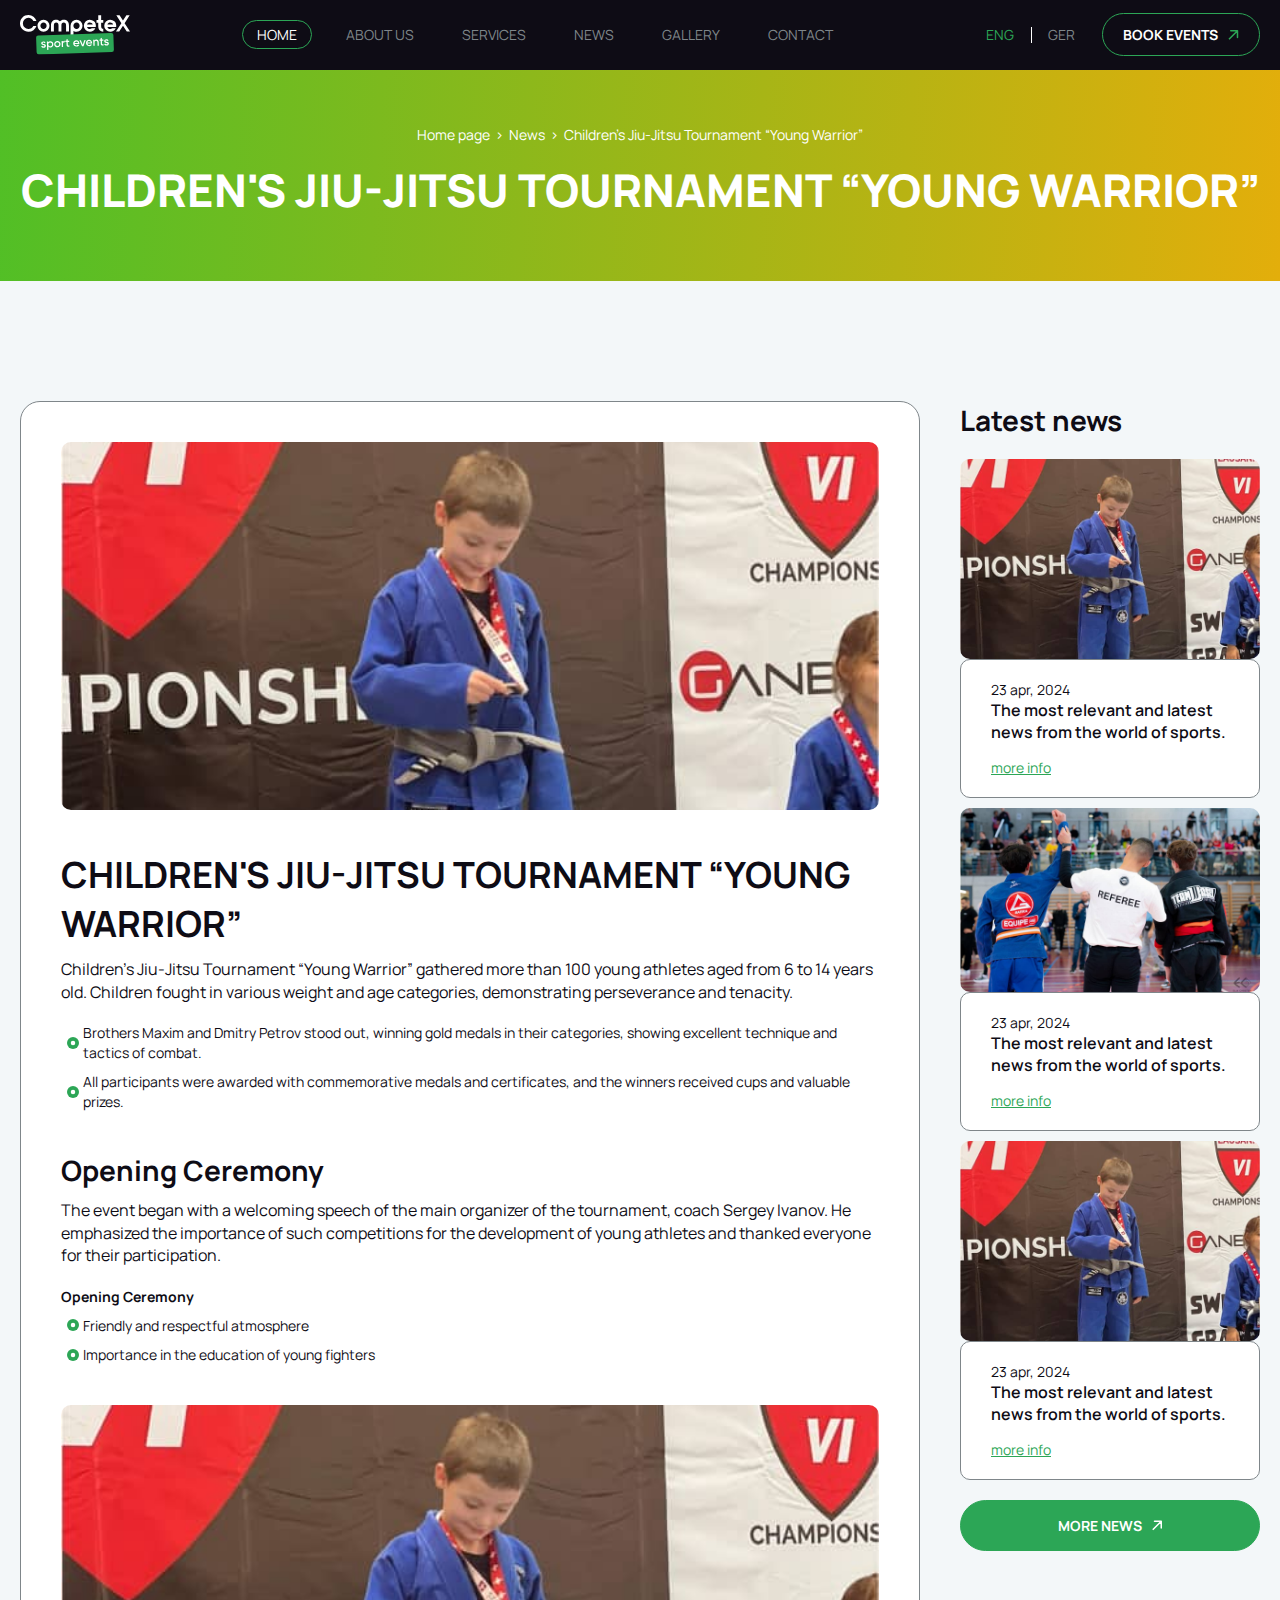
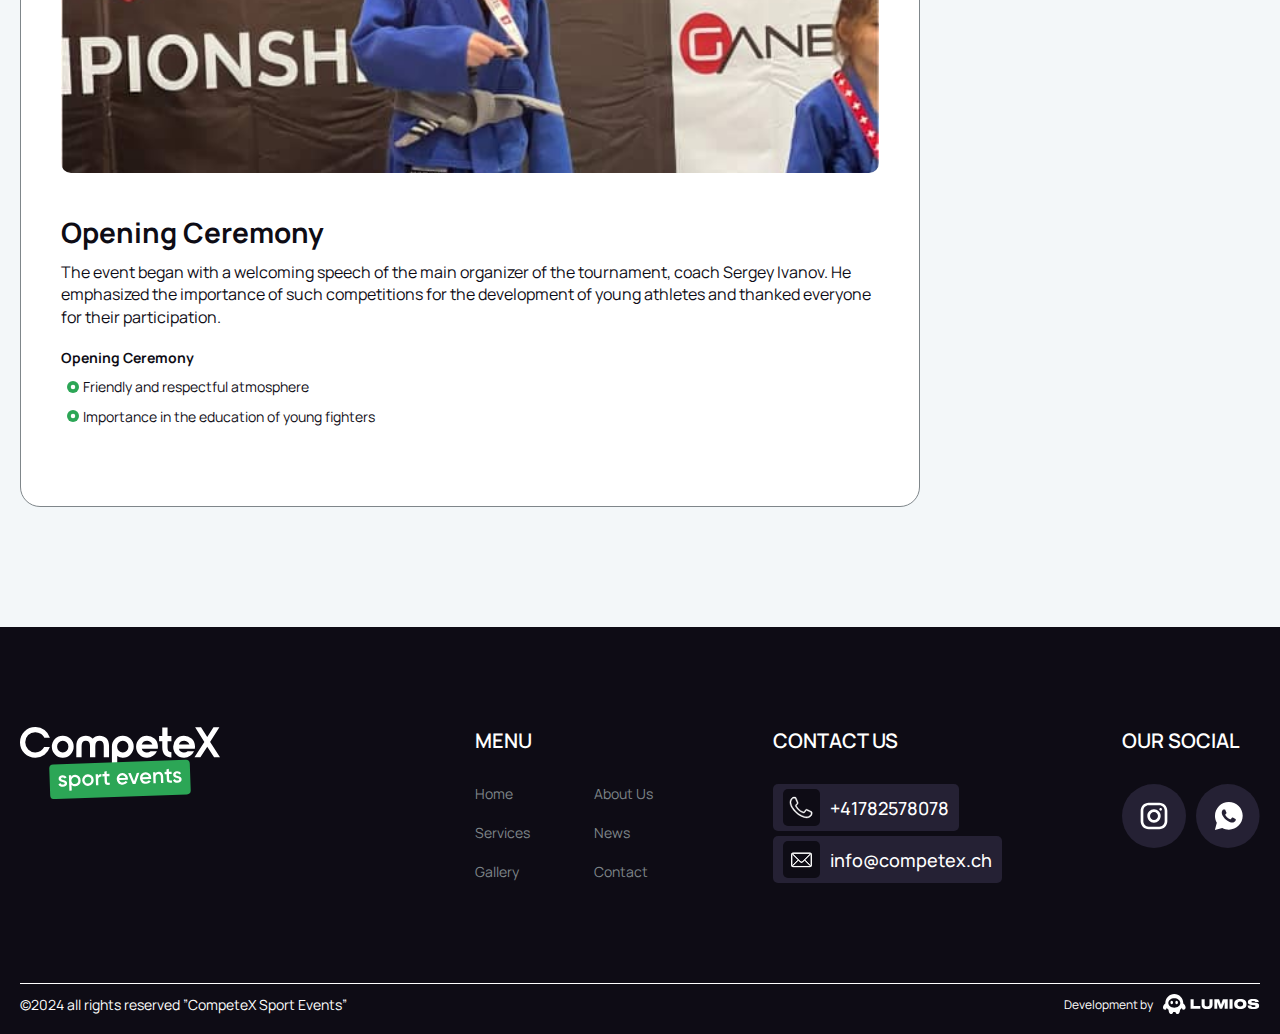
<file: post.html>
<!DOCTYPE html>
<html lang="en">
  <head>
    <meta charset="UTF-8" />
    <meta name="viewport" content="width=device-width, initial-scale=1.0" />
    <link rel="stylesheet" href="./assets/style/swiper.css" />
    <link rel="stylesheet" href="./assets/style/style.css" />
    <title>Document</title>
  </head>
  <body>
    <header class="header">
      <div class="container">
        <div class="header__container">
          <a href="./index.html" class="logo">
            <img src="./assets/images/logo.svg" alt="CompeteX" />
          </a>
          <nav>
            <ul class="menu">
              <li class="current_page_item"><a href="./index.html">Home</a></li>
              <li><a href="./about.html">About Us</a></li>
              <li><a href="./services.html">Services</a></li>
              <li><a href="./news.html">News</a></li>
              <li><a href="./gallery.html">Gallery</a></li>
              <li><a href="./contact.html">Contact</a></li>
              <li>
                <div class="header__book">
                  <div class="switch__btns">
                    <button class="switch__btn active">ENG</button>

                    <button class="switch__btn">GER</button>
                  </div>
                  <a href="" class="btn">book events
					<svg xmlns="http://www.w3.org/2000/svg" width="11" height="10" viewBox="0 0 11 10" fill="none">
						<path d="M10.2353 0.756907C10.2353 0.342693 9.89949 0.00690642 9.48528 0.00690657L2.73528 0.00690615C2.32107 0.00690615 1.98528 0.342692 1.98528 0.756906C1.98528 1.17112 2.32107 1.50691 2.73528 1.50691H8.73528V7.50691C8.73528 7.92112 9.07107 8.25691 9.48528 8.25691C9.8995 8.25691 10.2353 7.92112 10.2353 7.50691L10.2353 0.756907ZM1.53033 9.77252L10.0156 1.28724L8.95495 0.226576L0.46967 8.71186L1.53033 9.77252Z" fill="#2CA656"/>
						</svg>
				  </a>
                </div>
              </li>
            </ul>
          </nav>
          <div class="header__book">
            <div class="switch__btns">
              <button class="switch__btn active">ENG</button>

              <button class="switch__btn">GER</button>
            </div>
            <a href="" class="btn">book events
				<svg xmlns="http://www.w3.org/2000/svg" width="11" height="10" viewBox="0 0 11 10" fill="none">
					<path d="M10.2353 0.756907C10.2353 0.342693 9.89949 0.00690642 9.48528 0.00690657L2.73528 0.00690615C2.32107 0.00690615 1.98528 0.342692 1.98528 0.756906C1.98528 1.17112 2.32107 1.50691 2.73528 1.50691H8.73528V7.50691C8.73528 7.92112 9.07107 8.25691 9.48528 8.25691C9.8995 8.25691 10.2353 7.92112 10.2353 7.50691L10.2353 0.756907ZM1.53033 9.77252L10.0156 1.28724L8.95495 0.226576L0.46967 8.71186L1.53033 9.77252Z" fill="#2CA656"/>
				</svg>
			</a>
          </div>
          <div class="burgerBtn">
            <span class="btn-menu-line btn-menu-line1"></span>
            <span class="btn-menu-line btn-menu-line3"></span>
          </div>
        </div>
      </div>
    </header>
    <main>
      <section class="hero mb-m">
        <div class="container">
          <div class="hero__container">
            <div class="breadcrumbs text-regular-s">
              <div class="breadcrumbs__wrap">
                <a href="./index.html">Home page</a>
                <span> > </span>
                <span>News</span>
                <span> > </span>
                <span>Children's Jiu-Jitsu Tournament “Young Warrior”</span>
              </div>
            </div>
            <div class="hero__top">
              <h1>Children's Jiu-Jitsu Tournament “Young Warrior”</h1>
            </div>
          </div>
        </div>
      </section>
    <div class="container">
		<div class="page-main mb-m">
			<div class="main-content">
				<article class="article">
					<img src="./assets/images/mission-img1.jpg" alt="Children's Jiu-Jitsu Tournament “Young Warrior”">
					<h2>Children's Jiu-Jitsu Tournament “Young Warrior”</h2>
					<p>Children's Jiu-Jitsu Tournament “Young Warrior” gathered more than 100 young athletes aged from 6 to 14 years old. Children fought in various weight and age categories, demonstrating perseverance and tenacity.</p>
					<ul>
						<li>Brothers Maxim and Dmitry Petrov stood out, winning gold medals in their categories, showing excellent technique and tactics of combat.</li>
						<li>All participants were awarded with commemorative medals and certificates, and the winners received cups and valuable prizes.</li>
					</ul>
					<h3>Opening Ceremony</h3>
					<p>The event began with a welcoming speech of the main organizer of the tournament, coach Sergey Ivanov. He emphasized the importance of such competitions for the development of young athletes and thanked everyone for their participation.</p>
					<h4>Opening Ceremony</h4>
					<ul>
					<li>Friendly and respectful atmosphere</li>
					<li>Importance in the education of young fighters</li>	
					</ul>
					<img src="./assets/images/mission-img1.jpg" alt="Children's Jiu-Jitsu Tournament “Young Warrior”">
					<h3>Opening Ceremony</h3>
					<p>The event began with a welcoming speech of the main organizer of the tournament, coach Sergey Ivanov. He emphasized the importance of such competitions for the development of young athletes and thanked everyone for their participation.</p>
					<h4>Opening Ceremony</h4>
					<ul>
					<li>Friendly and respectful atmosphere</li>
					<li>Importance in the education of young fighters</li>	
					</ul>
				</article>
			</div>
			<div class="navbar">
				<h3>Latest news</h3>
				<div class="navbar__wrap">
					<div class="news__item">
						<a href="./post.html" class="news__link">
						  <img src="./assets/images/mission-img1.jpg" alt="news" />
						</a>
						<div class="news__item_bottom">
						  <span class="news__date">23 apr, 2024</span>
						  <p>
							The most relevant and latest news from the world of sports.
						  </p>
						  <a href="./post.html" class="news__more">more info</a>
						</div>
					  </div>
					  <div class="news__item">
						<a href="./post.html" class="news__link">
						  <img src="./assets/images/mission-img3.jpg" alt="news" />
						</a>
						<div class="news__item_bottom">
						  <span class="news__date">23 apr, 2024</span>
						  <p>
							The most relevant and latest news from the world of sports.
						  </p>
						  <a href="./post.html" class="news__more">more info</a>
						</div>
					  </div>
					  <div class="news__item">
						<a href="./post.html" class="news__link">
						  <img src="./assets/images/mission-img1.jpg" alt="news" />
						</a>
						<div class="news__item_bottom">
						  <span class="news__date">23 apr, 2024</span>
						  <p>
							The most relevant and latest news from the world of sports.
						  </p>
						  <a href="./post.html" class="news__more">more info</a>
						</div>
					  </div>
				</div>
				<a href="./news.html" class="green-btn">more news
					<svg xmlns="http://www.w3.org/2000/svg" width="10" height="11" viewBox="0 0 10 11" fill="none">
						<path d="M9.99309 1.25739C9.99309 0.843181 9.65731 0.507395 9.24309 0.507395L2.49309 0.507394C2.07888 0.507394 1.74309 0.843181 1.74309 1.25739C1.74309 1.67161 2.07888 2.00739 2.49309 2.00739H8.49309V8.00739C8.49309 8.42161 8.82888 8.75739 9.24309 8.75739C9.65731 8.75739 9.99309 8.42161 9.99309 8.00739L9.99309 1.25739ZM1.28814 10.273L9.77342 1.78772L8.71276 0.727064L0.227482 9.21235L1.28814 10.273Z" fill="white"/>
						</svg>
				</a>
			</div>
		</div>
	</div>
    </main>
    <footer class="footer">
      <div class="container">
        <div class="footer__container">
          <a href="./index.html" class="logo">
            <img src="./assets/images/logo.svg" alt="CompeteX" />
          </a>
          <div class="footer__info">
            <div class="footer__nav">
              <div>MENU</div>
              <ul class="menu">
                <li><a href="./index.html">Home</a></li>
                <li><a href="./about.html">About Us</a></li>
                <li><a href="./services.html">Services</a></li>
                <li><a href="./news.html">News</a></li>
                <li><a href="./gallery.html">Gallery</a></li>
                <li><a href="./contact.html">Contact</a></li>
              </ul>
            </div>

            <div class="footer__contact">
              <div>CONTACT US</div>
              <a href="tel:+41782578078">
                <svg
                  xmlns="http://www.w3.org/2000/svg"
                  width="37"
                  height="37"
                  viewBox="0 0 37 37"
                  fill="none"
                >
                  <rect width="37" height="37" rx="5" fill="#0e0c15" />
                  <path
                    d="M29.0752 23.0139C28.8277 22.6505 28.4649 22.3811 28.0454 22.2495L27.8543 22.1645C27.1323 21.8036 24.7223 20.6144 24.2233 20.434C23.5303 20.1179 22.7103 20.3684 22.3123 21.0179L21.9938 21.4638C21.6629 21.9275 21.3086 22.374 20.9321 22.8015C20.8366 22.8793 20.7205 22.9277 20.5981 22.9409C20.4756 22.9541 20.3519 22.9315 20.242 22.8758L20.0509 22.8015C18.6261 22.2366 17.3165 21.4162 16.1864 20.3809C15.1281 19.3962 14.21 18.2709 13.4578 17.0366L13.3835 16.9304C13.2774 16.7181 13.288 16.6862 13.5322 16.3996C13.7764 16.1129 13.8082 16.0917 13.9462 15.9536C14.0842 15.8156 14.201 15.6988 14.3497 15.5183L14.562 15.2848C14.7497 15.0703 14.9069 14.8309 15.0292 14.5735C15.1323 14.3497 15.1794 14.1043 15.1665 13.8583C15.1535 13.6123 15.0809 13.3731 14.9549 13.1614L14.6045 12.3121C14.2223 11.399 13.6596 9.97638 13.3624 9.29687C12.9165 8.3095 12.513 8.129 11.7486 8.09714H11.1434C10.7328 8.07795 10.3225 8.14031 9.9362 8.28063C9.54987 8.42095 9.19518 8.63645 8.89262 8.91466L8.79707 9.01021C8.1913 9.61006 7.71412 10.3271 7.39467 11.1175C7.07521 11.9078 6.92018 12.7551 6.93903 13.6074C7.10428 15.6891 7.87981 17.676 9.16858 19.3192L9.24288 19.436C10.7293 21.6231 13.8931 25.5619 18.3097 27.3987C20.0175 28.2406 21.869 28.7521 23.7668 28.9062C24.1489 28.9048 24.5298 28.8621 24.9028 28.7788C26.4741 28.4285 28.3108 27.3243 28.8204 25.891C29.2254 24.9877 29.3151 23.9744 29.0752 23.0139ZM27.8224 25.5301C27.4827 26.1065 27.022 26.6024 26.4722 26.9836C25.9223 27.3649 25.2963 27.6224 24.6374 27.7384C23.8624 27.8976 22.8113 28.1206 18.6707 26.4113C14.5301 24.7019 11.4937 20.9223 10.071 18.8415L9.96484 18.6822C8.84211 17.2111 8.1609 15.451 8.00071 13.6074C7.982 12.883 8.11389 12.1627 8.38802 11.492C8.66215 10.8213 9.07255 10.2148 9.59324 9.71098L9.67819 9.61542C10.0895 9.2783 10.6123 9.10781 11.1433 9.13766H11.7166C12.1307 9.13766 12.1519 9.13766 12.3961 9.70038C12.6403 10.2631 13.2561 11.8238 13.6277 12.6943L14.0099 13.618C14.1585 13.8834 14.1267 14.0215 14.0842 14.1276C13.9985 14.3086 13.8877 14.4766 13.7551 14.6266L13.5958 14.8283L13.2561 15.1893C13.0968 15.3485 12.9482 15.5078 12.7783 15.7095C12.3012 16.163 12.204 16.8874 12.5447 17.4507L12.6297 17.5887C13.4324 18.911 14.411 20.1182 15.5387 21.1772C16.7595 22.2911 18.1735 23.1726 19.7111 23.7783L19.9022 23.8527C20.2113 23.993 20.5557 24.0357 20.8897 23.9749C21.2236 23.9142 21.531 23.753 21.7708 23.5129C22.1495 23.0504 22.5039 22.5684 22.8325 22.069L23.151 21.6231C23.1777 21.5623 23.217 21.5079 23.2664 21.4635C23.3158 21.4191 23.3741 21.3857 23.4374 21.3656C23.5007 21.3455 23.5675 21.3391 23.6335 21.3469C23.6994 21.3547 23.763 21.3765 23.8199 21.4108C24.1596 21.5382 25.8371 22.345 27.3659 23.0988L27.5676 23.1944C27.7551 23.2719 27.9362 23.3642 28.109 23.4704C28.1784 24.17 28.0802 24.876 27.8224 25.5301Z"
                    fill="white"
                    stroke="white"
                    stroke-width="0.4"
                  />
                </svg>
                +41782578078
              </a>
              <a href="mailto:info@competex.ch">
                <svg
                  xmlns="http://www.w3.org/2000/svg"
                  width="37"
                  height="37"
                  viewBox="0 0 37 37"
                  fill="none"
                >
                  <rect width="37" height="37" rx="5" fill="#0E0C15" />
                  <path
                    d="M27.1503 13.135L27.9186 12.3641C27.9753 12.4106 28.028 12.4617 28.0764 12.5168L27.3326 13.2629L22.0862 18.5264L21.7344 18.8794L22.0862 19.2324L27.3326 24.4959L28.0764 25.242C28.0281 25.2971 27.9753 25.3482 27.9186 25.3947L27.1503 24.6238L21.9336 19.3902L21.5795 19.0349L21.2254 19.3902L19.4821 21.1391C19.4821 21.1391 19.4821 21.1391 19.4821 21.1391C18.9633 21.6595 18.0369 21.6597 17.5179 21.1391L15.7747 19.3901L15.4206 19.0349L15.0664 19.3901L9.84973 24.6238L9.0814 25.3947C9.02474 25.3482 8.97196 25.2971 8.92364 25.242L9.66736 24.4959L14.9138 19.2324L15.2656 18.8794L14.9138 18.5264L9.66736 13.2629L8.92361 12.5168C8.97193 12.4617 9.02471 12.4106 9.08137 12.3641L9.84973 13.135L17.6734 20.9841L18.0275 20.6311L17.6734 20.9841C17.9061 21.2176 18.2212 21.3106 18.5001 21.3105C18.779 21.3105 19.094 21.2175 19.3266 20.9841L19.3266 20.9841L27.1503 13.135ZM27.077 12.0625C27.3461 12.0625 27.5973 12.1433 27.8072 12.282H26.7961H10.2039H9.19268C9.40261 12.1433 9.65378 12.0625 9.92297 12.0625H27.077ZM28.1868 13.6159V12.6614C28.3254 12.871 28.4062 13.1221 28.4062 13.3917V24.3671C28.4062 24.6367 28.3254 24.8878 28.1868 25.0975V24.1429V13.6159ZM26.7961 25.4768H27.8073C27.5974 25.6155 27.3462 25.6963 27.077 25.6963H9.92297C9.65388 25.6963 9.40271 25.6155 9.19276 25.4768H10.2039H26.7961ZM8.81323 25.0974C8.67463 24.8878 8.59375 24.6367 8.59375 24.3671V13.3917C8.59375 13.1221 8.67462 12.871 8.81323 12.6613V13.6159V24.1429V25.0974Z"
                    fill="white"
                    stroke="white"
                  />
                </svg>
                info@competex.ch
              </a>
            </div>
            <div class="footer__social">
              <div>OUR SOCIAL</div>
              <div class="socials">
                <a href="#">
                  <svg
                    xmlns="http://www.w3.org/2000/svg"
                    width="48"
                    height="48"
                    viewBox="0 0 48 48"
                    fill="none"
                  >
                    <ellipse cx="24" cy="24" rx="24" ry="24" fill="#252134" />
                    <path
                      fill-rule="evenodd"
                      clip-rule="evenodd"
                      d="M28 16H20C17.7909 16 16 17.7909 16 20V28C16 30.2091 17.7909 32 20 32H28C30.2091 32 32 30.2091 32 28V20C32 17.7909 30.2091 16 28 16ZM20 14C16.6863 14 14 16.6863 14 20V28C14 31.3137 16.6863 34 20 34H28C31.3137 34 34 31.3137 34 28V20C34 16.6863 31.3137 14 28 14H20Z"
                      fill="white"
                    />
                    <path
                      d="M29.002 19.9998C29.5543 19.9998 30.002 19.552 30.002 18.9998C30.002 18.4475 29.5543 17.9998 29.002 17.9998C28.4497 17.9998 28.002 18.4475 28.002 18.9998C28.002 19.552 28.4497 19.9998 29.002 19.9998Z"
                      fill="white"
                    />
                    <path
                      fill-rule="evenodd"
                      clip-rule="evenodd"
                      d="M29 23.999C29 26.7604 26.7614 28.999 24 28.999C21.2386 28.999 19 26.7604 19 23.999C19 21.2376 21.2386 18.999 24 18.999C26.7614 18.999 29 21.2376 29 23.999ZM27 23.999C27 25.6559 25.6569 26.999 24 26.999C22.3431 26.999 21 25.6559 21 23.999C21 22.3421 22.3431 20.999 24 20.999C25.6569 20.999 27 22.3421 27 23.999Z"
                      fill="white"
                    />
                  </svg>
                </a>
                <a href="#">
                  <svg
                    xmlns="http://www.w3.org/2000/svg"
                    width="48"
                    height="48"
                    viewBox="0 0 48 48"
                    fill="none"
                  >
                    <ellipse
                      cx="23.8481"
                      cy="24"
                      rx="23.8481"
                      ry="24"
                      fill="#252134"
                    />
                    <path
                      d="M31.9735 16.5625C30.0104 14.5937 27.3929 13.5 24.63 13.5C18.8861 13.5 14.2329 18.1667 14.2329 23.9271C14.2329 25.75 14.7418 27.5729 15.6143 29.1041L14.1602 34.5L19.6859 33.0416C21.2128 33.8437 22.8851 34.2812 24.63 34.2812C30.3739 34.2812 35.0272 29.6146 35.0272 23.8542C34.9545 21.1562 33.9366 18.5312 31.9735 16.5625ZM29.6469 27.6458C29.4287 28.2291 28.4108 28.8125 27.9019 28.8854C27.4656 28.9583 26.884 28.9583 26.3023 28.8125C25.9388 28.6666 25.4298 28.5208 24.8482 28.2292C22.2307 27.1354 20.5584 24.5104 20.413 24.2917C20.2676 24.1458 19.3224 22.9062 19.3224 21.5937C19.3224 20.2812 19.9768 19.6979 20.1949 19.4062C20.413 19.1146 20.7038 19.1146 20.922 19.1146C21.0674 19.1146 21.2855 19.1146 21.4309 19.1146C21.5763 19.1146 21.7944 19.0417 22.0126 19.5521C22.2307 20.0625 22.7396 21.375 22.8124 21.4479C22.8851 21.5937 22.8851 21.7396 22.8124 21.8854C22.7396 22.0312 22.6669 22.1771 22.5215 22.3229C22.3761 22.4687 22.2307 22.6875 22.158 22.7604C22.0126 22.9062 21.8672 23.0521 22.0126 23.2708C22.158 23.5625 22.6669 24.3646 23.4667 25.0937C24.4846 25.9687 25.2844 26.2604 25.5752 26.4062C25.8661 26.5521 26.0115 26.4792 26.1569 26.3333C26.3023 26.1875 26.8113 25.6042 26.9567 25.3125C27.1021 25.0208 27.3202 25.0937 27.5383 25.1667C27.7565 25.2396 29.0652 25.8958 29.2833 26.0417C29.5742 26.1875 29.7196 26.2604 29.7923 26.3333C29.865 26.5521 29.865 27.0625 29.6469 27.6458Z"
                      fill="white"
                    />
                  </svg>
                </a>
              </div>
            </div>
          </div>
        </div>
        <div class="footer__copy">
          <p>©2024 all rights reserved ”CompeteX Sport Events”</p>
          <div class="lumious">
            <span>Development by</span>
            <img src="./assets/images/lumios.svg" alt="Lumios" />
          </div>
        </div>
      </div>
    </footer>
    <script src="./assets/js/swiper.js"></script>
    <script src="./assets/js/script.js"></script>
  </body>
</html>
</file>
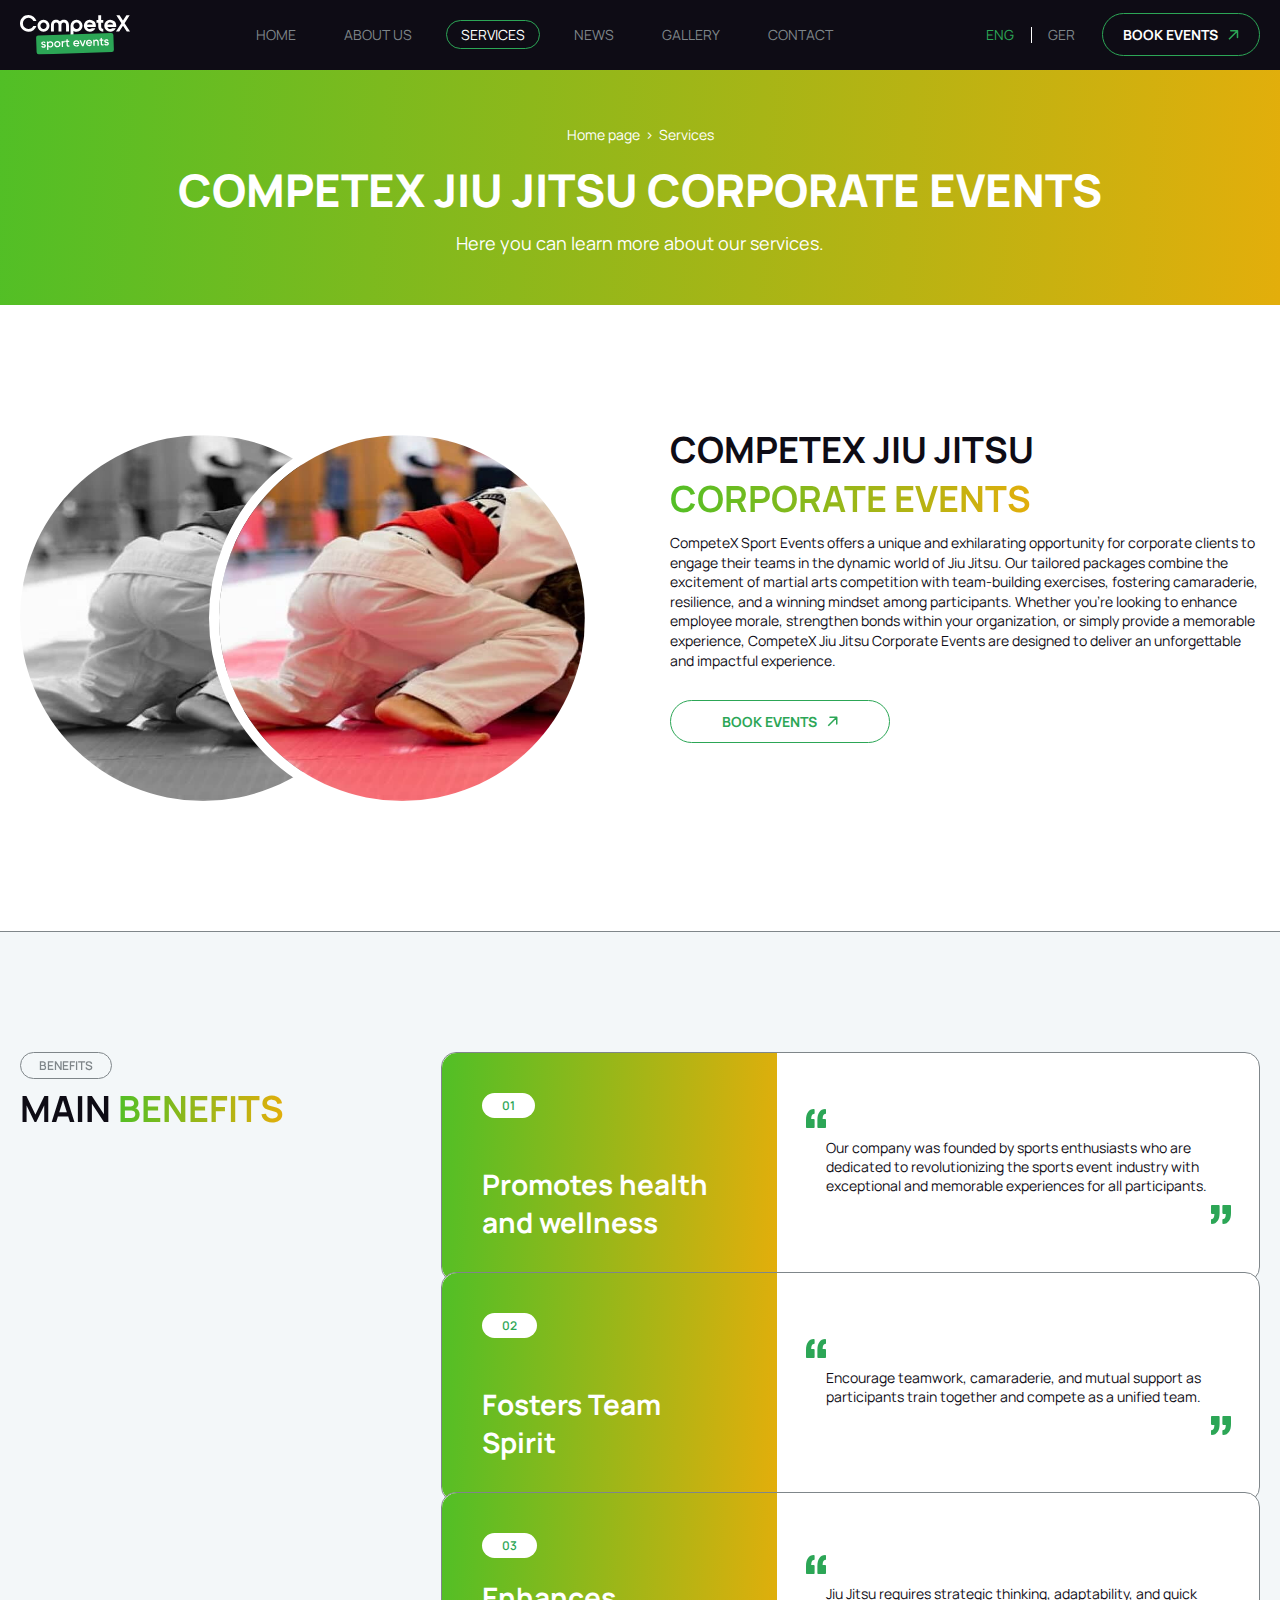
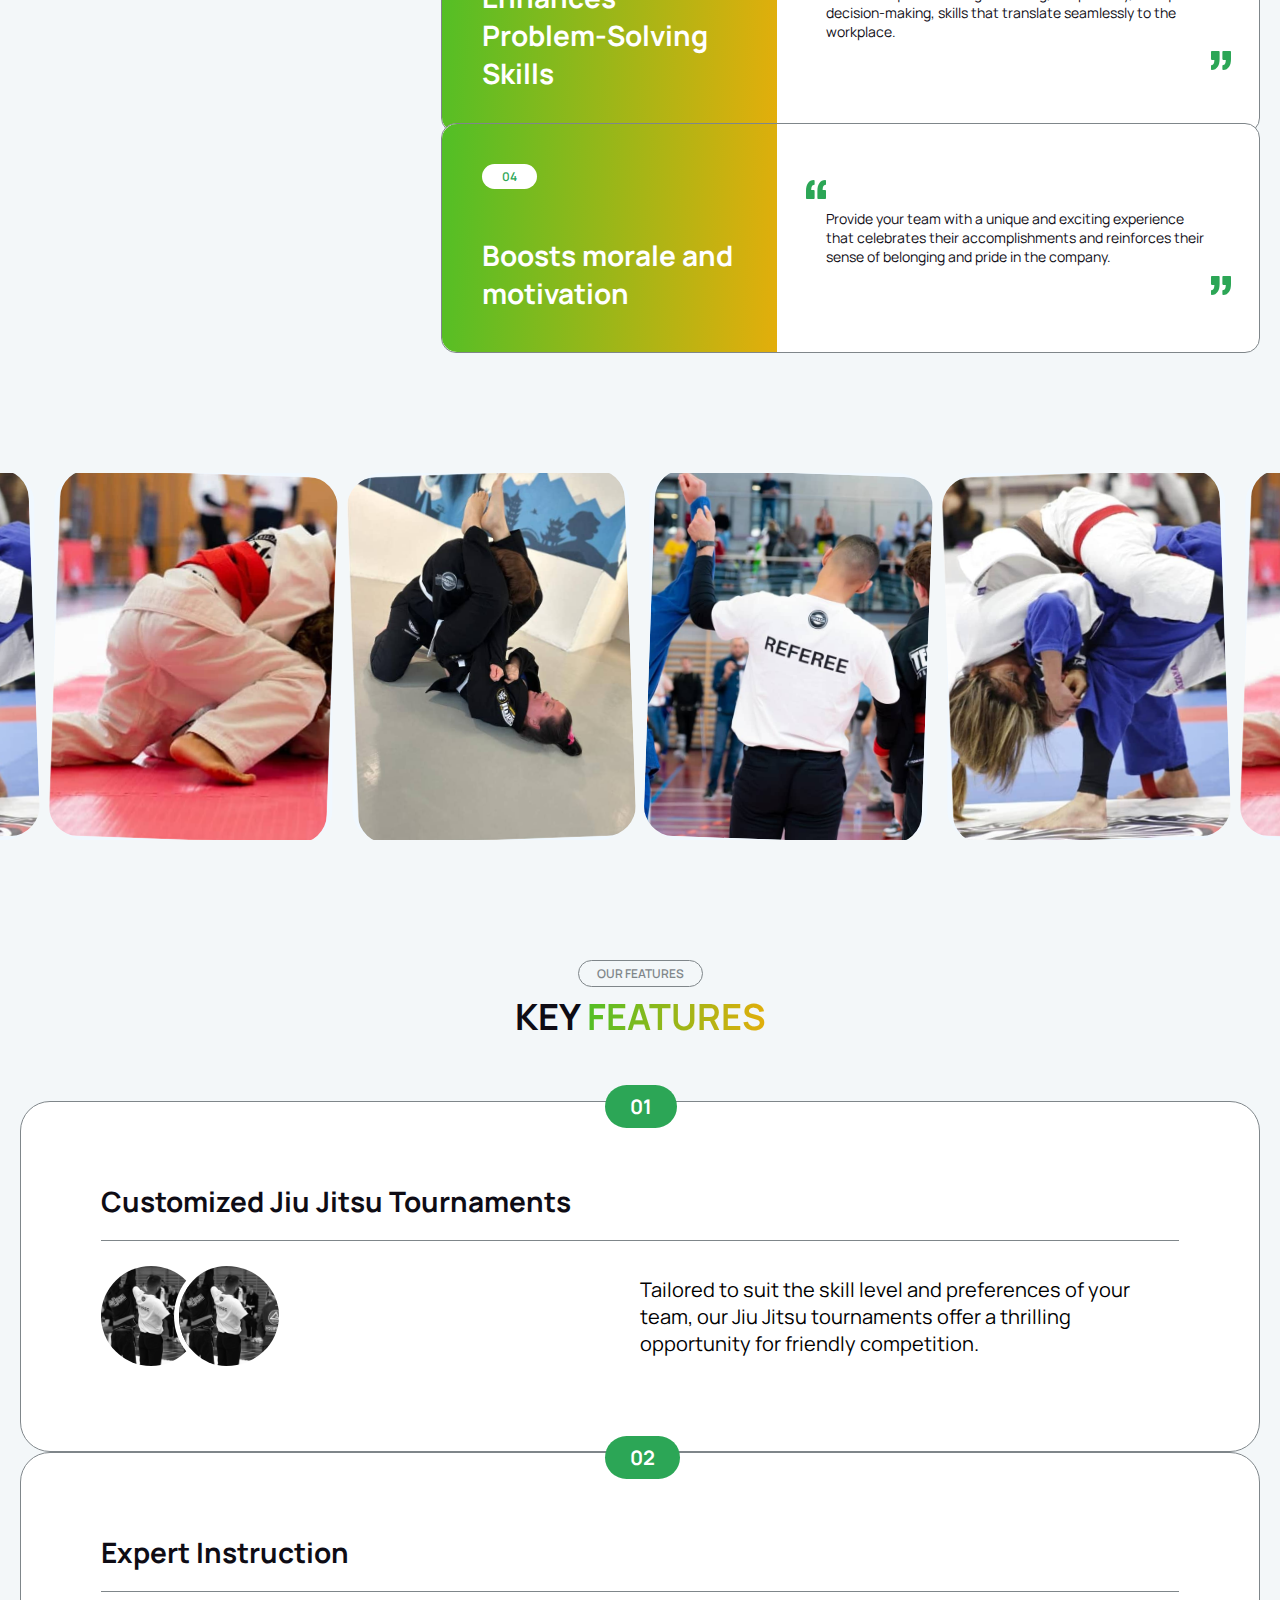
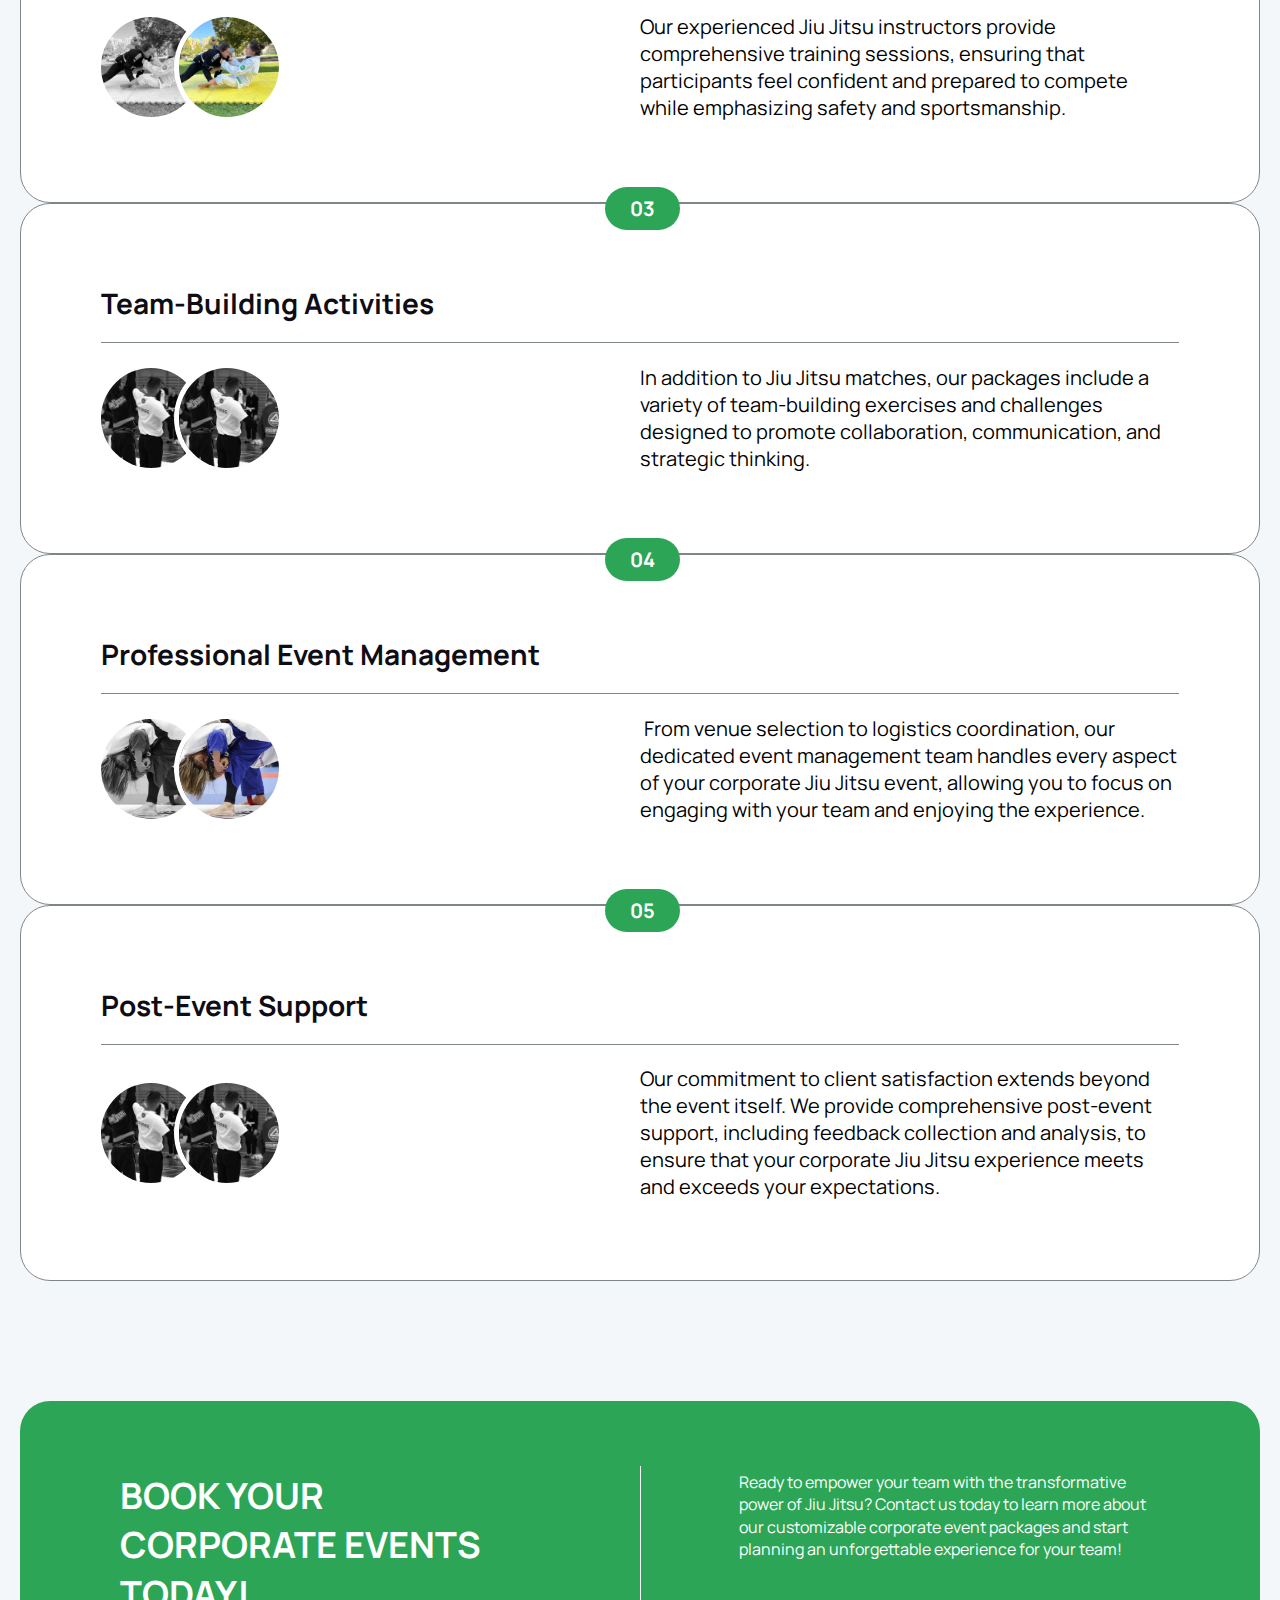
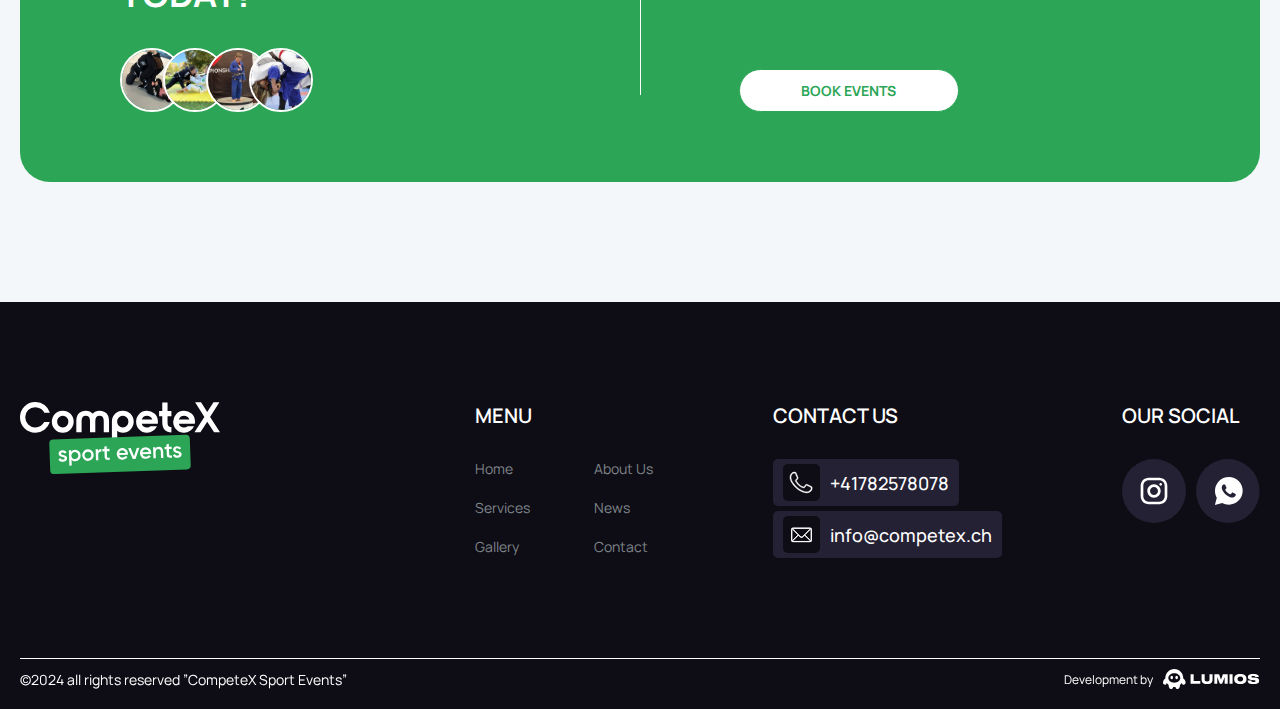
<file: service-page.html>
<!DOCTYPE html>
<html lang="en">
  <head>
    <meta charset="UTF-8" />
    <meta name="viewport" content="width=device-width, initial-scale=1.0" />
    <link rel="stylesheet" href="./assets/style/swiper.css" />
    <link rel="stylesheet" href="./assets/style/style.css" />
    <title>Document</title>
  </head>
  <body>
    <header class="header">
      <div class="container">
        <div class="header__container">
          <a href="./index.html" class="logo">
            <img src="./assets/images/logo.svg" alt="CompeteX" />
          </a>
          <nav>
            <ul class="menu">
              <li ><a href="./index.html">Home</a></li>
              <li><a href="./about.html">About Us</a></li>
              <li class="current_page_item"><a href="./services.html">Services</a></li>
              <li><a href="./news.html">News</a></li>
              <li><a href="./gallery.html">Gallery</a></li>
              <li><a href="./contact.html">Contact</a></li>
              <li>
                <div class="header__book">
                  <div class="switch__btns">
                    <button class="switch__btn active">ENG</button>
                    <button class="switch__btn">GER</button>
                  </div>
                  <a href="./contact.html" class="btn">book events
					<svg xmlns="http://www.w3.org/2000/svg" width="11" height="10" viewBox="0 0 11 10" fill="none">
						<path d="M10.2353 0.756907C10.2353 0.342693 9.89949 0.00690642 9.48528 0.00690657L2.73528 0.00690615C2.32107 0.00690615 1.98528 0.342692 1.98528 0.756906C1.98528 1.17112 2.32107 1.50691 2.73528 1.50691H8.73528V7.50691C8.73528 7.92112 9.07107 8.25691 9.48528 8.25691C9.8995 8.25691 10.2353 7.92112 10.2353 7.50691L10.2353 0.756907ZM1.53033 9.77252L10.0156 1.28724L8.95495 0.226576L0.46967 8.71186L1.53033 9.77252Z" fill="#2CA656"/>
						</svg>
				  </a>
                </div>
              </li>
            </ul>
          </nav>
          <div class="header__book">
            <div class="switch__btns">
              <button class="switch__btn active">ENG</button>
              <button class="switch__btn">GER</button>
            </div>
            <a href="./contact.html" class="btn">book events
				<svg xmlns="http://www.w3.org/2000/svg" width="11" height="10" viewBox="0 0 11 10" fill="none">
					<path d="M10.2353 0.756907C10.2353 0.342693 9.89949 0.00690642 9.48528 0.00690657L2.73528 0.00690615C2.32107 0.00690615 1.98528 0.342692 1.98528 0.756906C1.98528 1.17112 2.32107 1.50691 2.73528 1.50691H8.73528V7.50691C8.73528 7.92112 9.07107 8.25691 9.48528 8.25691C9.8995 8.25691 10.2353 7.92112 10.2353 7.50691L10.2353 0.756907ZM1.53033 9.77252L10.0156 1.28724L8.95495 0.226576L0.46967 8.71186L1.53033 9.77252Z" fill="#2CA656"/>
				</svg>
			</a>
          </div>
          <div class="burgerBtn">
            <span class="btn-menu-line btn-menu-line1"></span>
            <span class="btn-menu-line btn-menu-line3"></span>
          </div>
        </div>
      </div>
    </header>
    <main>
		<section class="hero">
			<div class="container">
			<div class="hero__container">
				<div class="breadcrumbs text-regular-s">
					  <div class="breadcrumbs__wrap">
						<a href="./index.html">Home page</a>
						<span> > </span>
						<span>Services</span>
					  </div>
				  </div>
			  <div class="hero__top">
					<h1>CompeteX Jiu Jitsu Corporate Events</h1>
				  <p>
					Here you can learn more about our services.
				  </p>
				</div>
			  </div>
			  
			</div>
		  </section>
		  <section class="events mb-m">
			<div class="container">
				<div class="events__container">
					<div class="events__images">
						<img src="./assets/images/slide-img3.jpg" alt="CompeteX Jiu Jitsu Corporate Events">
						<img src="./assets/images/slide-img3.jpg" alt="CompeteX Jiu Jitsu Corporate Events">
					</div>
					<div class="events__content">
						<h2>CompeteX Jiu Jitsu <span>Corporate Events</span></h2>
						<p>CompeteX Sport Events offers a unique and exhilarating opportunity for corporate clients to engage their teams in the dynamic world of Jiu Jitsu. Our tailored packages combine the excitement of martial arts competition with team-building exercises, fostering camaraderie, resilience, and a winning mindset among participants. Whether you're looking to enhance employee morale, strengthen bonds within your organization, or simply provide a memorable experience, CompeteX Jiu Jitsu Corporate Events are designed to deliver an unforgettable and impactful experience.</p>
						<a href="./contact.html" class="btn">book events
							<svg xmlns="http://www.w3.org/2000/svg" width="11" height="11" viewBox="0 0 11 11" fill="none">
								<path d="M10.4926 1.25691C10.4926 0.842693 10.1568 0.506906 9.74261 0.506907L2.99261 0.506906C2.57839 0.506906 2.24261 0.842692 2.24261 1.25691C2.24261 1.67112 2.57839 2.00691 2.99261 2.00691H8.99261V8.00691C8.99261 8.42112 9.32839 8.75691 9.74261 8.75691C10.1568 8.75691 10.4926 8.42112 10.4926 8.00691L10.4926 1.25691ZM1.78765 10.2725L10.2729 1.78724L9.21228 0.726576L0.726994 9.21186L1.78765 10.2725Z" fill="#2CA656"/>
								</svg>
						</a>
					</div>
				</div>
			</div>
		  </section>
		  <section class="benefits mb-m">
			<div class="container">
			  <div class="benefits__container">
				<div class="benefits__content title scrolling__title">
				  <div>benefits</div>
				  <h2>main <span>Benefits</span></h2>
				</div>
				<div class="benefits__scrolling scrolling">
				  <div class="benefits__scrolling_item scrolling_item">
					<div class="benefits__item_title" > 
						<span>01</span>
						<h3>Promotes health and wellness</h3>
					</div>
					<div class="benefits__item-content scrolling_item-content">
					  <p>
						Our company was founded by sports enthusiasts who are dedicated to revolutionizing the sports event industry with exceptional and memorable experiences for all participants.
					  </p>
					</div>
				  </div>
				  <div class="benefits__scrolling_item scrolling_item">
					<div class="benefits__item_title" > 
						<span>02</span>
						<h3>Fosters Team Spirit</h3>
					</div>
					<div class="benefits__item-content scrolling_item-content">
					  <p>
						Encourage teamwork, camaraderie, and mutual support as participants train together and compete as a unified team.					  </p>
					</div>
				  </div>
				  <div class="benefits__scrolling_item scrolling_item">
					<div class="benefits__item_title" > 
						<span>03</span>
						<h3>Enhances Problem-Solving Skills</h3>
					</div>
					<div class="benefits__item-content scrolling_item-content">
					  <p>
						Jiu Jitsu requires strategic thinking, adaptability, and quick decision-making, skills that translate seamlessly to the workplace.					  </p>
					</div>
				  </div>
				  <div class="benefits__scrolling_item scrolling_item">
					<div class="benefits__item_title" > 
						<span>04</span>
						<h3>Boosts morale and motivation</h3>
					</div>
					<div class="benefits__item-content scrolling_item-content">
					  <p>
						Provide your team with a unique and exciting experience that celebrates their accomplishments and reinforces their sense of belonging and pride in the company.					  </p>
					</div>
				  </div>
				 
				</div>
			  </div>
			</div>
		  </section>
		  <section class="move mb-m">
			<div class=" move__slider">
				<div class="swiper  moveSlider">
				  <div class="swiper-wrapper">
					<div class="swiper-slide  move-slide">
					  <img src="./assets/images/mission-img3.jpg" alt="about image" />
					</div>
					<div class="swiper-slide  move-slide">
					  <img src="./assets/images/slide-img2.jpg" alt="about image" />
					</div>
					<div class="swiper-slide  move-slide">
					  <img src="./assets/images/slide-img3.jpg" alt="about image" />
					</div>
					<div class="swiper-slide  move-slide">
					  <img src="./assets/images/slide-img4.jpg" alt="about image" />
					</div>
					
					<div class="swiper-slide  move-slide">
					  <img src="./assets/images/mission-img3.jpg" alt="about image" />
					</div>
					<div class="swiper-slide  move-slide">
					  <img src="./assets/images/slide-img2.jpg" alt="about image" />
					</div>
					<div class="swiper-slide  move-slide">
					  <img src="./assets/images/slide-img3.jpg" alt="about image" />
					</div>
					<div class="swiper-slide  move-slide">
					  <img src="./assets/images/slide-img4.jpg" alt="about image" />
					</div>
					
					<div class="swiper-slide  move-slide">
					  <img src="./assets/images/mission-img3.jpg" alt="about image" />
					</div>
					<div class="swiper-slide  move-slide">
					  <img src="./assets/images/slide-img2.jpg" alt="about image" />
					</div>
					<div class="swiper-slide  move-slide">
					  <img src="./assets/images/slide-img3.jpg" alt="about image" />
					</div>
					<div class="swiper-slide  move-slide">
					  <img src="./assets/images/slide-img4.jpg" alt="about image" />
					</div>
					
				  </div>
				</div>
			  </div>
		  </section>
		  
		<section class="feature mb-m">
			<div class="container">
				<div class="feature__container">
					<div class="feature__title title">
						<div>our features</div>
						<h2>Key <span>Features</span></h2>
					</div>
					<div class="feature__items">
						<div class="feature__item">
							<div class="feature__item_title">
								<div class="green">01</div>
								<h3>Customized Jiu Jitsu Tournaments</h3>
							</div>
							<div class="feature__item_content">
								<div class="feature__item_images">
									<img src="./assets/images/vision-img1.jpg" alt="Team-Building Activities">
									<img src="./assets/images/vision-img1.jpg" alt="Team-Building Activities">
								</div>
								<div class="feature__item_text">
									<p>Tailored to suit the skill level and preferences of your team, our Jiu Jitsu tournaments offer a thrilling opportunity for friendly competition.</p>
								</div>
								
							</div>
						</div>
						<div class="feature__item">
							<div class="feature__item_title">
								<div class="green">02</div>
								<h3>Expert Instruction</h3>
							</div>
							<div class="feature__item_content">
								<div class="feature__item_images">
									<img src="./assets/images/mission-img2.jpg" alt="Expert Instruction">
									<img src="./assets/images/mission-img2.jpg" alt="Expert Instruction">
								</div>
								<div class="feature__item_text">
									<p>Our experienced Jiu Jitsu instructors provide comprehensive training sessions, ensuring that participants feel confident and prepared to compete while emphasizing safety and sportsmanship.</p>
								</div>
								
							</div>
						</div>
						<div class="feature__item">
							<div class="feature__item_title">
								<div class="green">03</div>
								<h3>Team-Building Activities</h3>
							</div>
							<div class="feature__item_content">
								<div class="feature__item_images">
									<img src="./assets/images/vision-img1.jpg" alt="Team-Building Activities">
									<img src="./assets/images/vision-img1.jpg" alt="Team-Building Activities">
								</div>
								<div class="feature__item_text">
									<p>In addition to Jiu Jitsu matches, our packages include a variety of team-building exercises and challenges designed to promote collaboration, communication, and strategic thinking.</p>
								</div>
								
							</div>
						</div>
						<div class="feature__item">
							<div class="feature__item_title">
								<div class="green">04</div>
								<h3>Professional Event Management</h3>
							</div>
							<div class="feature__item_content">
								<div class="feature__item_images">
									<img src="./assets/images/slide-img2.jpg" alt="Professional Event Management">
									<img src="./assets/images/slide-img2.jpg" alt="Professional Event Management">
								</div>
								<div class="feature__item_text">
									<p> From venue selection to logistics coordination, our dedicated event management team handles every aspect of your corporate Jiu Jitsu event, allowing you to focus on engaging with your team and enjoying the experience.</p>
								</div>
								
							</div>
						</div>
						<div class="feature__item">
							<div class="feature__item_title">
								<div class="green">05</div>
								<h3>Post-Event Support</h3>
							</div>
							<div class="feature__item_content">
								<div class="feature__item_images">
									<img src="./assets/images/vision-img1.jpg" alt="Post-Event Support">
									<img src="./assets/images/vision-img1.jpg" alt="Post-Event Support">
								</div>
								<div class="feature__item_text">
									<p>Our commitment to client satisfaction extends beyond the event itself. We provide comprehensive post-event support, including feedback collection and analysis, to ensure that your corporate Jiu Jitsu experience meets and exceeds your expectations.</p>
								</div>
								
							</div>
						</div>
					</div>
				</div>
			</div>
		</section>
		<section class="promo mb-m">
			<div class="container">
				<div class="promo__container">
					<div class="promo__title">
						<h2>Book Your Corporate Events Today!</h2>
						<div class="promo__images">
							<img src="./assets/images/slide-img4.jpg" alt="Book Your Corporate Events Today!">
							<img src="./assets/images/mission-img2.jpg" alt="Book Your Corporate Events Today!">
							<img src="./assets/images/mission-img1.jpg" alt="Book Your Corporate Events Today!">
							<img src="./assets/images/slide-img2.jpg" alt="Book Your Corporate Events Today!">
						</div>
					</div>
					<div class="promo__info">
						<p>Ready to empower your team with the transformative power of Jiu Jitsu? Contact us today to learn more about our customizable corporate event packages and start planning an unforgettable experience for your team!</p>
						<a href="./contact.html" class="btn">book events</a>
					</div>
				</div>
			</div>
		  </section>
</main>
<footer class="footer">
  <div class="container">
	<div class="footer__container">
	  <a href="./index.html" class="logo">
		<img src="./assets/images/logo.svg" alt="CompeteX" />
	  </a>
	  <div class="footer__info">
		<div class="footer__nav">
		  <div>MENU</div>
		  <ul class="menu">
			<li><a href="./index.html">Home</a></li>
			<li><a href="./about.html">About Us</a></li>
			<li><a href="./services.html">Services</a></li>
			<li><a href="./news.html">News</a></li>
			<li><a href="./gallery.html">Gallery</a></li>
			<li><a href="./contact.html">Contact</a></li>
		  </ul>
		</div>

		<div class="footer__contact">
		  <div>CONTACT US</div>
		  <a href="tel:+41782578078">
			<svg
			  xmlns="http://www.w3.org/2000/svg"
			  width="37"
			  height="37"
			  viewBox="0 0 37 37"
			  fill="none"
			>
			  <rect width="37" height="37" rx="5" fill="#0e0c15" />
			  <path
				d="M29.0752 23.0139C28.8277 22.6505 28.4649 22.3811 28.0454 22.2495L27.8543 22.1645C27.1323 21.8036 24.7223 20.6144 24.2233 20.434C23.5303 20.1179 22.7103 20.3684 22.3123 21.0179L21.9938 21.4638C21.6629 21.9275 21.3086 22.374 20.9321 22.8015C20.8366 22.8793 20.7205 22.9277 20.5981 22.9409C20.4756 22.9541 20.3519 22.9315 20.242 22.8758L20.0509 22.8015C18.6261 22.2366 17.3165 21.4162 16.1864 20.3809C15.1281 19.3962 14.21 18.2709 13.4578 17.0366L13.3835 16.9304C13.2774 16.7181 13.288 16.6862 13.5322 16.3996C13.7764 16.1129 13.8082 16.0917 13.9462 15.9536C14.0842 15.8156 14.201 15.6988 14.3497 15.5183L14.562 15.2848C14.7497 15.0703 14.9069 14.8309 15.0292 14.5735C15.1323 14.3497 15.1794 14.1043 15.1665 13.8583C15.1535 13.6123 15.0809 13.3731 14.9549 13.1614L14.6045 12.3121C14.2223 11.399 13.6596 9.97638 13.3624 9.29687C12.9165 8.3095 12.513 8.129 11.7486 8.09714H11.1434C10.7328 8.07795 10.3225 8.14031 9.9362 8.28063C9.54987 8.42095 9.19518 8.63645 8.89262 8.91466L8.79707 9.01021C8.1913 9.61006 7.71412 10.3271 7.39467 11.1175C7.07521 11.9078 6.92018 12.7551 6.93903 13.6074C7.10428 15.6891 7.87981 17.676 9.16858 19.3192L9.24288 19.436C10.7293 21.6231 13.8931 25.5619 18.3097 27.3987C20.0175 28.2406 21.869 28.7521 23.7668 28.9062C24.1489 28.9048 24.5298 28.8621 24.9028 28.7788C26.4741 28.4285 28.3108 27.3243 28.8204 25.891C29.2254 24.9877 29.3151 23.9744 29.0752 23.0139ZM27.8224 25.5301C27.4827 26.1065 27.022 26.6024 26.4722 26.9836C25.9223 27.3649 25.2963 27.6224 24.6374 27.7384C23.8624 27.8976 22.8113 28.1206 18.6707 26.4113C14.5301 24.7019 11.4937 20.9223 10.071 18.8415L9.96484 18.6822C8.84211 17.2111 8.1609 15.451 8.00071 13.6074C7.982 12.883 8.11389 12.1627 8.38802 11.492C8.66215 10.8213 9.07255 10.2148 9.59324 9.71098L9.67819 9.61542C10.0895 9.2783 10.6123 9.10781 11.1433 9.13766H11.7166C12.1307 9.13766 12.1519 9.13766 12.3961 9.70038C12.6403 10.2631 13.2561 11.8238 13.6277 12.6943L14.0099 13.618C14.1585 13.8834 14.1267 14.0215 14.0842 14.1276C13.9985 14.3086 13.8877 14.4766 13.7551 14.6266L13.5958 14.8283L13.2561 15.1893C13.0968 15.3485 12.9482 15.5078 12.7783 15.7095C12.3012 16.163 12.204 16.8874 12.5447 17.4507L12.6297 17.5887C13.4324 18.911 14.411 20.1182 15.5387 21.1772C16.7595 22.2911 18.1735 23.1726 19.7111 23.7783L19.9022 23.8527C20.2113 23.993 20.5557 24.0357 20.8897 23.9749C21.2236 23.9142 21.531 23.753 21.7708 23.5129C22.1495 23.0504 22.5039 22.5684 22.8325 22.069L23.151 21.6231C23.1777 21.5623 23.217 21.5079 23.2664 21.4635C23.3158 21.4191 23.3741 21.3857 23.4374 21.3656C23.5007 21.3455 23.5675 21.3391 23.6335 21.3469C23.6994 21.3547 23.763 21.3765 23.8199 21.4108C24.1596 21.5382 25.8371 22.345 27.3659 23.0988L27.5676 23.1944C27.7551 23.2719 27.9362 23.3642 28.109 23.4704C28.1784 24.17 28.0802 24.876 27.8224 25.5301Z"
				fill="white"
				stroke="white"
				stroke-width="0.4"
			  />
			</svg>
			+41782578078
		  </a>
		  <a href="mailto:info@competex.ch">
			<svg
			  xmlns="http://www.w3.org/2000/svg"
			  width="37"
			  height="37"
			  viewBox="0 0 37 37"
			  fill="none"
			>
			  <rect width="37" height="37" rx="5" fill="#0E0C15" />
			  <path
				d="M27.1503 13.135L27.9186 12.3641C27.9753 12.4106 28.028 12.4617 28.0764 12.5168L27.3326 13.2629L22.0862 18.5264L21.7344 18.8794L22.0862 19.2324L27.3326 24.4959L28.0764 25.242C28.0281 25.2971 27.9753 25.3482 27.9186 25.3947L27.1503 24.6238L21.9336 19.3902L21.5795 19.0349L21.2254 19.3902L19.4821 21.1391C19.4821 21.1391 19.4821 21.1391 19.4821 21.1391C18.9633 21.6595 18.0369 21.6597 17.5179 21.1391L15.7747 19.3901L15.4206 19.0349L15.0664 19.3901L9.84973 24.6238L9.0814 25.3947C9.02474 25.3482 8.97196 25.2971 8.92364 25.242L9.66736 24.4959L14.9138 19.2324L15.2656 18.8794L14.9138 18.5264L9.66736 13.2629L8.92361 12.5168C8.97193 12.4617 9.02471 12.4106 9.08137 12.3641L9.84973 13.135L17.6734 20.9841L18.0275 20.6311L17.6734 20.9841C17.9061 21.2176 18.2212 21.3106 18.5001 21.3105C18.779 21.3105 19.094 21.2175 19.3266 20.9841L19.3266 20.9841L27.1503 13.135ZM27.077 12.0625C27.3461 12.0625 27.5973 12.1433 27.8072 12.282H26.7961H10.2039H9.19268C9.40261 12.1433 9.65378 12.0625 9.92297 12.0625H27.077ZM28.1868 13.6159V12.6614C28.3254 12.871 28.4062 13.1221 28.4062 13.3917V24.3671C28.4062 24.6367 28.3254 24.8878 28.1868 25.0975V24.1429V13.6159ZM26.7961 25.4768H27.8073C27.5974 25.6155 27.3462 25.6963 27.077 25.6963H9.92297C9.65388 25.6963 9.40271 25.6155 9.19276 25.4768H10.2039H26.7961ZM8.81323 25.0974C8.67463 24.8878 8.59375 24.6367 8.59375 24.3671V13.3917C8.59375 13.1221 8.67462 12.871 8.81323 12.6613V13.6159V24.1429V25.0974Z"
				fill="white"
				stroke="white"
			  />
			</svg>
			info@competex.ch
		  </a>
		</div>
		<div class="footer__social">
		  <div>OUR SOCIAL</div>
		  <div class="socials">
			<a href="#">
			  <svg
				xmlns="http://www.w3.org/2000/svg"
				width="48"
				height="48"
				viewBox="0 0 48 48"
				fill="none"
			  >
				<ellipse cx="24" cy="24" rx="24" ry="24" fill="#252134" />
				<path
				  fill-rule="evenodd"
				  clip-rule="evenodd"
				  d="M28 16H20C17.7909 16 16 17.7909 16 20V28C16 30.2091 17.7909 32 20 32H28C30.2091 32 32 30.2091 32 28V20C32 17.7909 30.2091 16 28 16ZM20 14C16.6863 14 14 16.6863 14 20V28C14 31.3137 16.6863 34 20 34H28C31.3137 34 34 31.3137 34 28V20C34 16.6863 31.3137 14 28 14H20Z"
				  fill="white"
				/>
				<path
				  d="M29.002 19.9998C29.5543 19.9998 30.002 19.552 30.002 18.9998C30.002 18.4475 29.5543 17.9998 29.002 17.9998C28.4497 17.9998 28.002 18.4475 28.002 18.9998C28.002 19.552 28.4497 19.9998 29.002 19.9998Z"
				  fill="white"
				/>
				<path
				  fill-rule="evenodd"
				  clip-rule="evenodd"
				  d="M29 23.999C29 26.7604 26.7614 28.999 24 28.999C21.2386 28.999 19 26.7604 19 23.999C19 21.2376 21.2386 18.999 24 18.999C26.7614 18.999 29 21.2376 29 23.999ZM27 23.999C27 25.6559 25.6569 26.999 24 26.999C22.3431 26.999 21 25.6559 21 23.999C21 22.3421 22.3431 20.999 24 20.999C25.6569 20.999 27 22.3421 27 23.999Z"
				  fill="white"
				/>
			  </svg>
			</a>
			<a href="#">
			  <svg
				xmlns="http://www.w3.org/2000/svg"
				width="48"
				height="48"
				viewBox="0 0 48 48"
				fill="none"
			  >
				<ellipse
				  cx="23.8481"
				  cy="24"
				  rx="23.8481"
				  ry="24"
				  fill="#252134"
				/>
				<path
				  d="M31.9735 16.5625C30.0104 14.5937 27.3929 13.5 24.63 13.5C18.8861 13.5 14.2329 18.1667 14.2329 23.9271C14.2329 25.75 14.7418 27.5729 15.6143 29.1041L14.1602 34.5L19.6859 33.0416C21.2128 33.8437 22.8851 34.2812 24.63 34.2812C30.3739 34.2812 35.0272 29.6146 35.0272 23.8542C34.9545 21.1562 33.9366 18.5312 31.9735 16.5625ZM29.6469 27.6458C29.4287 28.2291 28.4108 28.8125 27.9019 28.8854C27.4656 28.9583 26.884 28.9583 26.3023 28.8125C25.9388 28.6666 25.4298 28.5208 24.8482 28.2292C22.2307 27.1354 20.5584 24.5104 20.413 24.2917C20.2676 24.1458 19.3224 22.9062 19.3224 21.5937C19.3224 20.2812 19.9768 19.6979 20.1949 19.4062C20.413 19.1146 20.7038 19.1146 20.922 19.1146C21.0674 19.1146 21.2855 19.1146 21.4309 19.1146C21.5763 19.1146 21.7944 19.0417 22.0126 19.5521C22.2307 20.0625 22.7396 21.375 22.8124 21.4479C22.8851 21.5937 22.8851 21.7396 22.8124 21.8854C22.7396 22.0312 22.6669 22.1771 22.5215 22.3229C22.3761 22.4687 22.2307 22.6875 22.158 22.7604C22.0126 22.9062 21.8672 23.0521 22.0126 23.2708C22.158 23.5625 22.6669 24.3646 23.4667 25.0937C24.4846 25.9687 25.2844 26.2604 25.5752 26.4062C25.8661 26.5521 26.0115 26.4792 26.1569 26.3333C26.3023 26.1875 26.8113 25.6042 26.9567 25.3125C27.1021 25.0208 27.3202 25.0937 27.5383 25.1667C27.7565 25.2396 29.0652 25.8958 29.2833 26.0417C29.5742 26.1875 29.7196 26.2604 29.7923 26.3333C29.865 26.5521 29.865 27.0625 29.6469 27.6458Z"
				  fill="white"
				/>
			  </svg>
			</a>
		  </div>
		</div>
	  </div>
	</div>
	<div class="footer__copy">
	  <p>©2024 all rights reserved ”CompeteX Sport Events”</p>
	  <div class="lumious">
		<span>Development by</span>
		<img src="./assets/images/lumios.svg" alt="Lumios" />
	  </div>
	</div>
  </div>
</footer>
<script src="./assets/js/swiper.js"></script>
<script src="./assets/js/script.js"></script>
</body>
</html>
</file>
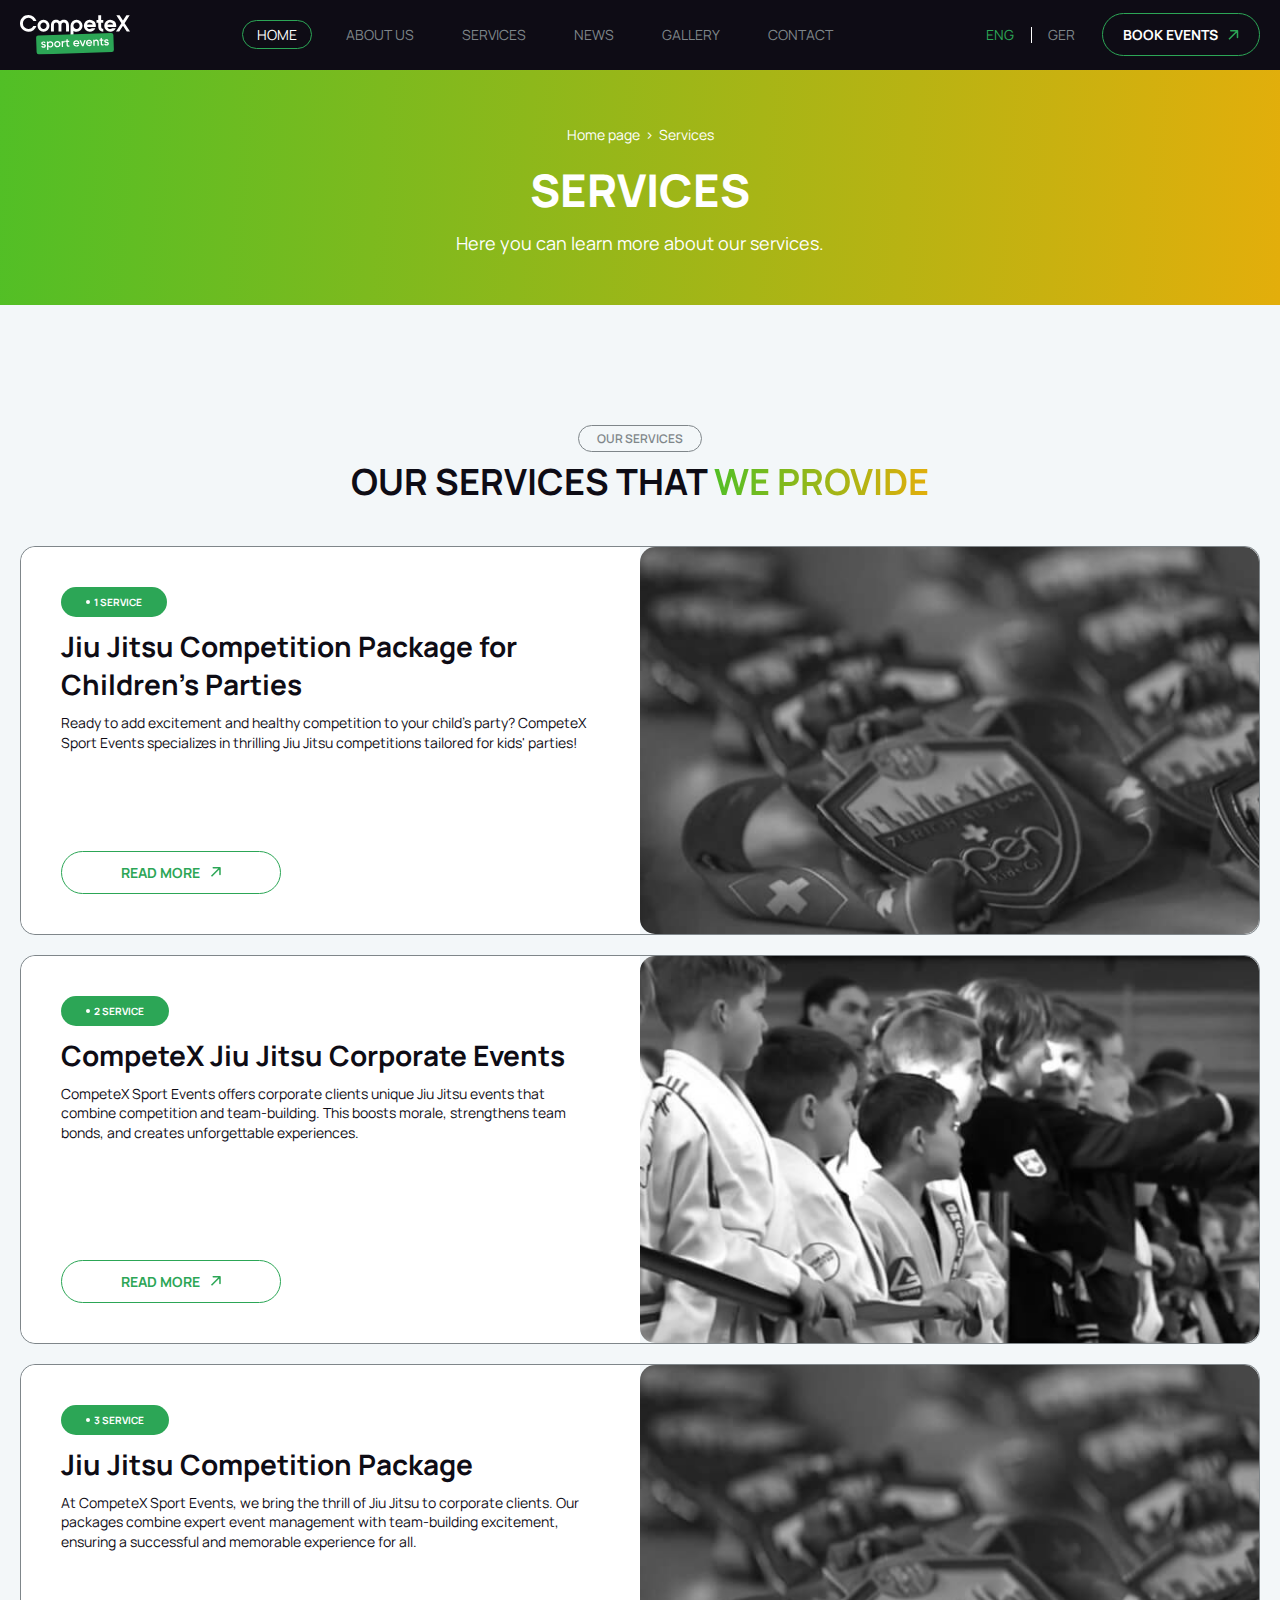
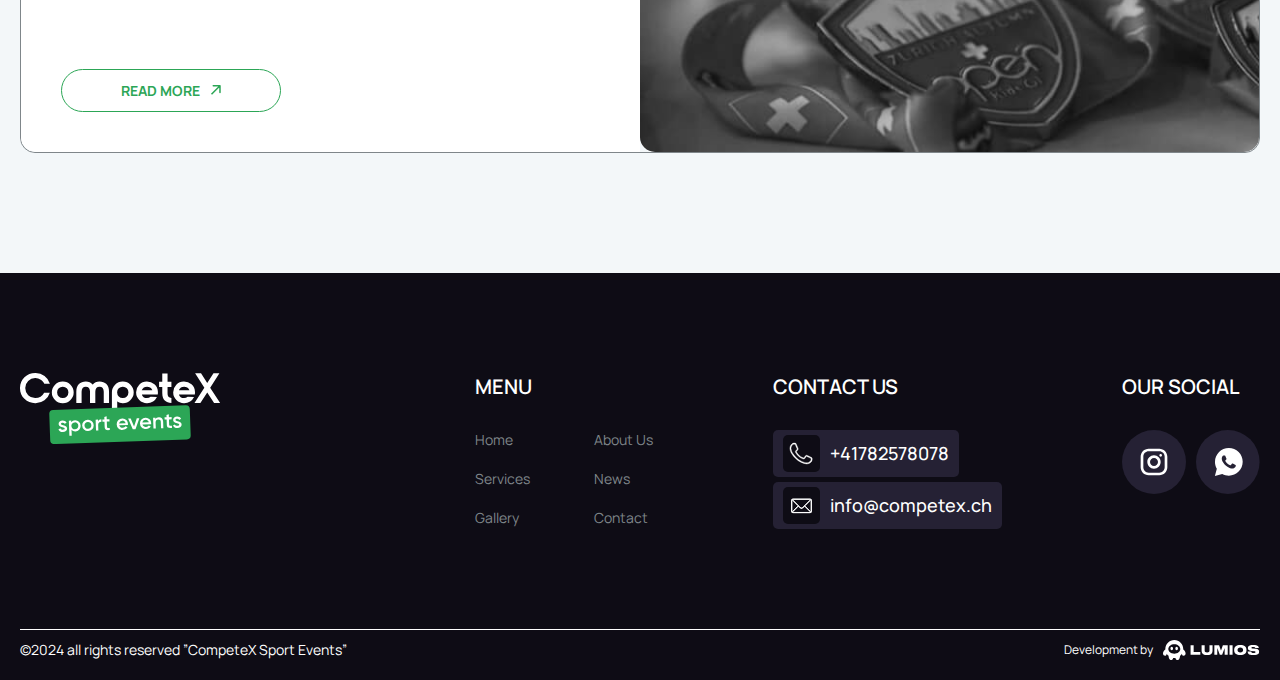
<file: services.html>
<!DOCTYPE html>
<html lang="en">
  <head>
    <meta charset="UTF-8" />
    <meta name="viewport" content="width=device-width, initial-scale=1.0" />
    <link rel="stylesheet" href="./assets/style/swiper.css" />
    <link rel="stylesheet" href="./assets/style/style.css" />
    <title>Document</title>
  </head>
  <body>
    <header class="header">
      <div class="container">
        <div class="header__container">
          <a href="./index.html" class="logo">
            <img src="./assets/images/logo.svg" alt="CompeteX" />
          </a>
          <nav>
            <ul class="menu">
              <li class="current_page_item"><a href="./index.html">Home</a></li>
              <li><a href="./about.html">About Us</a></li>
              <li><a href="./services.html">Services</a></li>
              <li><a href="./news.html">News</a></li>
              <li><a href="./gallery.html">Gallery</a></li>
              <li><a href="./contact.html">Contact</a></li>
              <li>
                <div class="header__book">
                  <div class="switch__btns">
                    <button class="switch__btn active">ENG</button>

                    <button class="switch__btn">GER</button>
                  </div>
                  <a href="" class="btn">book events
					<svg xmlns="http://www.w3.org/2000/svg" width="11" height="10" viewBox="0 0 11 10" fill="none">
						<path d="M10.2353 0.756907C10.2353 0.342693 9.89949 0.00690642 9.48528 0.00690657L2.73528 0.00690615C2.32107 0.00690615 1.98528 0.342692 1.98528 0.756906C1.98528 1.17112 2.32107 1.50691 2.73528 1.50691H8.73528V7.50691C8.73528 7.92112 9.07107 8.25691 9.48528 8.25691C9.8995 8.25691 10.2353 7.92112 10.2353 7.50691L10.2353 0.756907ZM1.53033 9.77252L10.0156 1.28724L8.95495 0.226576L0.46967 8.71186L1.53033 9.77252Z" fill="#2CA656"/>
						</svg>
				  </a>
                </div>
              </li>
            </ul>
          </nav>
          <div class="header__book">
            <div class="switch__btns">
              <button class="switch__btn active">ENG</button>

              <button class="switch__btn">GER</button>
            </div>
            <a href="" class="btn">book events
				<svg xmlns="http://www.w3.org/2000/svg" width="11" height="10" viewBox="0 0 11 10" fill="none">
					<path d="M10.2353 0.756907C10.2353 0.342693 9.89949 0.00690642 9.48528 0.00690657L2.73528 0.00690615C2.32107 0.00690615 1.98528 0.342692 1.98528 0.756906C1.98528 1.17112 2.32107 1.50691 2.73528 1.50691H8.73528V7.50691C8.73528 7.92112 9.07107 8.25691 9.48528 8.25691C9.8995 8.25691 10.2353 7.92112 10.2353 7.50691L10.2353 0.756907ZM1.53033 9.77252L10.0156 1.28724L8.95495 0.226576L0.46967 8.71186L1.53033 9.77252Z" fill="#2CA656"/>
				</svg>
			</a>
          </div>
          <div class="burgerBtn">
            <span class="btn-menu-line btn-menu-line1"></span>
            <span class="btn-menu-line btn-menu-line3"></span>
          </div>
        </div>
      </div>
    </header>
    <main>
		<section class=" hero mb-m">
			<div class="container">
			<div class="hero__container">
				<div class="breadcrumbs text-regular-s">
					  <div class="breadcrumbs__wrap">
						<a href="./index.html">Home page</a>
						<span> > </span>
						<span>Services</span>
					  </div>
				  </div>
			  <div class="hero__top">
					<h1>services</h1>
				  <p>
					Here you can learn more about our services.
				  </p>
				</div>
			  </div>
			</div>
		  </section>
		  <section class="services mb-m">
			<div class="container">
			  <div class="services__container">
				<div class="services__title title">
				  <div>our services</div>
				  <h2>our services that <span>we provide</span></h2>
				</div>
				<div class="services__wrap">
					<div class="services__item">
					  <div class="services__item_content">
						<div class="service_count green">1 service</div>
						<h3>Jiu Jitsu Competition Package for Children's Parties</h3>
						<p>Ready to add excitement and healthy competition to your child's party? CompeteX Sport Events specializes in thrilling Jiu Jitsu competitions tailored for kids' parties!</p>
						<a href="./service-page.html" class="btn">read more
						  <svg xmlns="http://www.w3.org/2000/svg" width="11" height="10" viewBox="0 0 11 10" fill="none">
							  <path d="M10.7353 0.757395C10.7353 0.343181 10.3995 0.0073947 9.98528 0.00739485L3.23528 0.00739443C2.82107 0.00739443 2.48528 0.343181 2.48528 0.757395C2.48528 1.17161 2.82107 1.50739 3.23528 1.50739H9.23528V7.50739C9.23528 7.92161 9.57107 8.25739 9.98528 8.25739C10.3995 8.25739 10.7353 7.92161 10.7353 7.50739L10.7353 0.757395ZM2.03033 9.77301L10.5156 1.28772L9.45495 0.227064L0.96967 8.71235L2.03033 9.77301Z" fill="#2CA656"/>
							  </svg>
						</a>
					  </div>
					  <div class="services__item_img">
						<img
						  src="./assets/images/services-img1.jpg"
						  alt="Jiu Jitsu Competition Package for Children's Parties"
						/>
					  </div>
					</div>
					<div class="services__item">
					  <div class="services__item_content">
						<div class="service_count green">2 service</div>
						<h3>CompeteX Jiu Jitsu Corporate Events</h3>
						<p>CompeteX Sport Events offers corporate clients unique Jiu Jitsu events that combine competition and team-building. This boosts morale, strengthens team bonds, and creates unforgettable experiences.</p>
						<a href="./service-page.html" class="btn">read more
						  <svg xmlns="http://www.w3.org/2000/svg" width="11" height="10" viewBox="0 0 11 10" fill="none">
							  <path d="M10.7353 0.757395C10.7353 0.343181 10.3995 0.0073947 9.98528 0.00739485L3.23528 0.00739443C2.82107 0.00739443 2.48528 0.343181 2.48528 0.757395C2.48528 1.17161 2.82107 1.50739 3.23528 1.50739H9.23528V7.50739C9.23528 7.92161 9.57107 8.25739 9.98528 8.25739C10.3995 8.25739 10.7353 7.92161 10.7353 7.50739L10.7353 0.757395ZM2.03033 9.77301L10.5156 1.28772L9.45495 0.227064L0.96967 8.71235L2.03033 9.77301Z" fill="#2CA656"/>
							  </svg>
						</a>
					  </div>
					  <div class="services__item_img">
						<img
						  src="./assets/images/services-img2.jpg"
						  alt="CompeteX Jiu Jitsu Corporate Events"
						/>
					  </div>
					</div>
					<div class="services__item">
					  <div class="services__item_content">
						<div class="service_count green">3 service</div>
						<h3>Jiu Jitsu Competition Package</h3>
						<p>At CompeteX Sport Events, we bring the thrill of Jiu Jitsu to corporate clients. Our packages combine expert event management with team-building excitement, ensuring a successful and memorable experience for all.</p>
						<a href="./service-page.html" class="btn">read more
						  <svg xmlns="http://www.w3.org/2000/svg" width="11" height="10" viewBox="0 0 11 10" fill="none">
							  <path d="M10.7353 0.757395C10.7353 0.343181 10.3995 0.0073947 9.98528 0.00739485L3.23528 0.00739443C2.82107 0.00739443 2.48528 0.343181 2.48528 0.757395C2.48528 1.17161 2.82107 1.50739 3.23528 1.50739H9.23528V7.50739C9.23528 7.92161 9.57107 8.25739 9.98528 8.25739C10.3995 8.25739 10.7353 7.92161 10.7353 7.50739L10.7353 0.757395ZM2.03033 9.77301L10.5156 1.28772L9.45495 0.227064L0.96967 8.71235L2.03033 9.77301Z" fill="#2CA656"/>
							  </svg>
						</a>
					  </div>
					  <div class="services__item_img">
						<img
						  src="./assets/images/services-img1.jpg"
						  alt="Jiu Jitsu Competition Package"
						/>
					  </div>
					</div>
				  </div>
			  </div>
			</div>
		  </section>
</main>
<footer class="footer">
  <div class="container">
	<div class="footer__container">
	  <a href="./index.html" class="logo">
		<img src="./assets/images/logo.svg" alt="CompeteX" />
	  </a>
	  <div class="footer__info">
		<div class="footer__nav">
		  <div>MENU</div>
		  <ul class="menu">
			<li><a href="./index.html">Home</a></li>
			<li><a href="./about.html">About Us</a></li>
			<li><a href="./services.html">Services</a></li>
			<li><a href="./news.html">News</a></li>
			<li><a href="./gallery.html">Gallery</a></li>
			<li><a href="./contact.html">Contact</a></li>
		  </ul>
		</div>

		<div class="footer__contact">
		  <div>CONTACT US</div>
		  <a href="tel:+41782578078">
			<svg
			  xmlns="http://www.w3.org/2000/svg"
			  width="37"
			  height="37"
			  viewBox="0 0 37 37"
			  fill="none"
			>
			  <rect width="37" height="37" rx="5" fill="#0e0c15" />
			  <path
				d="M29.0752 23.0139C28.8277 22.6505 28.4649 22.3811 28.0454 22.2495L27.8543 22.1645C27.1323 21.8036 24.7223 20.6144 24.2233 20.434C23.5303 20.1179 22.7103 20.3684 22.3123 21.0179L21.9938 21.4638C21.6629 21.9275 21.3086 22.374 20.9321 22.8015C20.8366 22.8793 20.7205 22.9277 20.5981 22.9409C20.4756 22.9541 20.3519 22.9315 20.242 22.8758L20.0509 22.8015C18.6261 22.2366 17.3165 21.4162 16.1864 20.3809C15.1281 19.3962 14.21 18.2709 13.4578 17.0366L13.3835 16.9304C13.2774 16.7181 13.288 16.6862 13.5322 16.3996C13.7764 16.1129 13.8082 16.0917 13.9462 15.9536C14.0842 15.8156 14.201 15.6988 14.3497 15.5183L14.562 15.2848C14.7497 15.0703 14.9069 14.8309 15.0292 14.5735C15.1323 14.3497 15.1794 14.1043 15.1665 13.8583C15.1535 13.6123 15.0809 13.3731 14.9549 13.1614L14.6045 12.3121C14.2223 11.399 13.6596 9.97638 13.3624 9.29687C12.9165 8.3095 12.513 8.129 11.7486 8.09714H11.1434C10.7328 8.07795 10.3225 8.14031 9.9362 8.28063C9.54987 8.42095 9.19518 8.63645 8.89262 8.91466L8.79707 9.01021C8.1913 9.61006 7.71412 10.3271 7.39467 11.1175C7.07521 11.9078 6.92018 12.7551 6.93903 13.6074C7.10428 15.6891 7.87981 17.676 9.16858 19.3192L9.24288 19.436C10.7293 21.6231 13.8931 25.5619 18.3097 27.3987C20.0175 28.2406 21.869 28.7521 23.7668 28.9062C24.1489 28.9048 24.5298 28.8621 24.9028 28.7788C26.4741 28.4285 28.3108 27.3243 28.8204 25.891C29.2254 24.9877 29.3151 23.9744 29.0752 23.0139ZM27.8224 25.5301C27.4827 26.1065 27.022 26.6024 26.4722 26.9836C25.9223 27.3649 25.2963 27.6224 24.6374 27.7384C23.8624 27.8976 22.8113 28.1206 18.6707 26.4113C14.5301 24.7019 11.4937 20.9223 10.071 18.8415L9.96484 18.6822C8.84211 17.2111 8.1609 15.451 8.00071 13.6074C7.982 12.883 8.11389 12.1627 8.38802 11.492C8.66215 10.8213 9.07255 10.2148 9.59324 9.71098L9.67819 9.61542C10.0895 9.2783 10.6123 9.10781 11.1433 9.13766H11.7166C12.1307 9.13766 12.1519 9.13766 12.3961 9.70038C12.6403 10.2631 13.2561 11.8238 13.6277 12.6943L14.0099 13.618C14.1585 13.8834 14.1267 14.0215 14.0842 14.1276C13.9985 14.3086 13.8877 14.4766 13.7551 14.6266L13.5958 14.8283L13.2561 15.1893C13.0968 15.3485 12.9482 15.5078 12.7783 15.7095C12.3012 16.163 12.204 16.8874 12.5447 17.4507L12.6297 17.5887C13.4324 18.911 14.411 20.1182 15.5387 21.1772C16.7595 22.2911 18.1735 23.1726 19.7111 23.7783L19.9022 23.8527C20.2113 23.993 20.5557 24.0357 20.8897 23.9749C21.2236 23.9142 21.531 23.753 21.7708 23.5129C22.1495 23.0504 22.5039 22.5684 22.8325 22.069L23.151 21.6231C23.1777 21.5623 23.217 21.5079 23.2664 21.4635C23.3158 21.4191 23.3741 21.3857 23.4374 21.3656C23.5007 21.3455 23.5675 21.3391 23.6335 21.3469C23.6994 21.3547 23.763 21.3765 23.8199 21.4108C24.1596 21.5382 25.8371 22.345 27.3659 23.0988L27.5676 23.1944C27.7551 23.2719 27.9362 23.3642 28.109 23.4704C28.1784 24.17 28.0802 24.876 27.8224 25.5301Z"
				fill="white"
				stroke="white"
				stroke-width="0.4"
			  />
			</svg>
			+41782578078
		  </a>
		  <a href="mailto:info@competex.ch">
			<svg
			  xmlns="http://www.w3.org/2000/svg"
			  width="37"
			  height="37"
			  viewBox="0 0 37 37"
			  fill="none"
			>
			  <rect width="37" height="37" rx="5" fill="#0E0C15" />
			  <path
				d="M27.1503 13.135L27.9186 12.3641C27.9753 12.4106 28.028 12.4617 28.0764 12.5168L27.3326 13.2629L22.0862 18.5264L21.7344 18.8794L22.0862 19.2324L27.3326 24.4959L28.0764 25.242C28.0281 25.2971 27.9753 25.3482 27.9186 25.3947L27.1503 24.6238L21.9336 19.3902L21.5795 19.0349L21.2254 19.3902L19.4821 21.1391C19.4821 21.1391 19.4821 21.1391 19.4821 21.1391C18.9633 21.6595 18.0369 21.6597 17.5179 21.1391L15.7747 19.3901L15.4206 19.0349L15.0664 19.3901L9.84973 24.6238L9.0814 25.3947C9.02474 25.3482 8.97196 25.2971 8.92364 25.242L9.66736 24.4959L14.9138 19.2324L15.2656 18.8794L14.9138 18.5264L9.66736 13.2629L8.92361 12.5168C8.97193 12.4617 9.02471 12.4106 9.08137 12.3641L9.84973 13.135L17.6734 20.9841L18.0275 20.6311L17.6734 20.9841C17.9061 21.2176 18.2212 21.3106 18.5001 21.3105C18.779 21.3105 19.094 21.2175 19.3266 20.9841L19.3266 20.9841L27.1503 13.135ZM27.077 12.0625C27.3461 12.0625 27.5973 12.1433 27.8072 12.282H26.7961H10.2039H9.19268C9.40261 12.1433 9.65378 12.0625 9.92297 12.0625H27.077ZM28.1868 13.6159V12.6614C28.3254 12.871 28.4062 13.1221 28.4062 13.3917V24.3671C28.4062 24.6367 28.3254 24.8878 28.1868 25.0975V24.1429V13.6159ZM26.7961 25.4768H27.8073C27.5974 25.6155 27.3462 25.6963 27.077 25.6963H9.92297C9.65388 25.6963 9.40271 25.6155 9.19276 25.4768H10.2039H26.7961ZM8.81323 25.0974C8.67463 24.8878 8.59375 24.6367 8.59375 24.3671V13.3917C8.59375 13.1221 8.67462 12.871 8.81323 12.6613V13.6159V24.1429V25.0974Z"
				fill="white"
				stroke="white"
			  />
			</svg>
			info@competex.ch
		  </a>
		</div>
		<div class="footer__social">
		  <div>OUR SOCIAL</div>
		  <div class="socials">
			<a href="#">
			  <svg
				xmlns="http://www.w3.org/2000/svg"
				width="48"
				height="48"
				viewBox="0 0 48 48"
				fill="none"
			  >
				<ellipse cx="24" cy="24" rx="24" ry="24" fill="#252134" />
				<path
				  fill-rule="evenodd"
				  clip-rule="evenodd"
				  d="M28 16H20C17.7909 16 16 17.7909 16 20V28C16 30.2091 17.7909 32 20 32H28C30.2091 32 32 30.2091 32 28V20C32 17.7909 30.2091 16 28 16ZM20 14C16.6863 14 14 16.6863 14 20V28C14 31.3137 16.6863 34 20 34H28C31.3137 34 34 31.3137 34 28V20C34 16.6863 31.3137 14 28 14H20Z"
				  fill="white"
				/>
				<path
				  d="M29.002 19.9998C29.5543 19.9998 30.002 19.552 30.002 18.9998C30.002 18.4475 29.5543 17.9998 29.002 17.9998C28.4497 17.9998 28.002 18.4475 28.002 18.9998C28.002 19.552 28.4497 19.9998 29.002 19.9998Z"
				  fill="white"
				/>
				<path
				  fill-rule="evenodd"
				  clip-rule="evenodd"
				  d="M29 23.999C29 26.7604 26.7614 28.999 24 28.999C21.2386 28.999 19 26.7604 19 23.999C19 21.2376 21.2386 18.999 24 18.999C26.7614 18.999 29 21.2376 29 23.999ZM27 23.999C27 25.6559 25.6569 26.999 24 26.999C22.3431 26.999 21 25.6559 21 23.999C21 22.3421 22.3431 20.999 24 20.999C25.6569 20.999 27 22.3421 27 23.999Z"
				  fill="white"
				/>
			  </svg>
			</a>
			<a href="#">
			  <svg
				xmlns="http://www.w3.org/2000/svg"
				width="48"
				height="48"
				viewBox="0 0 48 48"
				fill="none"
			  >
				<ellipse
				  cx="23.8481"
				  cy="24"
				  rx="23.8481"
				  ry="24"
				  fill="#252134"
				/>
				<path
				  d="M31.9735 16.5625C30.0104 14.5937 27.3929 13.5 24.63 13.5C18.8861 13.5 14.2329 18.1667 14.2329 23.9271C14.2329 25.75 14.7418 27.5729 15.6143 29.1041L14.1602 34.5L19.6859 33.0416C21.2128 33.8437 22.8851 34.2812 24.63 34.2812C30.3739 34.2812 35.0272 29.6146 35.0272 23.8542C34.9545 21.1562 33.9366 18.5312 31.9735 16.5625ZM29.6469 27.6458C29.4287 28.2291 28.4108 28.8125 27.9019 28.8854C27.4656 28.9583 26.884 28.9583 26.3023 28.8125C25.9388 28.6666 25.4298 28.5208 24.8482 28.2292C22.2307 27.1354 20.5584 24.5104 20.413 24.2917C20.2676 24.1458 19.3224 22.9062 19.3224 21.5937C19.3224 20.2812 19.9768 19.6979 20.1949 19.4062C20.413 19.1146 20.7038 19.1146 20.922 19.1146C21.0674 19.1146 21.2855 19.1146 21.4309 19.1146C21.5763 19.1146 21.7944 19.0417 22.0126 19.5521C22.2307 20.0625 22.7396 21.375 22.8124 21.4479C22.8851 21.5937 22.8851 21.7396 22.8124 21.8854C22.7396 22.0312 22.6669 22.1771 22.5215 22.3229C22.3761 22.4687 22.2307 22.6875 22.158 22.7604C22.0126 22.9062 21.8672 23.0521 22.0126 23.2708C22.158 23.5625 22.6669 24.3646 23.4667 25.0937C24.4846 25.9687 25.2844 26.2604 25.5752 26.4062C25.8661 26.5521 26.0115 26.4792 26.1569 26.3333C26.3023 26.1875 26.8113 25.6042 26.9567 25.3125C27.1021 25.0208 27.3202 25.0937 27.5383 25.1667C27.7565 25.2396 29.0652 25.8958 29.2833 26.0417C29.5742 26.1875 29.7196 26.2604 29.7923 26.3333C29.865 26.5521 29.865 27.0625 29.6469 27.6458Z"
				  fill="white"
				/>
			  </svg>
			</a>
		  </div>
		</div>
	  </div>
	</div>
	<div class="footer__copy">
	  <p>©2024 all rights reserved ”CompeteX Sport Events”</p>
	  <div class="lumious">
		<span>Development by</span>
		<img src="./assets/images/lumios.svg" alt="Lumios" />
	  </div>
	</div>
  </div>
</footer>
<script src="./assets/js/swiper.js"></script>
<script src="./assets/js/script.js"></script>
</body>
</html>
</file>
<file: assets/style/style.css>
/* reset */
*,
*::before,
*::after {
  box-sizing: border-box;
}

ul[class],
ol[class] {
  padding: 0;
}

body,
h1,
h2,
h3,
h4,
p,
ul[class],
ol[class],
li,
figure,
figcaption,
blockquote,
dl,
dd {
  margin: 0;
  margin-block-start: 0;
  margin-block-end: 0;
  margin-inline-start: 0px;
  margin-inline-end: 0px;
}

ul[class],
ol[class] {
  list-style: none;
}

ul {
  list-style: none;
  margin: 0;
  padding: 0;
}

a:not([class]) {
  -webkit-text-decoration-skip: ink;
          text-decoration-skip-ink: auto;
}

img {
  max-width: 100%;
  display: block;
}

input,
button,
textarea,
select {
  font: inherit;
}

a {
  width: -moz-fit-content;
  width: fit-content;
  text-decoration: none;
  cursor: pointer;
  color: inherit;
}

button {
  cursor: pointer;
  border: 1px solid transparent;
}

/* H3 */
/* p (#2) */
/* p (#6) */
/* p (#5) */
@font-face {
  font-family: "Manrope";
  src: url(../fonts/Manrope-Regular.ttf);
  font-weight: 400;
}
@font-face {
  font-family: "Manrope";
  src: url(../fonts/Manrope-Medium.ttf);
  font-weight: 500;
}
@font-face {
  font-family: "Manrope";
  src: url(../fonts/Manrope-SemiBold.ttf);
  font-weight: 600;
}
@font-face {
  font-family: "Manrope";
  src: url(../fonts/Manrope-Bold.ttf);
  font-weight: 700;
}
@font-face {
  font-family: "Manrope";
  src: url(../fonts/Manrope-ExtraBold.ttf);
  font-weight: 800;
}
body {
  font-family: "Manrope";
  font-size: 14px;
  font-weight: 400;
  color: #0e0c15;
  background: #f3f7f9;
}
body:has(.error) {
  background-color: #0e0c15;
}

@media screen and (max-width: 1023px) {
  main {
    margin-top: 77px;
  }
}

.container {
  max-width: 1340px;
  width: 100%;
  margin: 0 auto;
  padding: 0 20px;
}

h1 {
  font-size: 45px;
  font-style: normal;
  font-weight: 800;
  line-height: normal;
  text-transform: uppercase;
  text-wrap: balance;
}
h1 span {
  text-transform: none;
  font: inherit;
}
@media screen and (max-width: 767px) {
  h1 {
    font-size: 34px;
  }
}

h2 {
  font-size: 36px;
  font-style: normal;
  font-weight: 700;
  line-height: normal;
  text-transform: uppercase;
}
h2 span {
  font: inherit;
  background: linear-gradient(94deg, #51bf26 0%, #e3ae0b 100%);
  background-clip: text;
  -webkit-background-clip: text;
  -webkit-text-fill-color: transparent;
}
@media screen and (max-width: 767px) {
  h2 {
    font-size: 28px;
  }
}

h3 {
  font-size: 28px;
  font-style: normal;
  font-weight: 700;
  line-height: normal;
}
@media screen and (max-width: 767px) {
  h3 {
    font-size: 24px;
  }
}

.title {
  display: flex;
  flex-direction: column;
  gap: 5px;
}
.title div {
  border-radius: 50px;
  border: 1px solid #7f868a;
  max-width: -moz-fit-content;
  max-width: fit-content;
  padding: 4px 18px;
  font-size: 12px;
  font-style: normal;
  font-weight: 600;
  line-height: normal;
  text-transform: uppercase;
  color: #7f868a;
}

.btn {
  display: flex;
  gap: 10px;
  border: 1px solid #2ca656;
  background-color: #fff;
  padding: 11px 24px;
  padding: 11px 20px;
  align-items: center;
  justify-content: center;
  color: #2ca656;
  max-width: -moz-fit-content;
  max-width: fit-content;
  width: 100%;
  border-radius: 50px;
  text-align: center;
  transition: 0.3s linear;
  text-transform: uppercase;
  font-weight: 700;
  line-height: normal;
  position: relative;
}
.btn:hover {
  color: #fff;
  background-color: #2ca656;
}
.btn:hover svg path {
  fill: #fff;
}

.green-btn {
  display: flex;
  gap: 10px;
  border: 1px solid #2ca656;
  padding: 11px 20px;
  align-items: center;
  justify-content: center;
  max-width: 100%;
  width: 100%;
  border-radius: 50px;
  text-align: center;
  transition: 0.3s linear;
  text-transform: uppercase;
  font-weight: 700;
  line-height: normal;
  position: relative;
  color: #fff;
  background-color: #2ca656;
}
.green-btn:hover {
  color: #2ca656;
  background-color: #fff;
}
.green-btn:hover svg path {
  fill: #2ca656;
}

.mb-m {
  margin-bottom: 120px;
}
@media screen and (max-width: 767px) {
  .mb-m {
    margin-bottom: 60px;
  }
}

.menu {
  color: #7f868a;
}
.menu li {
  width: -moz-fit-content;
  width: fit-content;
}
.menu li a {
  transition: 0.3s ease;
}
.menu li a:hover {
  color: #2ca656;
}

.scrolling__title {
  width: 49%;
  position: sticky;
  top: 150px;
  height: 100%;
}
@media screen and (max-width: 1023px) {
  .scrolling__title {
    top: 0;
    position: static;
    width: 100%;
  }
}
.scrolling__title h2 {
  text-wrap: balance;
}

.scrolling_item {
  display: flex;
  justify-content: space-between;
  align-items: center;
  gap: 64px;
  width: 100%;
  padding: 60px;
  position: sticky;
  background-color: #fff;
  transition: all 0.4s ease-in-out 0s;
  min-height: 228px;
  height: 100%;
  border-radius: 15px;
  border: 0.5px solid #7f868a;
}
.scrolling_item:not(:first-of-type) {
  margin-top: -10px;
}
@media screen and (min-width: 1200px) {
  .scrolling_item {
    gap: 144px;
  }
}
@media screen and (max-width: 767px) {
  .scrolling_item {
    padding: 30px 20px;
    gap: 54px;
  }
}
@media screen and (max-width: 550px) {
  .scrolling_item {
    gap: 34px;
  }
}

.scrolling {
  width: 100%;
}

.scrolling_item-count {
  max-width: 100px;
  max-height: 100px;
  width: 100%;
  height: 100%;
  display: flex;
  justify-content: center;
  align-items: center;
  position: relative;
  border-radius: 50%;
  background-color: #2ca656;
  color: #fff;
  font-size: 32px;
  font-style: normal;
  font-weight: 500;
  line-height: normal;
  text-transform: uppercase;
  aspect-ratio: 100/100;
}
.scrolling_item-count:after {
  content: "";
  position: absolute;
  right: -34px;
  width: 1px;
  height: 97%;
  top: calc(50% - 50px);
  top: 0;
  background-color: #7f868a;
}
@media screen and (min-width: 1200px) {
  .scrolling_item-count:after {
    right: -64px;
  }
}
@media screen and (max-width: 1023px) {
  .scrolling_item-count:after {
    right: -64px;
  }
}
@media screen and (max-width: 767px) {
  .scrolling_item-count:after {
    right: -34px;
  }
}
@media screen and (max-width: 550px) {
  .scrolling_item-count:after {
    right: -20px;
  }
}
@media screen and (max-width: 767px) {
  .scrolling_item-count {
    max-width: 85px;
  }
}
@media screen and (max-width: 550px) {
  .scrolling_item-count {
    max-width: 65px;
    font-size: 26px;
  }
}

.scrolling_item-content {
  width: 70%;
  display: flex;
  justify-content: center;
  flex-direction: column;
}
.scrolling_item-content h3 {
  margin-bottom: 10px;
}
.scrolling_item-content p:not(:last-child) {
  margin-bottom: 10px;
}

.contact__wrap {
  display: flex;
  align-items: start;
  flex-direction: column;
  gap: 20px;
  padding: 20px 0px 20px 50px;
}

.social__wrap {
  display: flex;
  align-items: center;
  gap: 10px;
}
.social__wrap a {
  max-width: 64px;
  max-height: 64px;
  border-radius: 50%;
}
.social__wrap a svg {
  max-width: 100%;
  max-height: 100%;
  width: 100%;
  height: 100%;
}

.breadcrumbs {
  padding: 5px 0;
  margin-bottom: 10px;
}
.breadcrumbs__wrap {
  display: flex;
  align-items: center;
  justify-content: center;
  gap: 5px;
  flex-wrap: wrap;
}
.breadcrumbs a {
  cursor: pointer;
  color: linear-gradient(90deg, #51bf26 58%, #e3ae0b 86.78%);
}

.double__img-item {
  display: flex;
  justify-content: space-between;
  border-radius: 203px;
  border: 0.5px solid #4b4b4b;
  background: #fff;
  margin: 0 auto;
  max-width: 65%;
  width: 100%;
}
.double__img-item:nth-of-type(odd) {
  flex-direction: row;
}
.double__img-item:nth-of-type(even) {
  flex-direction: row-reverse;
}
@media screen and (max-width: 1023px) and (min-width: 768px) {
  .double__img-item:nth-of-type(even) {
    margin-left: 0;
  }
}
@media screen and (max-width: 767px) {
  .double__img-item:nth-of-type(even) {
    flex-direction: column;
    border-radius: 0;
    border: none;
    background-color: transparent;
    align-items: center;
  }
}
.double__img-item:nth-of-type(even) .double__img-item-images img:nth-child(1) {
  left: 0;
}
@media screen and (max-width: 767px) {
  .double__img-item:nth-of-type(even) .double__img-item-images {
    margin-right: auto;
    margin-left: 0;
  }
}
.double__img-item:nth-of-type(even) .double__img_content {
  padding: 40px 40px 40px 100px;
}
@media screen and (max-width: 767px) {
  .double__img-item:nth-of-type(even) .double__img_content {
    width: 100%;
    padding: 40px;
    background-color: #fff;
    border-radius: 500px;
    border: 0.5px solid #7f868a;
  }
}
@media screen and (max-width: 550px) {
  .double__img-item:nth-of-type(even) .double__img_content {
    border-radius: 30px;
  }
}
@media screen and (min-width: 1200px) {
  .double__img-item {
    max-width: 69.2%;
  }
}
@media screen and (max-width: 1023px) and (min-width: 768px) {
  .double__img-item {
    margin-right: 0;
    max-width: 80%;
  }
}
@media screen and (max-width: 767px) {
  .double__img-item {
    flex-direction: column;
    border-radius: 0;
    border: none;
    background-color: transparent;
    align-items: center;
    max-width: 100%;
  }
  .double__img-item:nth-of-type(odd), .double__img-item:nth-of-type(even) {
    flex-direction: column;
    border-radius: 0;
    border: none;
    background-color: transparent;
    align-items: center;
    max-width: 100%;
  }
}

.double__img-item-images {
  display: flex;
  position: relative;
}
.double__img-item-images img {
  border-radius: 50%;
  border: 1px solid #fff;
  z-index: 0;
  max-width: 330px;
  width: 100%;
  height: 100%;
  aspect-ratio: 1/1;
  -o-object-fit: cover;
     object-fit: cover;
  filter: grayscale(100%);
}
.double__img-item-images img:nth-child(1) {
  position: absolute;
  top: 0;
  left: -60%;
  left: 0;
  filter: grayscale(0%);
  z-index: 1;
}
@media screen and (max-width: 767px) {
  .double__img-item-images img {
    max-width: 150px;
    aspect-ratio: 1/1;
    height: auto;
  }
}
@media screen and (max-width: 767px) {
  .double__img-item-images {
    max-width: 150px;
    aspect-ratio: 1/1;
    height: -moz-fit-content;
    height: fit-content;
    align-items: center;
    margin-bottom: 20px;
    margin-left: auto;
  }
}

.double__img_content {
  width: 59%;
  display: flex;
  flex-direction: column;
  padding: 40px 100px 40px 40px;
  justify-content: center;
}
@media screen and (max-width: 767px) {
  .double__img_content {
    width: 100%;
    padding: 40px;
    background-color: #fff;
    border-radius: 500px;
    border: 0.5px solid #7f868a;
  }
}
@media screen and (max-width: 550px) {
  .double__img_content {
    border-radius: 30px;
  }
}
.double__img_content h3 {
  text-wrap: balance;
  max-width: 330px;
}

@media screen and (max-width: 550px) {
  .faq__container h2 {
    text-wrap: balance;
  }
  .faq__container h2 span {
    margin: 5px;
    display: inline-block;
    max-width: -moz-fit-content;
    max-width: fit-content;
  }
}

.green {
  border-radius: 500px;
  background-color: #2ca656;
  color: #fff;
  font-size: 10px;
  font-style: normal;
  font-weight: 700;
  line-height: normal;
  text-transform: uppercase;
  max-width: -moz-fit-content;
  max-width: fit-content;
  padding: 8px 25px;
  display: flex;
  align-items: center;
  margin-bottom: 10px;
  transition: 0.3s ease;
}
.green:before {
  content: "";
  width: 4px;
  height: 4px;
  background-color: #fff;
  margin-right: 4px;
  display: block;
  border-radius: 50%;
}

.page-main {
  display: flex;
  gap: 40px;
}
@media screen and (max-width: 767px) {
  .page-main {
    flex-direction: column;
  }
}

.main-content {
  width: 75%;
}
@media screen and (max-width: 767px) {
  .main-content {
    width: 100%;
  }
}

.navbar {
  width: 25%;
}
@media screen and (max-width: 767px) {
  .navbar {
    width: 100%;
  }
}
.navbar h3 {
  margin-bottom: 20px;
}
.navbar .green-btn {
  max-width: 100%;
  background-color: #2ca656;
  color: #fff;
  padding: 15px;
}

.navbar__wrap {
  display: flex;
  flex-direction: column;
  gap: 10px;
  margin-bottom: 20px;
}
.navbar__wrap .news__item img {
  max-height: 200px;
}

.animated {
  animation: img-animate 0.7s linear forwards;
}

.reverse-animated {
  animation: reverse-img-animate 0.7s linear forwards;
}

@keyframes img-animate {
  0% {
    transform: translateX(0);
  }
  100% {
    transform: translateX(-60%);
  }
}
@keyframes reverse-img-animate {
  0% {
    transform: translateX(0);
  }
  100% {
    transform: translateX(60%);
  }
}
.accord {
  display: flex;
  flex-direction: column;
  margin-bottom: 40px;
  gap: 10px;
}

.accord-item {
  max-width: 100%;
  width: 100%;
  border: 1px solid #7f868a;
  background-color: #fff;
  border-radius: 10px;
  cursor: pointer;
  transition: all 0.3s linear;
}
.accord-item:nth-last-of-type(1) {
  border-bottom: 1px solid #7f868a;
}
.accord-item-top {
  max-width: 100%;
  width: 100%;
  display: flex;
  align-items: center;
  gap: 40px;
  justify-content: space-between;
  font-size: 20px;
  font-style: normal;
  font-weight: 600;
  line-height: normal;
  padding: 20px 30px;
}
@media screen and (max-width: 767px) {
  .accord-item-top {
    padding: 30px 20px;
    gap: 20px;
  }
}
@media screen and (max-width: 367px) {
  .accord-item-top {
    gap: 20px;
    word-wrap: break-word;
    overflow-wrap: break-word;
    white-space: normal;
    white-space: pre-wrap;
  }
}
.accord-item-top p {
  word-wrap: break-word;
  overflow-wrap: break-word;
  white-space: normal;
  white-space: pre-wrap;
  margin-bottom: 0;
}
@media screen and (max-width: 367px) {
  .accord-item-top p {
    overflow-wrap: anywhere;
  }
}
.accord-item-top .close {
  min-width: 30px;
  min-height: 30px;
  border-radius: 5px;
  transition: all 0.3s linear;
  background-color: #0e0c15;
  display: flex;
  align-items: center;
  justify-content: center;
}
.accord-item-top .close svg {
  transition: 0.3s linear;
  max-width: 25px;
  max-height: 25px;
}
.accord-item-bottom {
  opacity: 0;
  max-height: 0;
  overflow: hidden;
  transition: all 0.3s linear;
  padding: 0px 30px;
}
.accord-item-bottom p {
  font-size: 14px;
  font-style: normal;
  font-weight: 400;
  line-height: 140%;
  margin-bottom: 0;
}

.accord-item:hover,
.accord-item.active {
  border: 0.5px solid transparent;
  border-radius: 15px;
  background: linear-gradient(to right, white, white), linear-gradient(94deg, #51bf26 0%, #e3ae0b 100%);
  background-clip: padding-box, border-box;
  background-origin: padding-box, border-box;
}

.accord-item.active .accord-item-bottom {
  color: #0e0c15;
  opacity: 1;
  max-height: 100vh;
  overflow: visible;
  padding: 30px;
  margin-top: -30px;
  border-radius: 0 0 10px 10px;
}
@media screen and (max-width: 767px) {
  .accord-item.active .accord-item-bottom {
    padding: 20px;
  }
}
@media screen and (max-width: 367px) {
  .accord-item.active .accord-item-bottom {
    padding: 10px;
  }
}

.accord-item.active .accord-item-top svg {
  transform: rotate(45deg);
}

.move__top {
  text-align: center;
  align-items: center;
  margin-bottom: 40px;
}
.move__top h2, .move__top p {
  max-width: 79%;
}
.move__top h2 {
  margin-bottom: 10px;
}
.move__top p {
  margin-bottom: 25px;
}
.move__top p:not(:last-child) {
  margin-bottom: 10px;
}

.move__slider {
  overflow: hidden;
}

@media screen and (min-width: 1024px) {
  .moveSlider {
    margin-left: -19%;
    margin-right: -19%;
  }
}

.move-slide {
  border-radius: 30px;
  background-color: aliceblue;
  aspect-ratio: 310/410;
}
@media screen and (max-width: 767px) {
  .move-slide {
    max-height: 210px;
  }
}
.move-slide img {
  border-radius: 30px;
  aspect-ratio: 310/410;
  -o-object-fit: cover;
     object-fit: cover;
  height: 100%;
}
.move-slide.odd img {
  transform: rotate(-2deg);
}
.move-slide.even img {
  transform: rotate(2deg);
}

.header {
  background-color: #0e0c15;
  padding: 13px 0 14px 0;
}
@media screen and (max-width: 1023px) {
  .header {
    position: fixed;
    top: 0;
    left: 0;
    height: auto;
    width: 100%;
    z-index: 20;
  }
}

.header__container {
  display: flex;
  align-items: center;
  justify-content: space-between;
  gap: 40px;
  color: #fff;
}
.header__container .logo {
  max-width: 110px;
  width: 100%;
}
@media screen and (max-width: 1023px) {
  .header__container nav {
    display: flex;
    flex-direction: column;
    justify-content: center;
    width: 100%;
    height: calc(100vh - 76px);
    position: fixed;
    left: -100%;
    top: 76px;
    background-color: #0e0c15;
    transition: all 0.5s ease;
    padding: 0 20px;
  }
  .open .header__container nav {
    left: 0;
    align-items: center;
    gap: 30px;
    top: 76px;
    height: calc(100vh - 76px);
    overflow: hidden;
    overflow-y: auto;
    z-index: 50;
  }
}
.header__container nav .menu {
  display: flex;
  align-items: center;
  text-transform: uppercase;
}
@media screen and (min-width: 1200px) {
  .header__container nav .menu {
    gap: 20px;
  }
}
@media screen and (max-width: 1023px) {
  .header__container nav .menu {
    flex-direction: column;
    gap: 20px;
    align-items: center;
    justify-content: center;
  }
}
.header__container nav .menu .header__book {
  display: none;
}
@media screen and (max-width: 1023px) {
  .header__container nav .menu .header__book {
    display: flex;
    flex-direction: column;
    margin-top: 20px;
  }
  .header__container nav .menu .header__book .btn {
    display: flex;
    max-width: 100%;
  }
}
.header__container nav .menu li {
  padding: 4px 14px;
}
.header__container nav .menu li:has(.header__book) {
  padding: 0;
}
@media screen and (max-width: 1023px) {
  .header__container nav .menu li {
    font-size: 18px;
  }
}
.header__container nav .menu li.current_page_item {
  border-radius: 500px;
  border: 1px solid #2ca656;
  color: #fff;
}

.header__book {
  display: flex;
  gap: 20px;
  align-items: center;
}
@media screen and (max-width: 1023px) {
  .header__book {
    display: none;
  }
}
.header__book .btn {
  color: inherit;
  max-width: 163px;
  width: 100%;
  background-color: transparent;
}
.header__book .btn:hover {
  color: #fff;
  background-color: #2ca656;
}
.header__book .btn:hover svg path {
  fill: #fff;
}

.switch__btns {
  display: flex;
  gap: 20px;
  align-items: center;
  position: relative;
}
.switch__btns::after {
  content: "";
  position: absolute;
  top: calc(50% - 8px);
  left: 50%;
  height: 16px;
  width: 1px;
  background-color: #fff;
}

.switch__btn {
  background-color: transparent;
  color: #7f868a;
  transition: 0.3s ease;
}
.switch__btn.active {
  color: #2ca656;
}
.switch__btn:hover {
  color: #2ca656;
}

.burgerBtn {
  display: none;
}
@media screen and (max-width: 1023px) {
  .burgerBtn {
    display: block;
    width: 50px;
    height: 50px;
    border: 1px solid #2ca656;
    background-color: transparent;
    cursor: pointer;
    position: relative;
    right: 0;
    border-radius: 50%;
  }
  .burgerBtn .btn-menu-line {
    width: 28px;
    height: 2px;
    position: absolute;
    left: 10px;
    background-color: #2ca656;
    transition: cubic-bezier(0.175, 0.885, 0.32, 1.275) 0.5s;
  }
  .burgerBtn .btn-menu-line1 {
    top: 17px;
  }
  .burgerBtn .btn-menu-line3 {
    bottom: 15px;
  }
  .open .burgerBtn .btn-menu-line1 {
    transform: rotate(45deg) translate(5px, 5px) scale(1.15) rotate(92deg);
  }
  .open .burgerBtn .btn-menu-line2 {
    opacity: 0;
  }
  .open .burgerBtn .btn-menu-line3 {
    transform: rotate(310deg) translate(5px, -5px) scale(1.15) rotate(-86deg);
  }
}

.footer {
  background-color: #0e0c15;
  color: #fff;
}

.footer__container {
  display: flex;
  padding: 100px 0;
  gap: 40px;
}
@media screen and (max-width: 980px) {
  .footer__container {
    flex-direction: column;
  }
}
.footer__container .logo {
  margin-right: auto;
  max-width: 200px;
  width: 100%;
}
@media screen and (max-width: 980px) {
  .footer__container .logo {
    margin: 0 auto;
  }
}
.footer__container .logo img {
  width: 100%;
}

.footer__info {
  display: flex;
  align-items: start;
  justify-content: space-between;
  gap: 40px;
}
@media screen and (min-width: 1200px) {
  .footer__info {
    gap: 120px;
  }
}
@media screen and (max-width: 767px) {
  .footer__info {
    flex-direction: column;
  }
}

.footer__nav {
  display: flex;
  flex-direction: column;
  gap: 30px;
}
.footer__nav .menu {
  display: grid;
  grid-template-columns: repeat(2, 1fr);
  gap: 20px 60px;
}
.footer__nav .menu a {
  transition: 0.3s ease;
}
.footer__nav .menu a:hover {
  color: #2ca656;
}

.footer__nav div,
.footer__contact div,
.footer__social div {
  font-size: 20px;
  font-style: normal;
  font-weight: 600;
  line-height: normal;
}

.footer__contact {
  display: flex;
  flex-direction: column;
}
.footer__contact div {
  margin-bottom: 30px;
}
.footer__contact a {
  padding: 5px 10px;
  background-color: #252134;
  display: flex;
  align-items: center;
  gap: 10px;
  border-radius: 5px;
  transition: 0.3s ease;
  font-size: 18px;
  font-style: normal;
  font-weight: 500;
  line-height: normal;
}
.footer__contact a:not(:last-child) {
  margin-bottom: 5px;
}
.footer__contact a:hover svg rect {
  fill: #2ca656;
}
.footer__contact a svg {
  width: 37px;
  height: 37px;
  transition: 0.3s ease;
}
.footer__contact a svg rect {
  transition: inherit;
}

.footer__social {
  display: flex;
  flex-direction: column;
}
.footer__social div:not([class]) {
  margin-bottom: 30px;
  width: 100%;
}
.footer__social .socials {
  display: flex;
  gap: 10px;
  width: 100%;
}
.footer__social .socials a {
  max-width: 64px;
  max-height: 64px;
  width: 100%;
  height: 100%;
}
.footer__social .socials a:hover svg ellipse {
  fill: #2ca656;
}
.footer__social .socials a svg {
  width: 64px;
  height: 64px;
  transition: 0.3s ease;
}
.footer__social .socials a svg ellipse {
  transition: inherit;
}

.footer__copy {
  display: flex;
  align-items: center;
  justify-content: space-between;
  padding: 10px 0 20px 0;
  position: relative;
  gap: 10px;
  border-top: 1px solid #fff;
}
@media screen and (max-width: 1023px) {
  .footer__copy {
    text-align: center;
    flex-direction: column-reverse;
  }
}

.lumious {
  display: flex;
  align-items: center;
  gap: 10px;
  max-width: 270px;
  font-size: 12px;
}

.hero {
  background: linear-gradient(94deg, #51bf26 0%, #e3ae0b 100%);
  color: #fff;
}

.hero__container {
  padding: 50px 0;
}
.main .hero__container {
  padding: 0;
}

.hero__top {
  text-align: center;
  position: relative;
}
.hero__top h1 {
  margin-bottom: 10px;
}
.hero__top p {
  font-size: 18px;
  font-style: normal;
  font-weight: 400;
  line-height: normal;
}
.main .hero__top {
  padding: 66px 0 127px 0;
}
.main .hero__top:after {
  position: absolute;
  content: "";
  width: 100%;
  height: 100%;
  top: 0;
  left: 0;
  background: url(../images/circle.svg) center center/contain no-repeat;
}

.hero-link {
  position: absolute;
  top: 50%;
  left: 50%;
  transform: translate(-50%, 50%);
  max-width: 150px;
  max-height: 150px;
  width: 100%;
  height: 100%;
  padding: 15px;
  background-color: #0e0c15;
  color: #fff;
  border: 1px solid #2ca656;
  font-size: 16px;
  font-style: normal;
  font-weight: 600;
  line-height: normal;
  border-radius: 50%;
  display: flex;
  align-items: center;
  justify-content: center;
  transition: 0.3s ease-in;
  z-index: 1;
}
@media screen and (max-width: 767px) {
  .hero-link {
    top: 50%;
  }
}
@media screen and (max-width: 550px) {
  .hero-link {
    top: 55%;
  }
}
@media screen and (max-width: 480px) {
  .hero-link .hero-link {
    top: 62%;
  }
}
@media screen and (max-width: 367px) {
  .hero-link {
    top: 70%;
  }
}
.hero-link:after {
  content: "";
  position: absolute;
  top: 0;
  left: 0px;
  border: 0px solid #2ca656;
  border-radius: 50%;
  transition: 0.3s ease;
  width: 100%;
  height: 100%;
  animation: heroAnimation 2s linear infinite;
}
@media screen and (min-width: 1200px) {
  .hero-link {
    max-width: 180px;
    max-height: 180px;
    padding: 30px;
  }
}
.hero-link:hover {
  background-color: #2ca656;
}
.hero-link:hover::after {
  top: 10px;
  left: 10px;
  width: calc(100% - 20px);
  height: calc(100% - 20px);
  border: 1.5px solid #2ca656;
}

.main .hero__bottom {
  max-height: 400px;
  height: 100%;
}
@media screen and (max-width: 1023px) {
  .main .hero__bottom {
    min-height: 360px;
  }
}
.main .hero__bottom img {
  -o-object-fit: cover;
     object-fit: cover;
  aspect-ratio: 1440/400;
  max-height: 400px;
  width: 100%;
  -o-object-position: 100% 35%;
     object-position: 100% 35%;
}
@media screen and (max-width: 1023px) {
  .main .hero__bottom img {
    min-height: 360px;
  }
}

@keyframes heroAnimation {
  0% {
    top: 0;
    left: 0px;
    width: 100%;
    height: 100%;
    border: 0px solid #2ca656;
  }
  50% {
    top: 10px;
    left: 10px;
    width: calc(100% - 20px);
    height: calc(100% - 20px);
    border: 1.5px solid #2ca656;
  }
  100% {
    top: 0;
    left: 0px;
    width: 100%;
    height: 100%;
    border: 0px solid #2ca656;
  }
}
.advantages__container {
  display: flex;
  flex-direction: row;
  gap: 20px;
  position: relative;
  align-items: start;
}
@media screen and (max-width: 1023px) {
  .advantages__container {
    flex-direction: column;
  }
}

.about__container {
  display: flex;
  align-content: stretch;
  gap: 40px;
}
@media screen and (max-width: 1023px) {
  .about__container {
    flex-direction: column;
  }
}

.about__img {
  width: 40%;
  height: auto;
  border-radius: 30px;
}
@media screen and (max-width: 1023px) {
  .about__img {
    width: 100%;
    max-height: 100%;
    aspect-ratio: 1/0.5;
  }
}
.about__img img {
  height: 100%;
  max-width: 100%;
  -o-object-fit: cover;
     object-fit: cover;
  border-radius: inherit;
  aspect-ratio: 1/0.5;
}

.about__content {
  width: 59%;
}
@media screen and (max-width: 1023px) {
  .about__content {
    width: 100%;
  }
}

.about__title {
  margin-bottom: 30px;
  text-wrap: balance;
}

.about__text {
  padding: 40px 70px;
  border: 1px solid #7f868a;
  border-radius: 20px;
}
@media screen and (max-width: 550px) {
  .about__text {
    padding: 20px 41px;
  }
}
.about__text p {
  margin-bottom: 20px;
  position: relative;
  font-size: 16px;
  font-style: normal;
  font-weight: 400;
  line-height: 140%;
}
.about__text p:nth-last-of-type(1) {
  margin-bottom: 0;
}
.about__text p:nth-of-type(1):before, .about__text p:nth-of-type(1):after {
  content: "";
  position: absolute;
  top: 0;
  width: 20px;
  height: 20px;
  background: url("../images/quotation.svg") center center/cover no-repeat;
}
.about__text p:nth-of-type(1):before {
  left: -30px;
}
.about__text p:nth-of-type(1)::after {
  right: -30px;
  transform: scale(-1, 1);
}

.services__title {
  margin-bottom: 40px;
  align-items: center;
  text-wrap: balance;
}
@media screen and (max-width: 767px) {
  .services__title {
    align-items: flex-start;
  }
}

.services__wrap {
  display: flex;
  flex-direction: column;
  gap: 20px;
}

.services__item {
  display: flex;
  justify-content: space-between;
  border: 0.5px solid #7f868a;
  border-radius: 15px;
}
@media screen and (max-width: 1023px) {
  .services__item {
    flex-direction: column;
  }
}

.services__item_content {
  width: 50%;
  padding: 40px;
  border-radius: 15px 0 0 15px;
  background-color: #fff;
  height: auto;
  flex-grow: 1;
  display: flex;
  flex-direction: column;
}
@media screen and (max-width: 1023px) {
  .services__item_content {
    width: 100%;
  }
}
@media screen and (max-width: 550px) {
  .services__item_content {
    padding: 20px;
  }
}
.services__item_content h3 {
  margin-bottom: 10px;
}
.services__item_content p {
  font-size: 14px;
  font-style: normal;
  font-weight: 400;
  line-height: 140%;
  margin-bottom: 10px;
}
@media screen and (max-width: 1023px) {
  .services__item_content p {
    margin-bottom: 20px;
  }
}
.services__item_content .btn {
  max-width: 220px;
  margin-top: auto;
  justify-content: center;
}

.services__item_img {
  border-radius: 15px;
  width: 50%;
  height: auto;
  flex-grow: 1;
}
@media screen and (max-width: 1023px) {
  .services__item_img {
    width: 100%;
    aspect-ratio: 640/400;
  }
}
.services__item_img img {
  border-radius: inherit;
  aspect-ratio: 640/400;
  height: 100%;
  -o-object-fit: cover;
     object-fit: cover;
  filter: grayscale(100%);
}

.mission__title {
  align-items: center;
  margin-bottom: 40px;
}

.mission__items {
  display: flex;
  flex-direction: column;
  gap: 40px;
}

.gallery__container .btn {
  margin: 0 auto;
  max-width: 179px;
}

.gallery__title {
  align-items: center;
  margin-bottom: 40px;
}

.gallery__container_btns {
  display: flex;
  gap: 10px;
  overflow: hidden;
}
@media screen and (max-width: 767px) {
  .gallery__container_btns {
    overflow-x: auto;
  }
}

.gallery__container_btns-btn {
  display: flex;
  align-items: center;
  justify-content: center;
  padding: 15px 40px;
  border: 1px solid #2ca656;
  color: #2ca656;
  background-color: #fff;
  font-size: 16px;
  font-style: normal;
  font-weight: 600;
  line-height: normal;
  border-radius: 500px;
  margin-bottom: 40px;
  cursor: pointer;
  transition: 0.3s ease;
}
.gallery__container_btns-btn.active-tab {
  background-color: #2ca656;
  color: #fff;
}
@media screen and (max-width: 767px) {
  .gallery__container_btns-btn {
    white-space: nowrap;
  }
}
.gallery__container_btns-btn:hover {
  background-color: #2ca656;
  color: #fff;
}

.gallery__images {
  display: flex;
  gap: 10px;
  flex-wrap: wrap;
  margin-bottom: 40px;
}
.gallery__images img {
  -o-object-fit: cover;
     object-fit: cover;
  aspect-ratio: 1/1;
  max-height: 400px;
  border-radius: 15px;
  width: 100%;
}
@media screen and (min-width: 1024px) {
  .gallery__images img:nth-child(n+2) {
    width: calc(25% - 10px);
  }
  .gallery__images img:nth-child(5n+1) {
    width: calc(50% - 10px);
  }
}
@media screen and (max-width: 1023px) {
  .gallery__images img {
    max-height: 100%;
  }
}
@media screen and (max-width: 1023px) and (min-width: 767px) {
  .gallery__images img:nth-child(3n+1) {
    width: 100%;
  }
  .gallery__images img:nth-child(3n+2), .gallery__images img:nth-child(3n+3) {
    width: calc(50% - 10px);
  }
}

.news__container .btn {
  margin: 0 auto;
}

.news__title {
  align-items: center;
  margin-bottom: 40px;
}

.news__item {
  height: auto;
  transition: 0.3s linear;
  display: flex;
  flex-direction: column;
  align-self: stretch;
}

.news__item:hover > .news__item_bottom {
  color: #fff;
  background-color: #2ca656;
  border-color: transparent;
}
.news__item:hover > .news__item_bottom .news__more {
  color: #fff;
}

.news__link {
  display: flex;
  align-items: center;
  justify-content: center;
  border-radius: 10px;
  max-height: 275px;
  width: 100%;
  height: 100%;
}
.news__link img {
  border-radius: 10px;
  width: 100%;
  -o-object-fit: cover;
     object-fit: cover;
  height: 100%;
  max-height: 275px;
  object-fit: cover;
  -o-object-position: 100% 20%;
     object-position: 100% 20%;
}
@media screen and (max-width: 550px) {
  .news__link img {
    max-height: 180px;
  }
}

.news__item_bottom {
  padding: 20px 30px;
  border-radius: 10px;
  border: 0.5px solid #7f868a;
  background: #fff;
  cursor: pointer;
  flex-grow: 1;
  transition: 0.3s linear;
}
.news__item_bottom p {
  margin-bottom: 15px;
  font-size: 16px;
  font-style: normal;
  font-weight: 600;
  line-height: normal;
}

.news__date {
  margin-bottom: 5px;
  font-size: 14px;
  font-style: normal;
  font-weight: 400;
  line-height: normal;
}

.news__more {
  color: #2ca656;
  transition: 0.3s linear;
  text-decoration: underline;
  font-size: 14px;
  font-style: normal;
  font-weight: 400;
  line-height: normal;
  margin-top: auto;
}
.news__more:hover {
  text-decoration: none;
}

.news__wrap {
  display: grid;
  grid-template-columns: repeat(3, 1fr);
  gap: 20px;
  margin-bottom: 40px;
}
@media screen and (max-width: 1023px) {
  .news__wrap {
    grid-template-columns: repeat(2, 1fr);
  }
}
@media screen and (max-width: 767px) {
  .news__wrap {
    display: flex;
    flex-direction: column;
  }
}

.faq__container {
  display: flex;
}
@media screen and (max-width: 1023px) {
  .faq__container {
    flex-direction: column;
  }
}

.faq__title {
  width: 49%;
}
@media screen and (max-width: 1023px) {
  .faq__title {
    width: 100%;
    margin-bottom: 40px;
  }
}

.faq__accord {
  width: 100%;
}

.achievements__title {
  margin-bottom: 40px;
  align-items: center;
}

.achievements__items {
  display: flex;
  flex-direction: column;
}

.achievements__item {
  display: flex;
  align-items: center;
  justify-content: space-between;
  padding: 40px 40px 40px 60px;
  border-radius: 30px;
  border: 1px solid #0e0c15;
  position: relative;
  z-index: 1;
  gap: 10px;
}
@media screen and (max-width: 767px) {
  .achievements__item {
    flex-direction: column;
    gap: 20px;
    padding: 20px;
  }
}
.achievements__item p {
  width: 38%;
  font-size: 16px;
  font-style: normal;
  font-weight: 400;
  line-height: 140%;
}
@media screen and (max-width: 767px) {
  .achievements__item p {
    width: 100%;
  }
}
.achievements__item:nth-of-type(even) {
  background-color: #fff;
}
.achievements__item:nth-of-type(odd) {
  color: #fff;
}
.achievements__item:nth-of-type(odd) .achievements__count div {
  background-color: #fff;
  color: #0e0c15;
}
.achievements__item:nth-of-type(odd):after {
  content: "";
  position: absolute;
  top: 0;
  left: 0;
  width: 100%;
  height: 100%;
  background: #131313;
  opacity: 0.85;
  z-index: -1;
  border-radius: inherit;
}
.achievements__item:nth-of-type(4n+1) {
  background: url(../images/services-img1.jpg) center center/cover no-repeat;
}
.achievements__item:nth-of-type(4n+3) {
  background: url(../images/services-img2.jpg) center center/cover no-repeat;
}

.achievements__count {
  display: flex;
  gap: 30px;
  align-items: center;
  width: 60%;
  z-index: 1;
}
@media screen and (max-width: 767px) {
  .achievements__count {
    width: 100%;
  }
}
.achievements__count div {
  background-color: #0e0c15;
  color: #fff;
  max-width: 64px;
  max-height: 64px;
  padding: 20px;
  width: 100%;
  height: 100%;
  display: flex;
  align-items: center;
  justify-content: center;
  font-size: 18px;
  font-style: normal;
  font-weight: 500;
  line-height: normal;
  border-radius: 50%;
}

.vision__title {
  margin-bottom: 40px;
  align-items: center;
}

.vision__row {
  display: flex;
  flex-wrap: wrap;
  gap: 40px;
  align-content: stretch;
  margin-bottom: 40px;
}
@media screen and (min-width: 768px) {
  .vision__row:nth-of-type(even) {
    flex-direction: row-reverse;
  }
  .vision__row:nth-of-type(even) .vision__arrow img {
    transform: scale(-1, 1);
  }
}
@media screen and (max-width: 767px) {
  .vision__row {
    flex-direction: column;
    align-items: center;
  }
}

.vision__item {
  display: flex;
  flex-direction: column;
  padding: 40px;
  background-color: #fff;
  border-radius: 30px;
  border: 1px solid #7f868a;
  width: calc(50% - 20px);
  height: auto;
  gap: 30px;
}
@media screen and (max-width: 1023px) {
  .vision__item {
    width: calc(66.6666666667% - 20px);
  }
}
@media screen and (max-width: 767px) {
  .vision__item {
    padding: 20px;
    width: 100%;
  }
}
.vision__item img {
  max-height: 240px;
  border-radius: 120px;
  -o-object-fit: cover;
     object-fit: cover;
  height: 100%;
  aspect-ratio: 1/0.5;
  filter: grayscale(100%);
  -o-object-position: 100% 25%;
     object-position: 100% 25%;
}
.vision__item .vision__item_content {
  display: flex;
  flex-direction: column;
  align-items: center;
  gap: 15px;
}
.vision__item .vision__item_content .green {
  font-size: 20px;
  font-style: normal;
  font-weight: 600;
  line-height: normal;
  text-transform: capitalize;
}
.vision__item .vision__item_content p {
  width: 80%;
  position: relative;
  font-size: 16px;
  font-style: normal;
  font-weight: 400;
  line-height: 140%;
}
.vision__item .vision__item_content p:nth-of-type(1):before, .vision__item .vision__item_content p:nth-of-type(1):after {
  content: "";
  position: absolute;
  top: 0;
  width: 20px;
  height: 20px;
  background: url("../images/quotation.svg") center center/cover no-repeat;
}
.vision__item .vision__item_content p:nth-of-type(1):before {
  left: -30px;
}
.vision__item .vision__item_content p:nth-of-type(1)::after {
  right: -30px;
  transform: scale(-1, 1);
}

.vision__arrow {
  width: calc(50% - 20px);
  display: flex;
  align-items: center;
  justify-content: center;
}
@media screen and (max-width: 1023px) {
  .vision__arrow {
    width: calc(33.3333333333% - 20px);
  }
}
@media screen and (max-width: 767px) {
  .vision__arrow {
    width: 100%;
    max-width: 280px;
    max-height: 280px;
  }
}
.vision__arrow img {
  max-width: 300px;
  max-height: 300px;
  width: 100%;
  height: 100%;
}

.who__container {
  display: flex;
  flex-direction: row;
  gap: 20px;
  position: relative;
  align-items: start;
}
@media screen and (max-width: 1023px) {
  .who__container {
    flex-direction: column;
  }
}

.events {
  padding: 120px 0;
  background-color: #fff;
  border-bottom: 1px solid #7f868a;
}
@media screen and (max-width: 767px) {
  .events {
    padding: 60px 0;
  }
}

.events__container {
  display: flex;
  gap: 60px;
}
@media screen and (max-width: 1023px) {
  .events__container {
    flex-direction: column;
  }
}

.events__images {
  display: flex;
  align-items: center;
  justify-content: start;
  width: calc(50% - 30px);
  position: relative;
}
@media screen and (max-width: 1023px) {
  .events__images {
    width: 100%;
  }
}
.events__images img {
  border-radius: 50%;
  max-width: 62%;
  width: 100%;
  aspect-ratio: 1/1;
}
@media screen and (max-width: 1023px) {
  .events__images img {
    max-width: 50%;
  }
}
.events__images img:nth-child(2) {
  border: 10px solid #fff;
  z-index: 1;
  position: relative;
  margin-left: -30%;
  box-sizing: content-box;
}
@media screen and (max-width: 550px) {
  .events__images img:nth-child(2) {
    border-width: 5px;
  }
}
.events__images img:nth-child(1) {
  z-index: 0;
  filter: grayscale(100%);
}

.events__content {
  height: auto;
  display: flex;
  width: calc(50% - 30px);
  flex-direction: column;
  height: auto;
}
@media screen and (max-width: 1023px) {
  .events__content {
    width: 100%;
  }
}
.events__content h2 {
  text-wrap: balance;
  margin-bottom: 10px;
}
.events__content p {
  margin-bottom: 10px;
  font-size: 14px;
  font-style: normal;
  font-weight: 400;
  line-height: 140%;
}
.events__content p:nth-last-of-type(1) {
  margin-bottom: 30px;
}
.events__content .btn {
  max-width: 220px;
  align-items: center;
}

.benefits__container {
  display: flex;
  flex-direction: row;
  gap: 20px;
  position: relative;
  align-items: start;
}
@media screen and (max-width: 1023px) {
  .benefits__container {
    flex-direction: column;
  }
}

.benefits__scrolling_item {
  justify-content: center;
  padding: 0;
  gap: 0;
  min-height: 230px;
  height: auto;
  align-items: normal;
}
@media screen and (max-width: 767px) {
  .benefits__scrolling_item {
    flex-direction: column;
  }
}

.benefits__item_title {
  display: flex;
  flex-direction: column;
  justify-content: space-between;
  padding: 40px;
  border-radius: 15px 0 0 15px;
  background: linear-gradient(94deg, #51bf26 0%, #e3ae0b 100%);
  flex-grow: 1;
  height: auto;
  color: #fff;
  gap: 20px;
  width: 48%;
}
@media screen and (max-width: 767px) {
  .benefits__item_title {
    width: 100%;
    border-radius: 15px 15px 0 0;
  }
}
@media screen and (max-width: 367px) {
  .benefits__item_title {
    padding: 30px;
  }
}
.benefits__item_title span {
  padding: 4px 20px;
  color: #2ca656;
  background-color: #fff;
  font-size: 12px;
  font-style: normal;
  font-weight: 600;
  line-height: normal;
  text-transform: uppercase;
  width: -moz-fit-content;
  width: fit-content;
  border-radius: 500px;
}

.benefits__item-content {
  align-items: center;
  padding: 40px;
}
@media screen and (max-width: 767px) {
  .benefits__item-content {
    width: 100%;
    border-radius: 15px 15px 0 0;
  }
}
.benefits__item-content p {
  max-width: 385px;
  position: relative;
}
@media screen and (max-width: 767px) {
  .benefits__item-content p {
    max-width: 100%;
  }
}
.benefits__item-content p::after, .benefits__item-content p:before {
  content: "";
  width: 20px;
  height: 20px;
  display: block;
  position: absolute;
}
.benefits__item-content p::after {
  right: -20px;
  bottom: -30px;
  transform: scale(-1);
  background: url(../images/quotation.svg) center center/cover no-repeat;
}
.benefits__item-content p::before {
  background: url(../images/quotation.svg) center center/cover no-repeat;
  top: -30px;
  left: -20px;
}

.feature__title {
  align-items: center;
  margin-bottom: 60px;
}

.feature__item {
  padding: 80px;
  border: 1px solid #7f868a;
  border-radius: 30px;
  display: flex;
  flex-direction: column;
  position: relative;
  background-color: #fff;
}
@media screen and (max-width: 767px) {
  .feature__item {
    padding: 40px;
  }
}
@media screen and (max-width: 550px) {
  .feature__item {
    padding: 40px 20px;
  }
}
.feature__item .green {
  position: absolute;
  top: -17px;
  left: calc(50% - 35px);
  font-size: 20px;
}
.feature__item .green:before {
  display: none;
}

.feature__item_title {
  padding-bottom: 20px;
  border-bottom: 1px solid #7f868a;
}

.feature__item_content {
  display: flex;
  padding-top: 20px;
  justify-content: space-between;
  align-items: center;
  gap: 10px;
}
@media screen and (max-width: 550px) {
  .feature__item_content {
    flex-direction: column;
    gap: 20px;
  }
}

.feature__item_images {
  display: flex;
  width: 25%;
  position: relative;
  align-items: center;
}
@media screen and (max-width: 550px) {
  .feature__item_images {
    justify-content: center;
  }
}
.feature__item_images img {
  border-radius: 50%;
  max-width: 100px;
  aspect-ratio: 1/1;
  height: 100%;
  -o-object-fit: cover;
     object-fit: cover;
  -o-object-position: 50% 100%;
     object-position: 50% 100%;
  width: 100%;
}
@media screen and (max-width: 550px) {
  .feature__item_images img {
    max-width: 100px;
    min-width: 85px;
  }
}
.feature__item_images img:nth-of-type(1) {
  filter: grayscale(100%);
}
.feature__item_images img:nth-of-type(2) {
  margin-left: -10%;
  z-index: 1;
  border: 5px solid #fff;
  border-right: none;
  box-sizing: content-box;
}
@media screen and (max-width: 767px) {
  .feature__item_images img:nth-of-type(2) {
    margin-left: -25%;
  }
}

.feature__item_text {
  width: 50%;
  font-size: 20px;
  font-style: normal;
  font-weight: 400;
  line-height: normal;
  color: #000;
}
@media screen and (max-width: 550px) {
  .feature__item_text {
    font-size: 18px;
  }
}
@media screen and (max-width: 550px) {
  .feature__item_text {
    width: 100%;
  }
}

.contact__map {
  position: relative;
  border-radius: 40px;
  margin-bottom: 20px;
}
@media screen and (max-width: 1023px) {
  .contact__map {
    display: flex;
    flex-direction: column;
    gap: 20px;
  }
}
.contact__map iframe {
  border-radius: 40px;
  width: 100%;
  height: 100%;
  aspect-ratio: 1/0.38;
}
@media screen and (max-width: 1023px) {
  .contact__map iframe {
    aspect-ratio: 1/0.5;
  }
}
@media screen and (max-width: 767px) {
  .contact__map iframe {
    aspect-ratio: 1;
  }
}
.contact__map .contact__item {
  width: 42%;
}
@media screen and (max-width: 1023px) {
  .contact__map .contact__item {
    width: 100%;
  }
}

.contact__map-address {
  position: absolute;
  bottom: 30px;
  left: 30px;
}
@media screen and (max-width: 1023px) {
  .contact__map-address {
    position: relative;
    bottom: 0;
    left: 0;
    max-width: 100%;
    width: 100%;
  }
}
.contact__map-address span {
  display: flex;
  align-items: center;
  justify-content: center;
  width: 100%;
  padding: 10px 20px;
  border-radius: 10px;
  border: 1px solid #0e0c15;
  font-size: 20px;
  font-style: normal;
  font-weight: 600;
  line-height: normal;
}

.contact__item {
  padding: 30px;
  border: 0.5px solid #7f868a;
  border-radius: 20px;
  background-color: #fff;
  flex-direction: column;
  display: flex;
  gap: 40px;
  width: calc(33.3333333333% - 5px);
}
@media screen and (min-width: 1200px) {
  .contact__item {
    padding: 40px;
  }
}
@media screen and (max-width: 1023px) {
  .contact__item {
    width: 100%;
  }
}
@media screen and (max-width: 767px) {
  .contact__item {
    padding: 20px;
  }
}

.contact__item_title {
  padding-bottom: 10px;
  border-bottom: 0.5px solid #7F868A;
}

.contact__items {
  gap: 20px;
  display: flex;
}
@media screen and (max-width: 1023px) {
  .contact__items {
    flex-direction: column;
  }
}

.contact__item_info {
  display: flex;
  align-items: center;
  justify-content: start;
  width: 100%;
}
.contact__item_info svg {
  min-width: 30px;
  min-height: 30px;
  flex-grow: 1;
  width: 100%;
  flex-grow: 1;
  aspect-ratio: 1/1;
  height: 100%;
  max-width: 48px;
  max-height: 48px;
}
.contact__item_info svg ellipse, .contact__item_info svg rect {
  transition: 0.3s ease;
}
.contact__item_info .phone {
  display: flex;
  align-items: center;
  justify-content: center;
  padding: 10px 20px;
  border-radius: 10px;
  width: -moz-fit-content;
  width: fit-content;
  height: 100%;
  border: 1px solid #0e0c15;
  font-size: 20px;
  font-style: normal;
  font-weight: 600;
  line-height: normal;
}
@media screen and (max-width: 1100px) {
  .contact__item_info .phone {
    font-size: 19px;
    padding: 10px;
  }
}
.contact__item_info a:not([class]) {
  display: flex;
  align-items: center;
  justify-content: space-between;
  border-radius: 500px;
  border: 1px solid #0e0c15;
  padding-right: 10px;
  width: calc(50% - 5px);
  max-width: 135px;
  transition: 0.3s ease;
  gap: 5px;
  height: 100%;
  font-size: 14px;
  font-style: normal;
  font-weight: 400;
  line-height: 140%;
}
@media screen and (min-width: 1200px) {
  .contact__item_info a:not([class]) {
    padding-right: 20px;
    max-width: 100%;
  }
}
.contact__item_info a:not([class]):first-child {
  margin-right: 10px;
}
.contact__item_info a:not([class]) svg {
  min-width: 30px;
}
@media screen and (min-width: 1200px) {
  .contact__item_info a:not([class]) svg {
    min-width: -moz-fit-content;
    min-width: fit-content;
  }
}
.contact__item_info a:not([class]):hover {
  border-color: #2ca656;
}
.contact__item_info a:not([class]):hover svg ellipse {
  fill: #2ca656;
}

.contact__item_info:hover > svg rect {
  fill: #2ca656;
}

.contact__item_info:hover > a {
  border-color: #2ca656;
}

.book__container {
  display: flex;
  gap: 40px;
}
@media screen and (max-width: 767px) {
  .book__container {
    flex-direction: column;
  }
}
@media screen and (max-width: 550px) {
  .book__container {
    gap: 20px;
  }
}
.book__container form {
  display: flex;
  flex-wrap: wrap;
  gap: 20px 25px;
  padding: 60px;
  background-color: #fff;
  border: 0.5px solid #7f868a;
  border-radius: 20px;
}
@media screen and (max-width: 767px) {
  .book__container form {
    width: 100%;
    padding: 40px;
  }
}
@media screen and (max-width: 550px) {
  .book__container form {
    padding: 30px;
  }
}
.book__container form .input-wrap {
  position: relative;
  width: calc(50% - 15px);
}
.book__container form .input-wrap:has(textarea) {
  width: 100%;
}
@media screen and (max-width: 1023px) {
  .book__container form .input-wrap {
    width: 100%;
  }
}
.book__container form .input-wrap input, .book__container form .input-wrap select, .book__container form .input-wrap textarea {
  display: flex;
  width: 100%;
  padding: 18px;
  align-items: flex-start;
  gap: 10px;
  flex-shrink: 0;
  border-radius: 500px;
  border: 1px solid #7f868a;
  background: #F3F7F9;
  color: #0e0c15;
  cursor: pointer;
  outline: none;
}
.book__container form .input-wrap input::-moz-placeholder, .book__container form .input-wrap select::-moz-placeholder, .book__container form .input-wrap textarea::-moz-placeholder {
  font-size: 14px;
  font-style: normal;
  font-weight: 400;
  line-height: normal;
  color: #0e0c15;
}
.book__container form .input-wrap input::placeholder, .book__container form .input-wrap select::placeholder, .book__container form .input-wrap textarea::placeholder {
  font-size: 14px;
  font-style: normal;
  font-weight: 400;
  line-height: normal;
  color: #0e0c15;
}
.book__container form .input-wrap input:focus-within, .book__container form .input-wrap select:focus-within, .book__container form .input-wrap textarea:focus-within {
  border-color: #2ca656;
}
.book__container form .input-wrap input:focus-within::-moz-placeholder, .book__container form .input-wrap select:focus-within::-moz-placeholder, .book__container form .input-wrap textarea:focus-within::-moz-placeholder {
  color: #2ca656;
  transform: translateY(-15px);
}
.book__container form .input-wrap input:focus-within::placeholder, .book__container form .input-wrap select:focus-within::placeholder, .book__container form .input-wrap textarea:focus-within::placeholder {
  color: #2ca656;
  transform: translateY(-15px);
}
.book__container form .input-wrap textarea {
  border-radius: 20px;
  min-height: 180px;
  resize: none;
  width: 100%;
  margin-bottom: 20px;
}
.book__container form .input-wrap label {
  position: absolute;
  top: 0;
  transform: translate(0px, 80%);
  left: 18px;
  padding: 0 5px;
  color: #0e0c15;
  font-size: 16px;
  transition: top 0.3s, color 0.3s, font-size 0.3s;
}
.book__container form .input-wrap .up {
  top: -5px;
  left: 18px;
  font-size: 10px;
  font-style: normal;
  font-weight: 500;
  line-height: normal;
  color: #2ca656;
}
.book__container form .input-wrap .up input {
  border: 1px solid #2ca656;
}
.book__container form .input-wrap input:focus ~ label, .book__container form .input-wrap select:focus ~ label, .book__container form .input-wrap textarea:focus ~ label {
  top: -5px;
  left: 18px;
  font-size: 10px;
  font-style: normal;
  font-weight: 500;
  line-height: normal;
  color: #2ca656;
}
.book__container form .input-wrap .focused ~ label, .book__container form .input-wrap .focused ~ label, .book__container form .input-wrap .focused ~ label {
  top: -5px;
  left: 18px;
  font-size: 10px;
  font-style: normal;
  font-weight: 500;
  line-height: normal;
  color: #2ca656;
}
.book__container form .select-wrap {
  position: relative;
  width: 100%;
  display: flex;
  width: 100%;
}
.book__container form .select-wrap span {
  width: 100%;
}
.book__container form .select-wrap:before {
  content: "";
  width: 11px;
  height: 11px;
  position: absolute;
  right: 21px;
  top: 45%;
  z-index: 15;
  background: url(../images/vector.svg) no-repeat;
  transform: translateY(0) rotate(0);
  transition: transform 0.3s ease;
}
.book__container form .select-wrap select {
  -moz-appearance: none;
  -webkit-appearance: none;
  appearance: none;
  position: relative;
  display: flex;
  width: 100%;
  color: inherit;
  display: flex;
  padding: 18px;
  align-items: flex-start;
  gap: 10px;
  flex-shrink: 0;
  border-radius: 500px;
  border: 1px solid #7f868a;
  background: #F3F7F9;
  color: #0e0c15;
  outline: none;
  cursor: pointer;
}
.book__container form .select-wrap select option {
  font: inherit;
  display: block;
  white-space: nowrap;
  color: inherit;
}
.book__container form .select-wrap select option option:hover {
  background-color: #2ca656;
}
.book__container form .select-wrap:focus-within:before {
  transform: translateY(-50%) rotate(180deg);
}
.book__container form .submit-wrap {
  width: 100%;
  position: relative;
}
.book__container form .submit-wrap input {
  display: flex;
  width: 100%;
  padding: 18px;
  align-items: center;
  justify-content: center;
  border: 1px solid transparent;
  gap: 10px;
  flex-shrink: 0;
  border-radius: 500px;
  color: #fff;
  cursor: pointer;
  background: #2ca656;
  outline: none;
  font-size: 16px;
  font-style: normal;
  font-weight: 600;
  line-height: normal;
  transition: 0.3s ease;
}
.book__container form .submit-wrap input:hover {
  background-color: #fff;
  color: #2ca656;
  border-color: #2ca656;
}
.book__container form .submit-wrap::after {
  content: "";
  position: absolute;
  left: calc(50% + 35px);
  top: 50%;
  transform: translate(0%, -46%);
  width: 14px;
  height: 14px;
  transition: all 0.3s ease;
  background: url("../images/arrow-white-submit.svg") center center/cover no-repeat;
}
.book__container form .submit-wrap:hover:after {
  background: url("../images/arrow-white-submit-green.svg") center center/cover no-repeat;
}

.book__title {
  max-width: 420px;
  width: 100%;
}
@media screen and (max-width: 767px) {
  .book__title {
    align-items: center;
    text-align: center;
    max-width: 100%;
  }
}

.wpcf7-form-control-wrap {
  position: relative;
}

.article {
  padding: 40px;
  background-color: #fff;
  border: 0.5px solid #7f868a;
  border-radius: 20px;
}
@media screen and (max-width: 767px) {
  .article {
    padding: 20px;
  }
}
.article img {
  max-width: 100%;
  border-radius: 10px;
  width: 100%;
  aspect-ratio: 1/0.45;
  -o-object-fit: cover;
     object-fit: cover;
  -o-object-position: 100% 20%;
     object-position: 100% 20%;
  margin-bottom: 40px;
}
.article h2 {
  margin-bottom: 10px;
}
.article h3 {
  margin-bottom: 10px;
}
.article h4 {
  margin-bottom: 10px;
}
.article p {
  margin-bottom: 20px;
  font-size: 16px;
  font-style: normal;
  font-weight: 400;
  line-height: 140%;
}
.article ul {
  display: flex;
  flex-direction: column;
  gap: 10px;
  margin-bottom: 40px;
  font-size: 14px;
  font-style: normal;
  font-weight: 400;
  line-height: 140%;
}
.article ul li {
  position: relative;
  display: flex;
  gap: 10px;
  align-items: center;
  margin-left: 22px;
}
.article ul li:before {
  content: "";
  position: absolute;
  top: 50%;
  transform: translate(0, -50%);
  left: -16px;
  display: block;
  width: 12px;
  height: 12px;
  background: url(../images/list-circle.svg) center center/cover no-repeat;
}

.promo__container {
  display: flex;
  justify-content: space-between;
  padding: 70px 100px;
  border-radius: 30px;
  background-color: #2ca656;
  color: #fff;
  position: relative;
}
.promo__container::after {
  content: "";
  width: 1px;
  height: 60%;
  position: absolute;
  top: 65px;
  left: 50%;
  background-color: #fff;
}
@media screen and (max-width: 767px) {
  .promo__container {
    flex-direction: column;
    padding: 0;
  }
  .promo__container::after {
    display: none;
  }
}

.promo__title,
.promo__info {
  display: flex;
  flex-direction: column;
  gap: 30px;
  justify-content: space-between;
  width: 40.5%;
}
@media screen and (max-width: 767px) {
  .promo__title,
  .promo__info {
    width: 100%;
    padding: 40px;
  }
}
@media screen and (max-width: 550px) {
  .promo__title,
  .promo__info {
    padding: 20px;
  }
}

.promo__title {
  border-radius: 30px 30px 0 0;
}
@media screen and (max-width: 767px) {
  .promo__title {
    gap: 20px;
  }
}

.promo__images {
  display: flex;
  align-items: center;
}
.promo__images img {
  max-width: 64px;
  max-height: 64px;
  aspect-ratio: 1/1;
  border-radius: 50%;
  -o-object-fit: cover;
     object-fit: cover;
  border: 2px solid #fff;
}
.promo__images img:not(:first-child) {
  margin-left: -5%;
}

.promo__info p {
  font-size: 16px;
  font-style: normal;
  font-weight: 400;
  line-height: 140%;
}
.promo__info .btn {
  max-width: 220px;
  justify-content: center;
}
.promo__info .btn:hover {
  background-color: transparent;
  border-color: #fff;
}
@media screen and (max-width: 767px) {
  .promo__info {
    border-radius: 0 0 30px 30px;
  }
}

.error__container {
  display: flex;
  align-items: center;
  justify-content: center;
  flex-direction: column;
  color: #fff;
}
.error__container img {
  max-width: 700px;
  aspect-ratio: 1/0.8;
  -o-object-fit: cover;
     object-fit: cover;
}
.error__container .green-btn {
  max-width: 168px;
}
.error__container h2 {
  margin-bottom: 10px;
}
.error__container p {
  margin-bottom: 20px;
}

@media screen and (prefers-color-scheme: dark) {
  .accord-item-top .close {
    background-color: #7c7c7c;
  }
  .footer__contact a svg rect {
    fill: #939090;
  }
  .footer__social .socials a svg ellipse {
    fill: #939090;
  }
  .contact__item_info > svg rect {
    fill: #939090;
  }
  .contact__item_info a:not([class]) svg ellipse {
    fill: #939090;
  }
}/*# sourceMappingURL=style.css.map */
</file>
